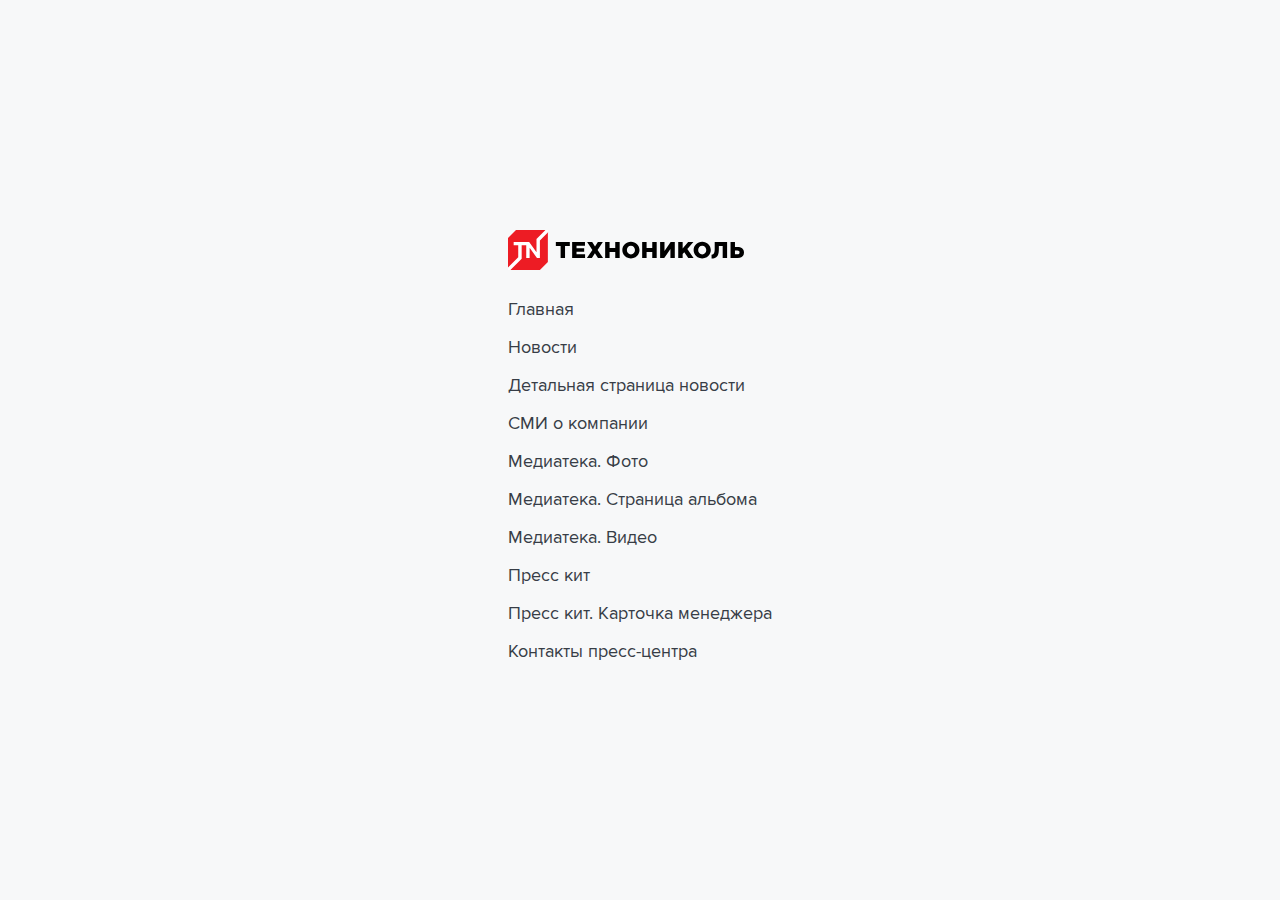
<file: index.html>
<!doctype html>
<html lang="ru">
<head>
    <meta charset="UTF-8">
    <meta name="viewport"
          content="width=device-width, user-scalable=no, initial-scale=1.0, maximum-scale=1.0, minimum-scale=1.0">
    <meta http-equiv="X-UA-Compatible" content="ie=edge">

    <title>Document</title>

    <link rel="stylesheet" href="css/main.css">
</head>
<body>

    <div class="start-wrap">
        <div class="start">
            <a href="/" class="header-logo"></a>

            <ul>
                <li><a href="main.html">Главная</a></li>
                <li><a href="news.html">Новости</a></li>
                <li><a href="news-detail.html">Детальная страница новости</a></li>
                <li><a href="about.html">СМИ о компании</a></li>
                <li><a href="media-photos.html">Медиатека. Фото</a></li>
                <li><a href="media-gallery.html">Медиатека. Страница альбома</a></li>
                <li><a href="media-videos.html">Медиатека. Видео</a></li>
                <li><a href="press-kit.html">Пресс кит</a></li>
                <li><a href="press-kit-detail.html">Пресс кит. Карточка менеджера</a></li>
                <li><a href="contacts.html">Контакты пресс-центра</a></li>
            </ul>
        </div>
    </div>

    <style>
        .start-wrap {
            display: flex;
            align-content: center;
            flex-flow: row wrap;
            justify-content: center;
            height: 100vh;
        }
        .start ul{
            padding-top: 20px;
        }
        a.header-logo {
            display: block;
        }
        .start a {
            font-size: 18px;
        }
        .start li {
            padding: 10px 0;
        }
        .start a:hover {
            text-decoration: underline;
        }
    </style>

</body>
</html>
</file>
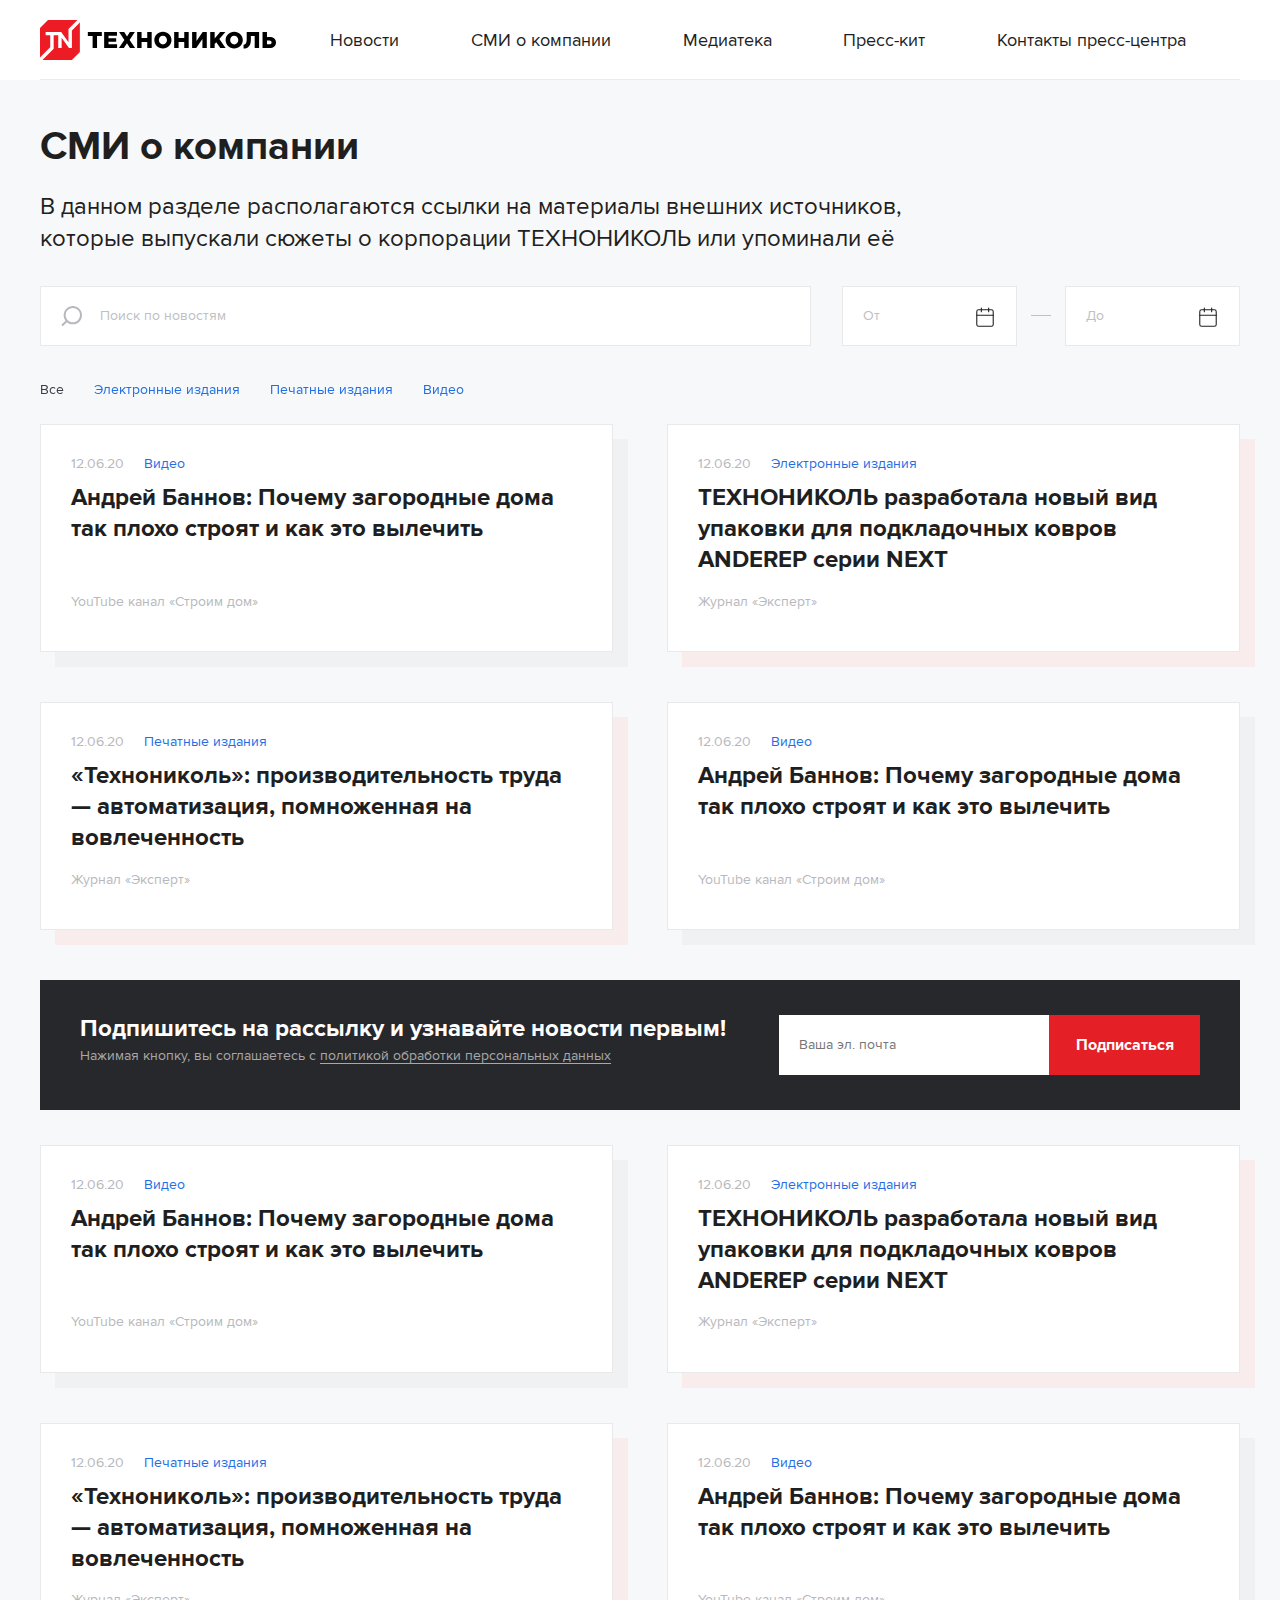
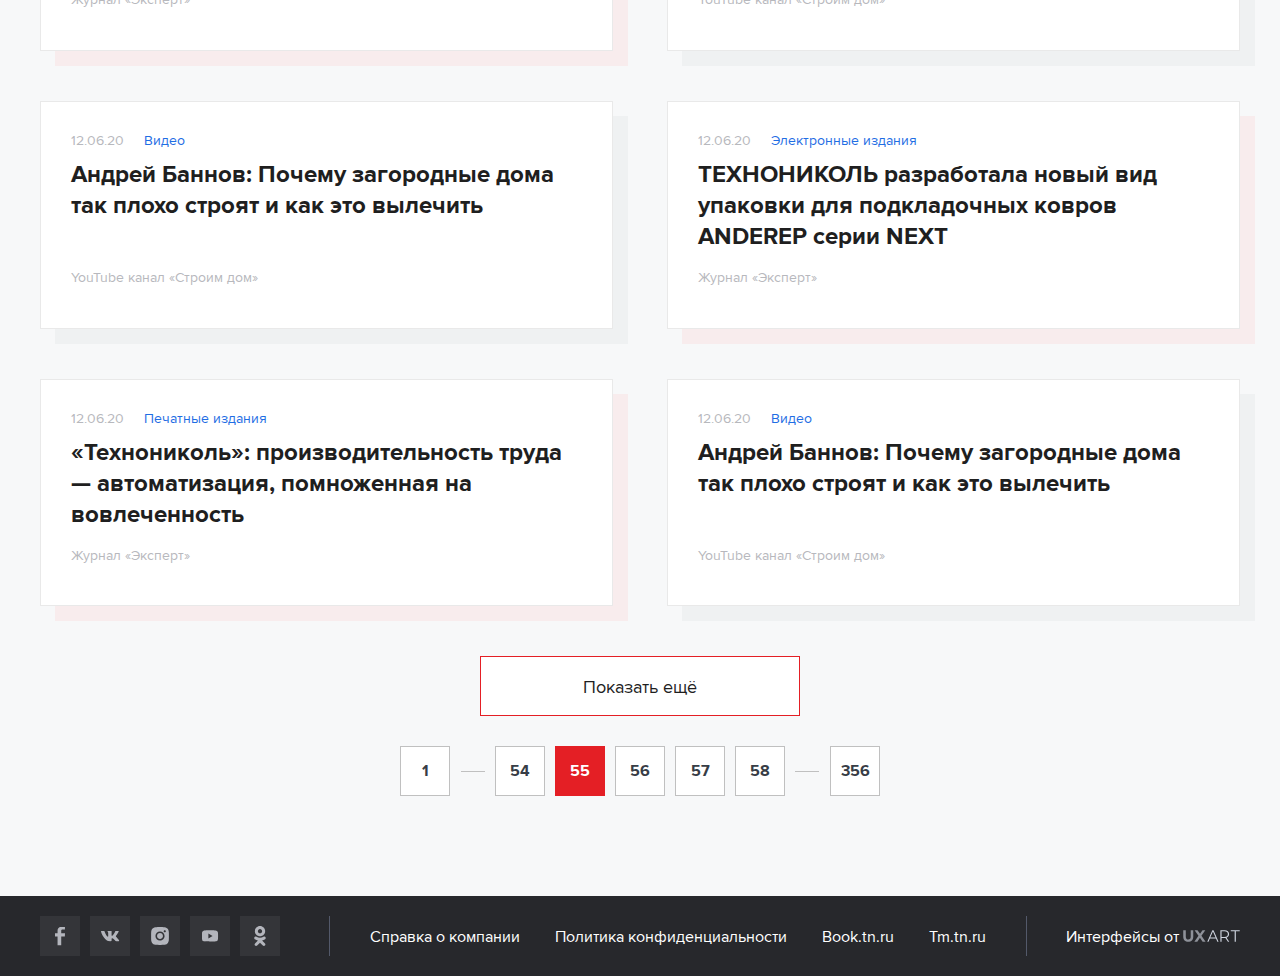
<file: about.html>
<!doctype html>
<html lang="ru">
<head>

    <meta charset="UTF-8">
    <meta name="viewport"
          content="width=device-width, user-scalable=no, initial-scale=1.0, maximum-scale=1.0, minimum-scale=1.0">
    <meta http-equiv="X-UA-Compatible" content="ie=edge">
    <title>Document</title>

    <link rel="stylesheet" href="js/carousel/assets/owl.carousel.min.css">
    <link rel="stylesheet" href="js/datepicker/css/datepicker.min.css">
    <link rel="stylesheet" href="js/fb/jquery.fancybox.min.css">
    <link rel="stylesheet" href="css/main.css">

</head>
<body>

<div class="wrap">
    <header>
        <div class="container">
            <div class="header-wrap">
                <a href="/" class="header-logo"></a>
                <nav>
                    <ul>
                        <li><a href="#">Новости</a></li>
                        <li><a href="#">СМИ о компании</a></li>
                        <li><a href="#">Медиатека</a></li>
                        <li><a href="#">Пресс-кит</a></li>
                        <li><a href="#">Контакты пресс-центра</a></li>
                    </ul>
                </nav>
                <div class="header-menu_open">
                    <span></span>
                </div>
            </div>
        </div>
    </header> <!-- header  -->

<div class="page">
    <div class="container">
        <h1 class="page-title">
            СМИ о компании
        </h1>

        <div class="page-dsc">
            В данном разделе располагаются ссылки на материалы внешних источников,<br>
            которые выпускали сюжеты о корпорации ТЕХНОНИКОЛЬ или упоминали её
        </div>

        <div class="filter">
            <div class="filter-row">
                <form class="filter-search">
                    <input type="text" name="s" placeholder="Поиск по новостям">
                </form>
                <form class="filter-date">
                    <div class="filter-item">
                        <input type="text" name="date-start" class="datepicker-here" placeholder="От">
                    </div>
                    <span class="filter-line"></span>
                    <div class="filter-item">
                        <input type="text" name="date-end"  class="datepicker-here" placeholder="До">
                    </div>
                </form>
            </div>
            <div class="filter-sections">
                <div class="filter-carousel js-filter-carousel owl-carousel">
                    <div class="item">
                        Все
                    </div>
                    <div class="item">
                        <a href="#">Электронные издания</a>
                    </div>
                    <div class="item">
                        <a href="#">Печатные издания</a>
                    </div>
                    <div class="item">
                        <a href="#">Видео</a>
                    </div>
                </div>
            </div>
        </div>

        <div class="reference">
            <div class="reference-enum">
                <div class="reference-item">
                    <div class="reference-wrap">
                        <div class="reference-info">
                            <span class="reference-date">
                                12.06.20
                            </span>
                            <a href="#" class="reference-section">Видео</a>
                        </div>
                        <a href="#" class="reference-title">
                            Андрей Баннов: Почему загородные дома так плохо строят и как это вылечить
                        </a>
                    </div>
                    <div class="reference-dsc">
                        YouTube канал «Строим дом»
                    </div>
                </div>
                <div class="reference-item -edition">
                    <div class="reference-wrap">
                        <div class="reference-info">
                            <span class="reference-date">
                                12.06.20
                            </span>
                            <a href="#" class="reference-section">Электронные издания</a>
                        </div>
                        <a href="#" class="reference-title">
                            ТЕХНОНИКОЛЬ разработала новый вид упаковки для подкладочных ковров ANDEREP серии NEXT
                        </a>
                    </div>
                    <div class="reference-dsc">
                        Журнал «Эксперт»
                    </div>
                </div>
                <div class="reference-item -edition">
                    <div class="reference-wrap">
                        <div class="reference-info">
                            <span class="reference-date">
                                12.06.20
                            </span>
                            <a href="#" class="reference-section">Печатные издания</a>
                        </div>
                        <a href="#" class="reference-title">
                            «Технониколь»: производительность труда — автоматизация, помноженная на вовлеченность
                        </a>
                    </div>
                    <div class="reference-dsc">
                        Журнал «Эксперт»
                    </div>
                </div>
                <div class="reference-item">
                    <div class="reference-wrap">
                        <div class="reference-info">
                            <span class="reference-date">
                                12.06.20
                            </span>
                            <a href="#" class="reference-section">Видео</a>
                        </div>
                        <a href="#" class="reference-title">
                            Андрей Баннов: Почему загородные дома так плохо строят и как это вылечить
                        </a>
                    </div>
                    <div class="reference-dsc">
                        YouTube канал «Строим дом»
                    </div>
                </div>

                <div class="sub sub-reference">
                    <div class="sub-dsc">
                        <div class="sub-title">
                            Подпишитесь на рассылку и узнавайте новости первым!
                        </div>
                        <div class="sub-info">
                            Нажимая кнопку, вы соглашаетесь с <a href="#">политикой обработки персональных данных</a>
                        </div>
                    </div>
                    <form action="sub.php" class="sub-form">
                        <div class="sub-input">
                            <input type="text" name="email" placeholder="Ваша эл. почта">
                        </div>
                        <button class="submit sub-button">Подписаться</button>
                    </form>

                    <div class="sub-info -mobile">
                        Нажимая кнопку, вы соглашаетесь с <a href="#">политикой обработки персональных данных</a>
                    </div>
                </div>

                <div class="reference-item">
                    <div class="reference-wrap">
                        <div class="reference-info">
                            <span class="reference-date">
                                12.06.20
                            </span>
                            <a href="#" class="reference-section">Видео</a>
                        </div>
                        <a href="#" class="reference-title">
                            Андрей Баннов: Почему загородные дома так плохо строят и как это вылечить
                        </a>
                    </div>
                    <div class="reference-dsc">
                        YouTube канал «Строим дом»
                    </div>
                </div>
                <div class="reference-item -edition">
                    <div class="reference-wrap">
                        <div class="reference-info">
                            <span class="reference-date">
                                12.06.20
                            </span>
                            <a href="#" class="reference-section">Электронные издания</a>
                        </div>
                        <a href="#" class="reference-title">
                            ТЕХНОНИКОЛЬ разработала новый вид упаковки для подкладочных ковров ANDEREP серии NEXT
                        </a>
                    </div>
                    <div class="reference-dsc">
                        Журнал «Эксперт»
                    </div>
                </div>
                <div class="reference-item -edition">
                    <div class="reference-wrap">
                        <div class="reference-info">
                            <span class="reference-date">
                                12.06.20
                            </span>
                            <a href="#" class="reference-section">Печатные издания</a>
                        </div>
                        <a href="#" class="reference-title">
                            «Технониколь»: производительность труда — автоматизация, помноженная на вовлеченность
                        </a>
                    </div>
                    <div class="reference-dsc">
                        Журнал «Эксперт»
                    </div>
                </div>
                <div class="reference-item">
                    <div class="reference-wrap">
                        <div class="reference-info">
                            <span class="reference-date">
                                12.06.20
                            </span>
                            <a href="#" class="reference-section">Видео</a>
                        </div>
                        <a href="#" class="reference-title">
                            Андрей Баннов: Почему загородные дома так плохо строят и как это вылечить
                        </a>
                    </div>
                    <div class="reference-dsc">
                        YouTube канал «Строим дом»
                    </div>
                </div>
                <div class="reference-item">
                    <div class="reference-wrap">
                        <div class="reference-info">
                            <span class="reference-date">
                                12.06.20
                            </span>
                            <a href="#" class="reference-section">Видео</a>
                        </div>
                        <a href="#" class="reference-title">
                            Андрей Баннов: Почему загородные дома так плохо строят и как это вылечить
                        </a>
                    </div>
                    <div class="reference-dsc">
                        YouTube канал «Строим дом»
                    </div>
                </div>
                <div class="reference-item -edition">
                    <div class="reference-wrap">
                        <div class="reference-info">
                            <span class="reference-date">
                                12.06.20
                            </span>
                            <a href="#" class="reference-section">Электронные издания</a>
                        </div>
                        <a href="#" class="reference-title">
                            ТЕХНОНИКОЛЬ разработала новый вид упаковки для подкладочных ковров ANDEREP серии NEXT
                        </a>
                    </div>
                    <div class="reference-dsc">
                        Журнал «Эксперт»
                    </div>
                </div>
                <div class="reference-item -edition">
                    <div class="reference-wrap">
                        <div class="reference-info">
                            <span class="reference-date">
                                12.06.20
                            </span>
                            <a href="#" class="reference-section">Печатные издания</a>
                        </div>
                        <a href="#" class="reference-title">
                            «Технониколь»: производительность труда — автоматизация, помноженная на вовлеченность
                        </a>
                    </div>
                    <div class="reference-dsc">
                        Журнал «Эксперт»
                    </div>
                </div>
                <div class="reference-item">
                    <div class="reference-wrap">
                        <div class="reference-info">
                            <span class="reference-date">
                                12.06.20
                            </span>
                            <a href="#" class="reference-section">Видео</a>
                        </div>
                        <a href="#" class="reference-title">
                            Андрей Баннов: Почему загородные дома так плохо строят и как это вылечить
                        </a>
                    </div>
                    <div class="reference-dsc">
                        YouTube канал «Строим дом»
                    </div>
                </div>
            </div>
        </div> <!-- about -->

        <div class="navigation">
            <a href="#" class="navigation-next">Показать ещё</a>
            <ul>
                <li class="first"><a href="#">1</a></li>
                <li><a href="#">54</a></li>
                <li class="current"><a href="#">55</a></li>
                <li><a href="#">56</a></li>
                <li><a href="#">57</a></li>
                <li><a href="#">58</a></li>
                <li class="last"><a href="#">356</a></li>
            </ul>
        </div>
    </div>
</div>

</div> <!-- wrap -->

<footer>
    <div class="container">
        <div class="footer-wrap">
            <ul class="footer-social">
                <li class="footer-social-item -fb"><a href="#"></a></li>
                <li class="footer-social-item -vk"><a href="#"></a></li>
                <li class="footer-social-item -ig"><a href="#"></a></li>
                <li class="footer-social-item -yt"><a href="#"></a></li>
                <li class="footer-social-item -ok"><a href="#"></a></li>
            </ul>
            <div class="footer-links">
                <ul>
                    <li><a href="#">Справка о компании</a></li>
                    <li><a href="#">Политика конфиденциальности</a></li>
                    <li><a href="#">Book.tn.ru</a></li>
                    <li><a href="#">Tm.tn.ru</a></li>
                </ul>
            </div>
            <a href="#" class="uxart-link">Интерфейсы от <span class="uxart-logo"></span></a>
        </div>
    </div>
</footer> <!-- footer -->

<script src="js/jquery-1.9.1.min.js"></script>
<script src="js/carousel/owl.carousel.min.js"></script>
<script src="js/datepicker/js/datepicker.min.js"></script>
<script src="js/fb/jquery.fancybox.min.js"></script>
<script src="js/main.js"></script>

</body>
</html>
</file>
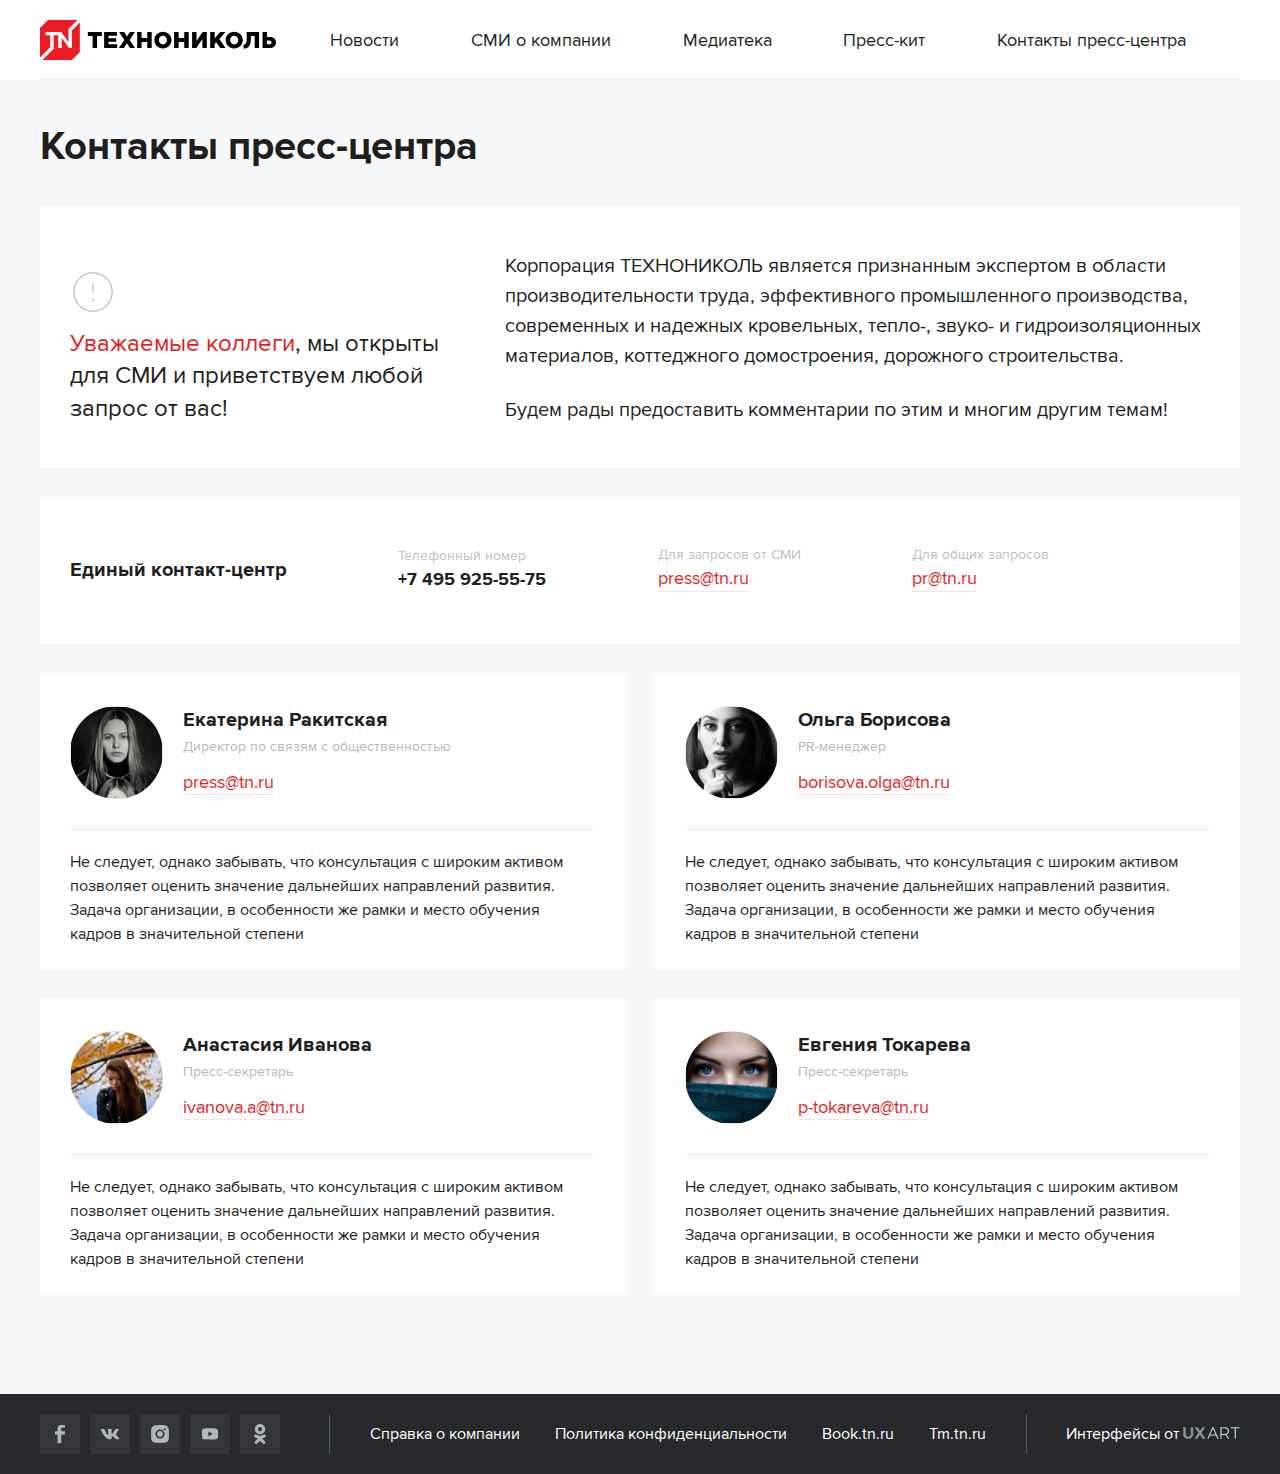
<file: contacts.html>
<!doctype html>
<html lang="ru">
<head>

    <meta charset="UTF-8">
    <meta name="viewport"
          content="width=device-width, user-scalable=no, initial-scale=1.0, maximum-scale=1.0, minimum-scale=1.0">
    <meta http-equiv="X-UA-Compatible" content="ie=edge">
    <title>Document</title>

    <link rel="stylesheet" href="js/carousel/assets/owl.carousel.min.css">
    <link rel="stylesheet" href="js/datepicker/css/datepicker.min.css">
    <link rel="stylesheet" href="js/fb/jquery.fancybox.min.css">
    <link rel="stylesheet" href="css/main.css">

</head>
<body>

<div class="wrap">
    <header>
        <div class="container">
            <div class="header-wrap">
                <a href="/" class="header-logo"></a>
                <nav>
                    <ul>
                        <li><a href="#">Новости</a></li>
                        <li><a href="#">СМИ о компании</a></li>
                        <li><a href="#">Медиатека</a></li>
                        <li><a href="#">Пресс-кит</a></li>
                        <li><a href="#">Контакты пресс-центра</a></li>
                    </ul>
                </nav>
                <div class="header-menu_open">
                    <span></span>
                </div>
            </div>
        </div>
    </header> <!-- header  -->

<div class="page">
    <div class="container">
        <h1 class="page-title">
            Контакты пресс-центра
        </h1>

        <div class="comtacts">
            <div class="comtacts-main">
                <div class="contacts-main-info">
                    <span>Уважаемые коллеги</span>, мы открыты для СМИ и приветствуем любой запрос от вас!
                </div>
                <div class="contacts-main-text content_">
                    <p>Корпорация ТЕХНОНИКОЛЬ является признанным экспертом в области производительности труда, эффективного промышленного производства, современных и надежных кровельных, тепло-, звуко- и гидроизоляционных материалов, коттеджного домостроения, дорожного строительства.</p>
                    <p>Будем рады предоставить комментарии по этим и многим другим темам!</p>
                </div>
            </div>

            <div class="contacts-list">
                <div class="contacts-list-title">
                    Единый контакт-центр
                </div>
                <div class="contacts-list-box">
                    <div class="contacts-dsc">
                        Телефонный номер
                    </div>
                    <a href="tel:+7 495 925-55-75" class="contacts-phone">
                        +7 495 925-55-75
                    </a>
                </div>
                <div class="contacts-list-box">
                    <div class="contacts-dsc">
                        Для запросов от СМИ
                    </div>
                    <a href="mailto:press@tn.ru" class="contacts-list-email">
                        press@tn.ru
                    </a>
                </div>
                <div class="contacts-list-box">
                    <div class="contacts-dsc">
                        Для общих запросов
                    </div>
                    <a href="mailto:pr@tn.ru" class="contacts-list-email">
                        pr@tn.ru
                    </a>
                </div>
            </div>

            <div class="contacts-manager-enum">
                <div class="contacts-manager-item">
                    <div class="contacts-manager-wrap">
                        <div class="contacts-manager-image">
                            <img src="images/image-68.jpg" alt="">
                        </div>
                        <div class="contacts-manager-info">
                            <div class="contacts-manager-name">
                                Екатерина Ракитская
                            </div>
                            <div class="contacts-manager-dsc">
                                Директор по связям с общественностью
                            </div>
                            <a href="mailto:press@tn.ru" class="contacts-list-email">
                                press@tn.ru
                            </a>
                        </div>
                    </div>
                    <div class="contacts-manager-content">
                        Не следует, однако забывать, что консультация с широким активом позволяет оценить значение дальнейших направлений развития. Задача организации, в особенности же рамки и место обучения кадров в значительной степени
                    </div>
                </div>
                <div class="contacts-manager-item">
                    <div class="contacts-manager-wrap">
                        <div class="contacts-manager-image">
                            <img src="images/image-69.jpg" alt="">
                        </div>
                        <div class="contacts-manager-info">
                            <div class="contacts-manager-name">
                                Ольга Борисова
                            </div>
                            <div class="contacts-manager-dsc">
                                PR-менеджер
                            </div>
                            <a href="mailto:press@tn.ru" class="contacts-list-email">
                                borisova.olga@tn.ru
                            </a>
                        </div>
                    </div>
                    <div class="contacts-manager-content">
                        Не следует, однако забывать, что консультация с широким активом позволяет оценить значение дальнейших направлений развития. Задача организации, в особенности же рамки и место обучения кадров в значительной степени
                    </div>
                </div>
                <div class="contacts-manager-item">
                    <div class="contacts-manager-wrap">
                        <div class="contacts-manager-image">
                            <img src="images/image-70.jpg" alt="">
                        </div>
                        <div class="contacts-manager-info">
                            <div class="contacts-manager-name">
                                Анастасия Иванова
                            </div>
                            <div class="contacts-manager-dsc">
                                Пресс-секретарь
                            </div>
                            <a href="mailto:press@tn.ru" class="contacts-list-email">
                                ivanova.a@tn.ru
                            </a>
                        </div>
                    </div>
                    <div class="contacts-manager-content">
                        Не следует, однако забывать, что консультация с широким активом позволяет оценить значение дальнейших направлений развития. Задача организации, в особенности же рамки и место обучения кадров в значительной степени
                    </div>
                </div>
                <div class="contacts-manager-item">
                    <div class="contacts-manager-wrap">
                        <div class="contacts-manager-image">
                            <img src="images/image-71.jpg" alt="">
                        </div>
                        <div class="contacts-manager-info">
                            <div class="contacts-manager-name">
                                Евгения Токарева
                            </div>
                            <div class="contacts-manager-dsc">
                                Пресс-секретарь
                            </div>
                            <a href="mailto:press@tn.ru" class="contacts-list-email">
                                p-tokareva@tn.ru
                            </a>
                        </div>
                    </div>
                    <div class="contacts-manager-content">
                        Не следует, однако забывать, что консультация с широким активом позволяет оценить значение дальнейших направлений развития. Задача организации, в особенности же рамки и место обучения кадров в значительной степени
                    </div>
                </div>
            </div>
        </div>

    </div>
</div>

</div> <!-- wrap -->

<footer>
    <div class="container">
        <div class="footer-wrap">
            <ul class="footer-social">
                <li class="footer-social-item -fb"><a href="#"></a></li>
                <li class="footer-social-item -vk"><a href="#"></a></li>
                <li class="footer-social-item -ig"><a href="#"></a></li>
                <li class="footer-social-item -yt"><a href="#"></a></li>
                <li class="footer-social-item -ok"><a href="#"></a></li>
            </ul>
            <div class="footer-links">
                <ul>
                    <li><a href="#">Справка о компании</a></li>
                    <li><a href="#">Политика конфиденциальности</a></li>
                    <li><a href="#">Book.tn.ru</a></li>
                    <li><a href="#">Tm.tn.ru</a></li>
                </ul>
            </div>
            <a href="#" class="uxart-link">Интерфейсы от <span class="uxart-logo"></span></a>
        </div>
    </div>
</footer> <!-- footer -->

<script src="js/jquery-1.9.1.min.js"></script>
<script src="js/carousel/owl.carousel.min.js"></script>
<script src="js/datepicker/js/datepicker.min.js"></script>
<script src="js/fb/jquery.fancybox.min.js"></script>
<script src="js/main.js"></script>

</body>
</html>
</file>
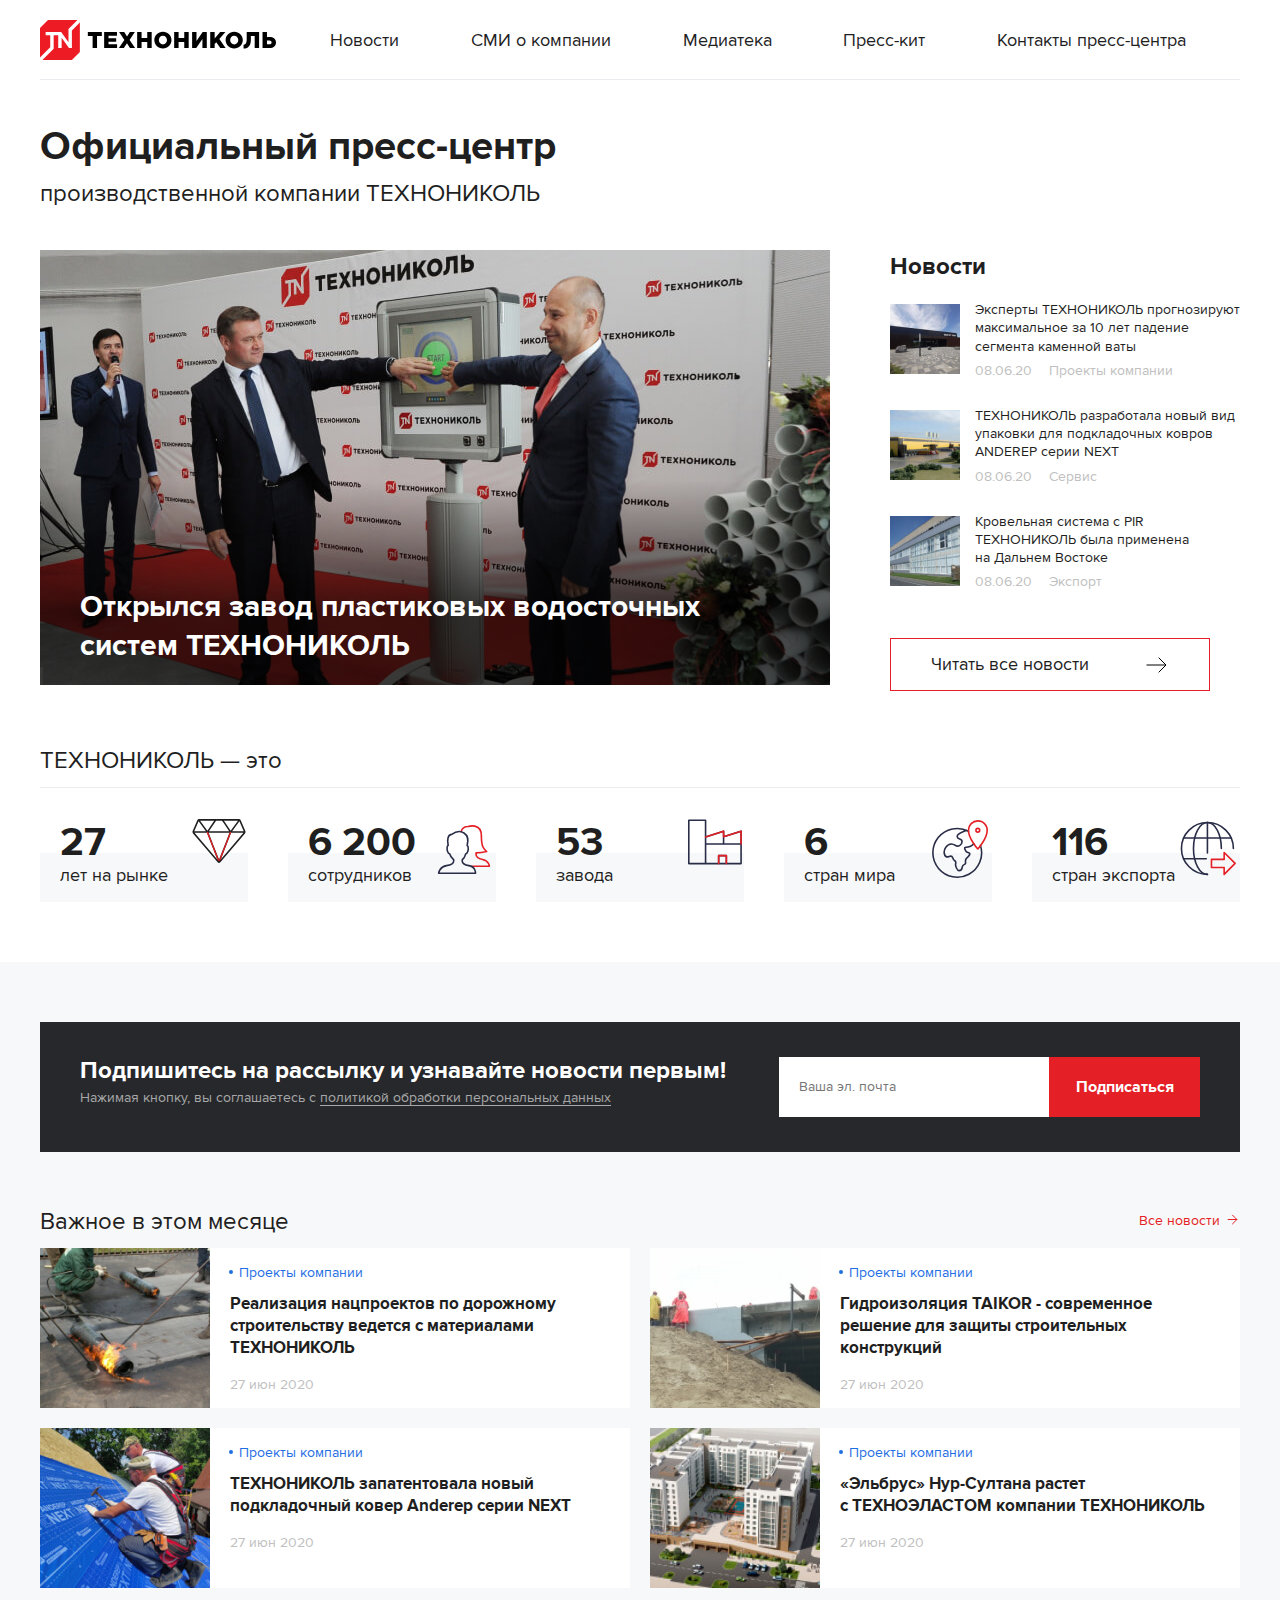
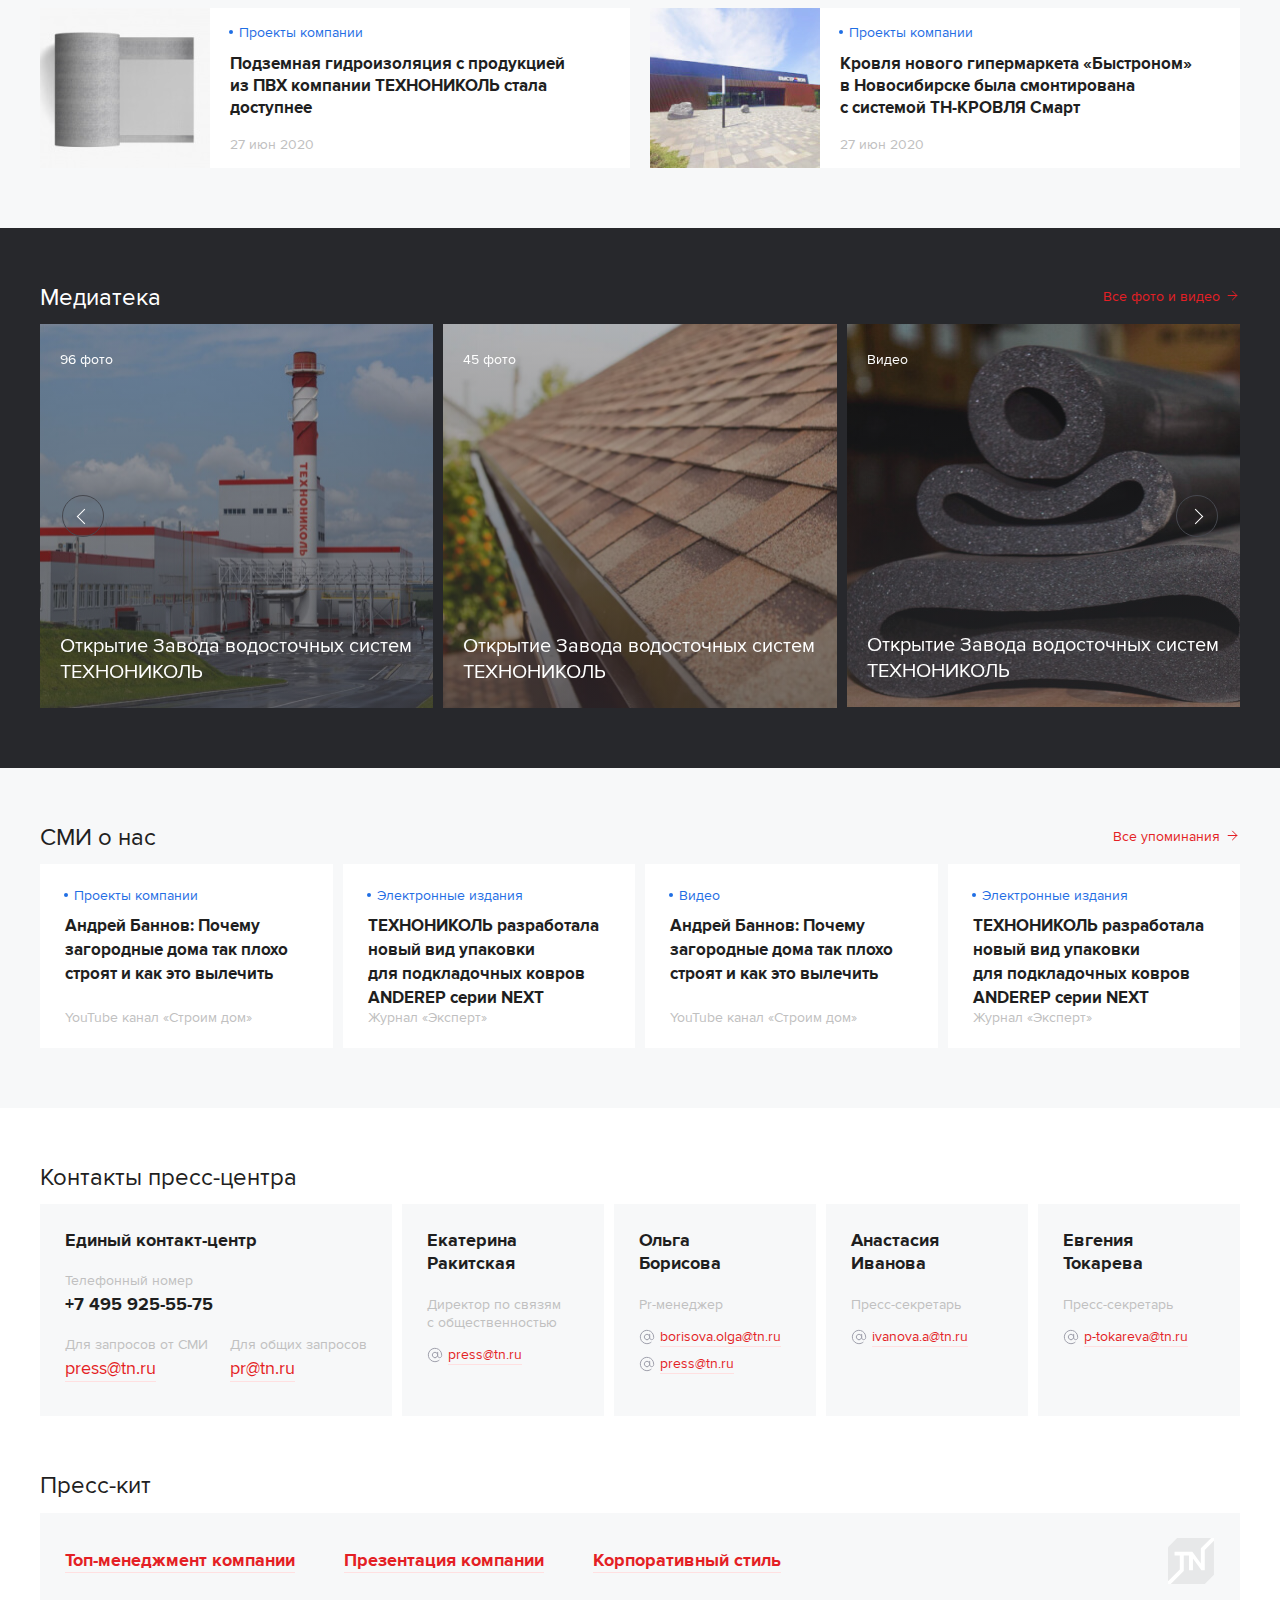
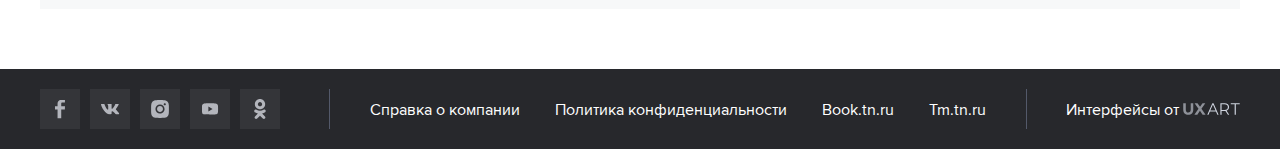
<file: main.html>
<!doctype html>
<html lang="ru">
<head>

    <meta charset="UTF-8">
    <meta name="viewport"
          content="width=device-width, user-scalable=no, initial-scale=1.0, maximum-scale=1.0, minimum-scale=1.0">
    <meta http-equiv="X-UA-Compatible" content="ie=edge">
    <title>Document</title>

    <link rel="stylesheet" href="js/carousel/assets/owl.carousel.min.css">
    <link rel="stylesheet" href="js/datepicker/css/datepicker.min.css">
    <link rel="stylesheet" href="js/fb/jquery.fancybox.min.css">
    <link rel="stylesheet" href="css/main.css">

</head>
<body>

<div class="wrap">
    <header>
        <div class="container">
            <div class="header-wrap">
                <a href="/" class="header-logo"></a>
                <nav>
                    <ul>
                        <li><a href="#">Новости</a></li>
                        <li><a href="#">СМИ о компании</a></li>
                        <li><a href="#">Медиатека</a></li>
                        <li><a href="#">Пресс-кит</a></li>
                        <li><a href="#">Контакты пресс-центра</a></li>
                    </ul>
                </nav>
                <div class="header-menu_open">
                    <span></span>
                </div>
            </div>
        </div>
    </header> <!-- header  -->

    <div class="main">
        <div class="container">
            <h1 class="main-title">
                Официальный пресс-центр
                <span>производственной компании ТЕХНОНИКОЛЬ</span>
            </h1>
            <div class="main-wrap">
                <a href="#" class="main-first">
                    <div class="main-first-title">
                        Открылся завод пластиковых водосточных систем ТЕХНОНИКОЛЬ
                    </div>
                    <img src="images/image-1.jpg" alt="">
                </a>
                <div class="main-list">
                    <div class="main-list-title">
                        Новости
                    </div>

                    <div class="main-enum">
                        <div class="main-item">
                            <a href="#" class="main-item-picture">
                                <img src="images/image-2.jpg" alt="">
                            </a>
                            <div class="main-item-dsc">
                                <a href="#" class="main-item-title">
                                    Эксперты ТЕХНОНИКОЛЬ прогнозируют максимальное за 10 лет падение сегмента каменной ваты
                                </a>
                                <div class="main-item-info">
                                    <div class="main-item-date">
                                        08.06.20
                                    </div>
                                    <div class="main-item-type">
                                        Проекты компании
                                    </div>
                                </div>
                            </div>
                        </div>
                        <div class="main-item">
                            <a href="#" class="main-item-picture">
                                <img src="images/image-3.jpg" alt="">
                            </a>
                            <div class="main-item-dsc">
                                <a href="#" class="main-item-title">
                                    ТЕХНОНИКОЛЬ разработала новый вид упаковки для подкладочных ковров ANDEREP серии NEXT
                                </a>
                                <div class="main-item-info">
                                    <div class="main-item-date">
                                        08.06.20
                                    </div>
                                    <div class="main-item-type">
                                        Сервис
                                    </div>
                                </div>
                            </div>
                        </div>
                        <div class="main-item">
                            <a href="#" class="main-item-picture">
                                <img src="images/image-4.jpg" alt="">
                            </a>
                            <div class="main-item-dsc">
                                <a href="#" class="main-item-title">
                                    Кровельная система с PIR ТЕХНОНИКОЛЬ была применена на Дальнем Востоке
                                </a>
                                <div class="main-item-info">
                                    <div class="main-item-date">
                                        08.06.20
                                    </div>
                                    <div class="main-item-type">
                                        Экспорт
                                    </div>
                                </div>
                            </div>
                        </div>
                        <div class="main-item">
                            <a href="#" class="main-item-picture">
                                <img src="images/image-3.jpg" alt="">
                            </a>
                            <div class="main-item-dsc">
                                <a href="#" class="main-item-title">
                                    ТЕХНОНИКОЛЬ разработала новый вид упаковки для подкладочных ковров ANDEREP серии NEXT
                                </a>
                                <div class="main-item-info">
                                    <div class="main-item-date">
                                        08.06.20
                                    </div>
                                    <div class="main-item-type">
                                        Сервис
                                    </div>
                                </div>
                            </div>
                        </div>
                    </div>

                    <a href="#" class="main-more">
                        Читать все новости
                    </a>

                </div>
            </div>
        </div>
    </div> <!-- main -->

    <div class="technonicol">
        <div class="container">
            <div class="technonicol-title">
                ТЕХНОНИКОЛЬ — это
            </div>
            <div class="technonicol-enum">
                <div class="technonicol-item">
                    <div class="technonicol-ttl">
                        <span>27</span>
                        лет на рынке
                    </div>
                    <img src="images/icon-1.svg" alt="">
                </div>
                <div class="technonicol-item">
                    <div class="technonicol-ttl">
                        <span>6 200</span>
                        сотрудников
                    </div>
                    <img src="images/icon-2.svg" alt="">
                </div>
                <div class="technonicol-item">
                    <div class="technonicol-ttl">
                        <span>53</span>
                        завода
                    </div>
                    <img src="images/icon-3.svg" alt="">
                </div>
                <div class="technonicol-item">
                    <div class="technonicol-ttl">
                        <span>6</span>
                        стран мира
                    </div>
                    <img src="images/icon-4.svg" alt="">
                </div>
                <div class="technonicol-item">
                    <div class="technonicol-ttl">
                        <span>116</span>
                        стран экспорта
                    </div>
                    <img src="images/icon-5.svg" alt="">
                </div>
            </div>
        </div>
    </div> <!-- technonicol -->

    <div class="important">
        <div class="container">

            <div class="sub sub-important">
                <div class="sub-dsc">
                    <div class="sub-title">
                        Подпишитесь на рассылку и узнавайте новости первым!
                    </div>
                    <div class="sub-info">
                        Нажимая кнопку, вы соглашаетесь с <a href="#">политикой обработки персональных данных</a>
                    </div>
                </div>
                <form action="sub.php" class="sub-form">
                    <div class="sub-input">
                        <input type="text" name="email" placeholder="Ваша эл. почта">
                    </div>
                    <button class="submit sub-button">Подписаться</button>
                </form>

                <div class="sub-info -mobile">
                    Нажимая кнопку, вы соглашаетесь с <a href="#">политикой обработки персональных данных</a>
                </div>
            </div> <!-- sub -->

            <div class="title-more">
                <span>Важное в этом месяце</span>
                <a href="#">Все новости</a>
            </div>

            <div class="important-enum">
                <div class="important-item">
                    <a href="#" class="important-image">
                        <picture>
                            <source media="(max-width: 767px)" srcset="images/image-14.jpg">
                            <img src="images/image-5.jpg">
                        </picture>
                    </a>
                    <div class="important-content">
                        <div class="important-section">
                            Проекты компании
                        </div>
                        <a href="#" class="important-link">
                            Реализация нацпроектов по дорожному строительству ведется с материалами ТЕХНОНИКОЛЬ
                        </a>
                        <div class="important-date">
                            27 июн 2020
                        </div>
                    </div>
                </div>
                <div class="important-item">
                    <a href="#" class="important-image">
                        <picture>
                            <source media="(max-width: 767px)" srcset="images/image-15.jpg">
                            <img src="images/image-6.jpg">
                        </picture>
                    </a>
                    <div class="important-content">
                        <div class="important-section">
                            Проекты компании
                        </div>
                        <a href="#" class="important-link">
                            Гидроизоляция TAIKOR - современное решение для защиты строительных конструкций
                        </a>
                        <div class="important-date">
                            27 июн 2020
                        </div>
                    </div>
                </div>
                <div class="important-item">
                    <a href="#" class="important-image">
                        <picture>
                            <source media="(max-width: 767px)" srcset="images/image-16.jpg">
                            <img src="images/image-7.jpg">
                        </picture>
                    </a>
                    <div class="important-content">
                        <div class="important-section">
                            Проекты компании
                        </div>
                        <a href="#" class="important-link">
                            ТЕХНОНИКОЛЬ запатентовала новый подкладочный ковер Anderep серии NEXT
                        </a>
                        <div class="important-date">
                            27 июн 2020
                        </div>
                    </div>
                </div>
                <div class="important-item">
                    <a href="#" class="important-image">
                        <picture>
                            <source media="(max-width: 767px)" srcset="images/image-17.jpg">
                            <img src="images/image-8.jpg">
                        </picture>
                    </a>
                    <div class="important-content">
                        <div class="important-section">
                            Проекты компании
                        </div>
                        <a href="#" class="important-link">
                            «Эльбрус» Нур-Султана растет с ТЕХНОЭЛАСТОМ компании ТЕХНОНИКОЛЬ
                        </a>
                        <div class="important-date">
                            27 июн 2020
                        </div>
                    </div>
                </div>
                <div class="important-item">
                    <a href="#" class="important-image">
                        <img src="images/image-9.jpg" alt="">
                    </a>
                    <div class="important-content">
                        <div class="important-section">
                            Проекты компании
                        </div>
                        <a href="#" class="important-link">
                            Подземная гидроизоляция с продукцией из ПВХ компании ТЕХНОНИКОЛЬ стала доступнее
                        </a>
                        <div class="important-date">
                            27 июн 2020
                        </div>
                    </div>
                </div>
                <div class="important-item">
                    <a href="#" class="important-image">
                        <img src="images/image-10.jpg" alt="">
                    </a>
                    <div class="important-content">
                        <div class="important-section">
                            Проекты компании
                        </div>
                        <a href="#" class="important-link">
                            Кровля нового гипермаркета «Быстроном» в Новосибирске была смонтирована с системой ТН-КРОВЛЯ Смарт
                        </a>
                        <div class="important-date">
                            27 июн 2020
                        </div>
                    </div>
                </div>
            </div>

            <a href="#" class="more-mobile">
                <span>Все новости</span>
            </a>

        </div>
    </div> <!-- important -->

    <div class="mediabox">
        <div class="container">
            <div class="title-more -white">
                <span>Медиатека</span>
                <a href="#">Все фото и видео</a>
            </div>
            <div class="mediabox-carousel owl-carousel js-mediabox">
                <div class="media-item">
                    <a href="#">
                        <img src="images/image-11.jpg" alt="">
                    </a>
                    <div class="media-item-wrap">
                        <div class="media-count">96 фото</div>
                        <a href="#" class="media-download">Скачать альбом</a>
                    </div>
                    <div class="media-item-title">
                        Открытие Завода водосточных систем ТЕХНОНИКОЛЬ
                    </div>
                </div>
                <div class="media-item">
                    <a href="#">
                        <img src="images/image-12.jpg" alt="">
                    </a>
                    <div class="media-item-wrap">
                        <div class="media-count">45 фото</div>
                        <a href="#" class="media-download">Скачать альбом</a>
                    </div>
                    <div class="media-item-title">
                        Открытие Завода водосточных систем ТЕХНОНИКОЛЬ
                    </div>
                </div>
                <div class="media-item">
                    <a href="#">
                        <img src="images/image-13.jpg" alt="">
                    </a>
                    <div class="media-item-wrap">
                        <div class="media-count">Видео</div>
                    </div>
                    <div class="media-item-title">
                        Открытие Завода водосточных систем ТЕХНОНИКОЛЬ
                    </div>
                </div>
                <div class="media-item">
                    <a href="#">
                        <img src="images/image-11.jpg" alt="">
                    </a>
                    <div class="media-item-wrap">
                        <div class="media-count">96 фото</div>
                        <a href="#" class="media-download">Скачать альбом</a>
                    </div>
                    <div class="media-item-title">
                        Открытие Завода водосточных систем ТЕХНОНИКОЛЬ
                    </div>
                </div>
            </div>
            <a href="#" class="more-mobile">
                <span>Все фото и видео</span>
            </a>
        </div>
    </div> <!-- mediabox -->

    <div class="about">
        <div class="container">
            <div class="title-more">
                <span>СМИ о нас</span>
                <a href="#">Все упоминания</a>
            </div>
            <div class="about-enum">
                <div class="about-item">
                    <div class="about-box">
                        <div class="important-section">
                            Проекты компании
                        </div>
                        <a href="#" class="about-title">
                            Андрей Баннов: Почему загородные дома так плохо строят и как это вылечить
                        </a>
                    </div>
                    <div class="about-dsc">
                        YouTube канал «Строим дом»
                    </div>
                </div>
                <div class="about-item">
                    <div class="about-box">
                        <div class="important-section">
                            Электронные издания
                        </div>
                        <a href="#" class="about-title">
                            ТЕХНОНИКОЛЬ разработала новый вид упаковки для подкладочных ковров ANDEREP серии NEXT
                        </a>
                    </div>
                    <div class="about-dsc">
                        Журнал «Эксперт»
                    </div>
                </div>
                <div class="about-item">
                    <div class="about-box">
                        <div class="important-section">
                            Видео
                        </div>
                        <a href="#" class="about-title">
                            Андрей Баннов: Почему загородные дома так плохо строят и как это вылечить
                        </a>
                    </div>
                    <div class="about-dsc">
                        YouTube канал «Строим дом»
                    </div>
                </div>
                <div class="about-item">
                    <div class="about-box">
                        <div class="important-section">
                            Электронные издания
                        </div>
                        <a href="#" class="about-title">
                            ТЕХНОНИКОЛЬ разработала новый вид упаковки для подкладочных ковров ANDEREP серии NEXT
                        </a>
                    </div>
                    <div class="about-dsc">
                        Журнал «Эксперт»
                    </div>
                </div>
            </div>

            <a href="#" class="more-mobile">
                <span>Все упоминания</span>
            </a>
        </div>
    </div> <!-- about -->

    <div class="contacts">
        <div class="container">
            <div class="title-more">
                <span>Контакты пресс-центра</span>
            </div>
            <div class="contacts-enum">
                <div class="contacts-item -first">
                    <div class="contacts-title">
                        Единый контакт-центр
                    </div>
                    <div class="contacts-container">
                        <div>
                            <div class="contacts-dsc">
                                Телефонный номер
                            </div>
                            <a href="tel:+7 495 925-55-75" class="contacts-phone">
                                +7 495 925-55-75
                            </a>
                        </div>
                        <div class="contacts-wrap">
                            <div>
                                <div class="contacts-dsc">
                                    Для запросов от СМИ
                                </div>
                                <a href="mailto:press@tn.ru">press@tn.ru</a>
                            </div>
                            <div>
                                <div class="contacts-dsc">
                                    Для общих запросов
                                </div>
                                <a href="mailto:pr@tn.ru">pr@tn.ru</a>
                            </div>
                        </div>
                    </div>
                </div>
                <div class="contacts-item">
                    <div class="contacts-title">
                        Екатерина<br> Ракитская
                    </div>
                    <div class="contacts-dsc">
                        Директор по связям с общественностью
                    </div>
                    <div class="contacts-emails">
                        <a href="tel:+7 495 925-55-75" class="contacts-email">
                            press@tn.ru
                        </a>
                    </div>
                </div>
                <div class="contacts-item">
                    <div class="contacts-title">
                        Ольга<br>
                        Борисова
                    </div>
                    <div class="contacts-dsc">
                        Pr-менеджер
                    </div>
                    <div class="contacts-emails">
                        <a href="tel:+7 495 925-55-75" class="contacts-email">
                            borisova.olga@tn.ru
                        </a>
                        <a href="tel:+7 495 925-55-75" class="contacts-email">
                            press@tn.ru
                        </a>
                    </div>
                </div>
                <div class="contacts-item">
                    <div class="contacts-title">
                        Анастасия<br>
                        Иванова
                    </div>
                    <div class="contacts-dsc">
                        Пресс-секретарь
                    </div>
                    <div class="contacts-emails">
                        <a href="tel:+7 495 925-55-75" class="contacts-email">
                            ivanova.a@tn.ru
                        </a>
                    </div>
                </div>
                <div class="contacts-item">
                    <div class="contacts-title">
                        Евгения<br>
                        Токарева
                    </div>
                    <div class="contacts-dsc">
                        Пресс-секретарь
                    </div>
                    <div class="contacts-emails">
                        <a href="tel:+7 495 925-55-75" class="contacts-email">
                            p-tokareva@tn.ru
                        </a>
                    </div>
                </div>
            </div>
        </div>
    </div> <!-- contacts -->

    <div class="kit">
        <div class="container">
            <div class="title-more">
                <span>Пресс-кит</span>
            </div>
            <div class="kit-links">
                <ul>
                    <li><a href="#">Топ-менеджмент компании</a></li>
                    <li><a href="#">Презентация компании</a></li>
                    <li><a href="#">Корпоративный стиль</a></li>
                </ul>
            </div>
        </div>
    </div> <!-- kit -->

</div> <!-- wrap -->

<footer>
    <div class="container">
        <div class="footer-wrap">
            <ul class="footer-social">
                <li class="footer-social-item -fb"><a href="#"></a></li>
                <li class="footer-social-item -vk"><a href="#"></a></li>
                <li class="footer-social-item -ig"><a href="#"></a></li>
                <li class="footer-social-item -yt"><a href="#"></a></li>
                <li class="footer-social-item -ok"><a href="#"></a></li>
            </ul>
            <div class="footer-links">
                <ul>
                    <li><a href="#">Справка о компании</a></li>
                    <li><a href="#">Политика конфиденциальности</a></li>
                    <li><a href="#">Book.tn.ru</a></li>
                    <li><a href="#">Tm.tn.ru</a></li>
                </ul>
            </div>
            <a href="#" class="uxart-link">Интерфейсы от <span class="uxart-logo"></span></a>
        </div>
    </div>
</footer> <!-- footer -->

<script src="js/jquery-1.9.1.min.js"></script>
<script src="js/carousel/owl.carousel.min.js"></script>
<script src="js/datepicker/js/datepicker.min.js"></script>
<script src="js/fb/jquery.fancybox.min.js"></script>
<script src="js/main.js"></script>

</body>
</html>
</file>
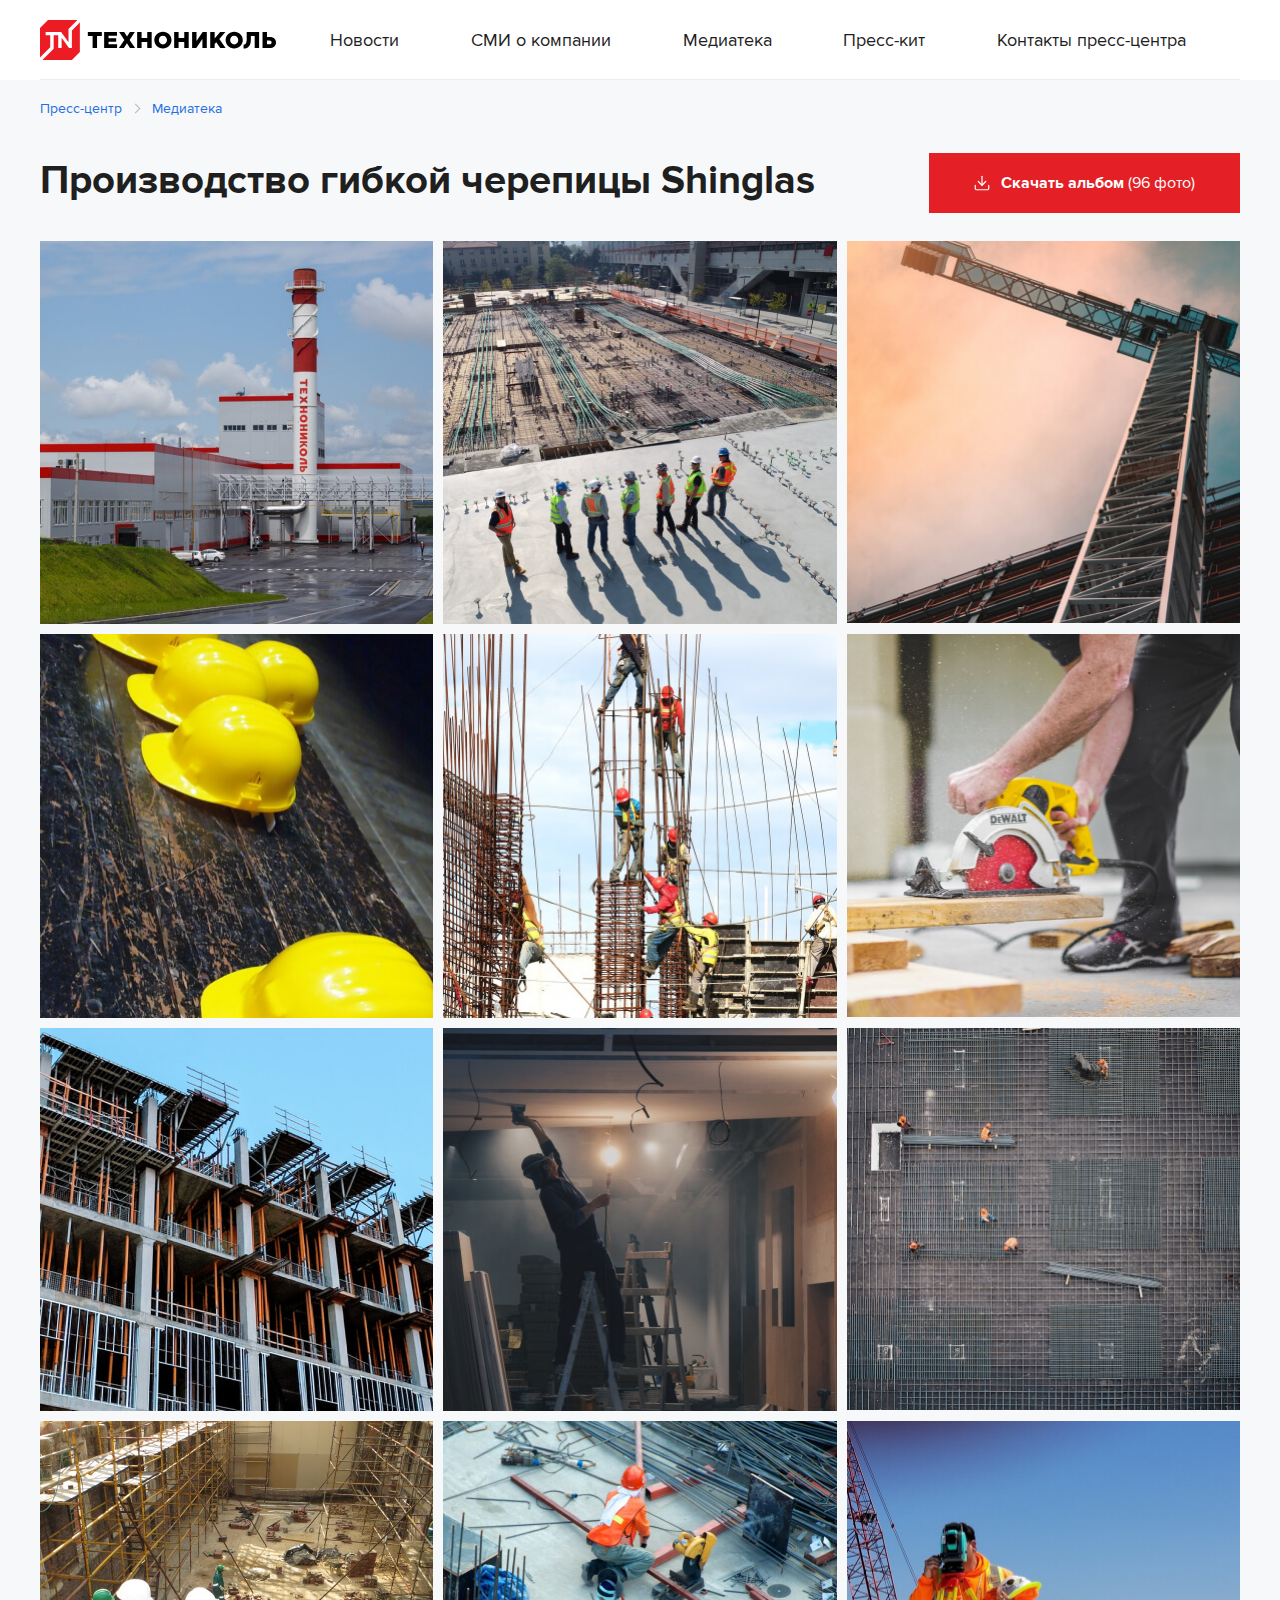
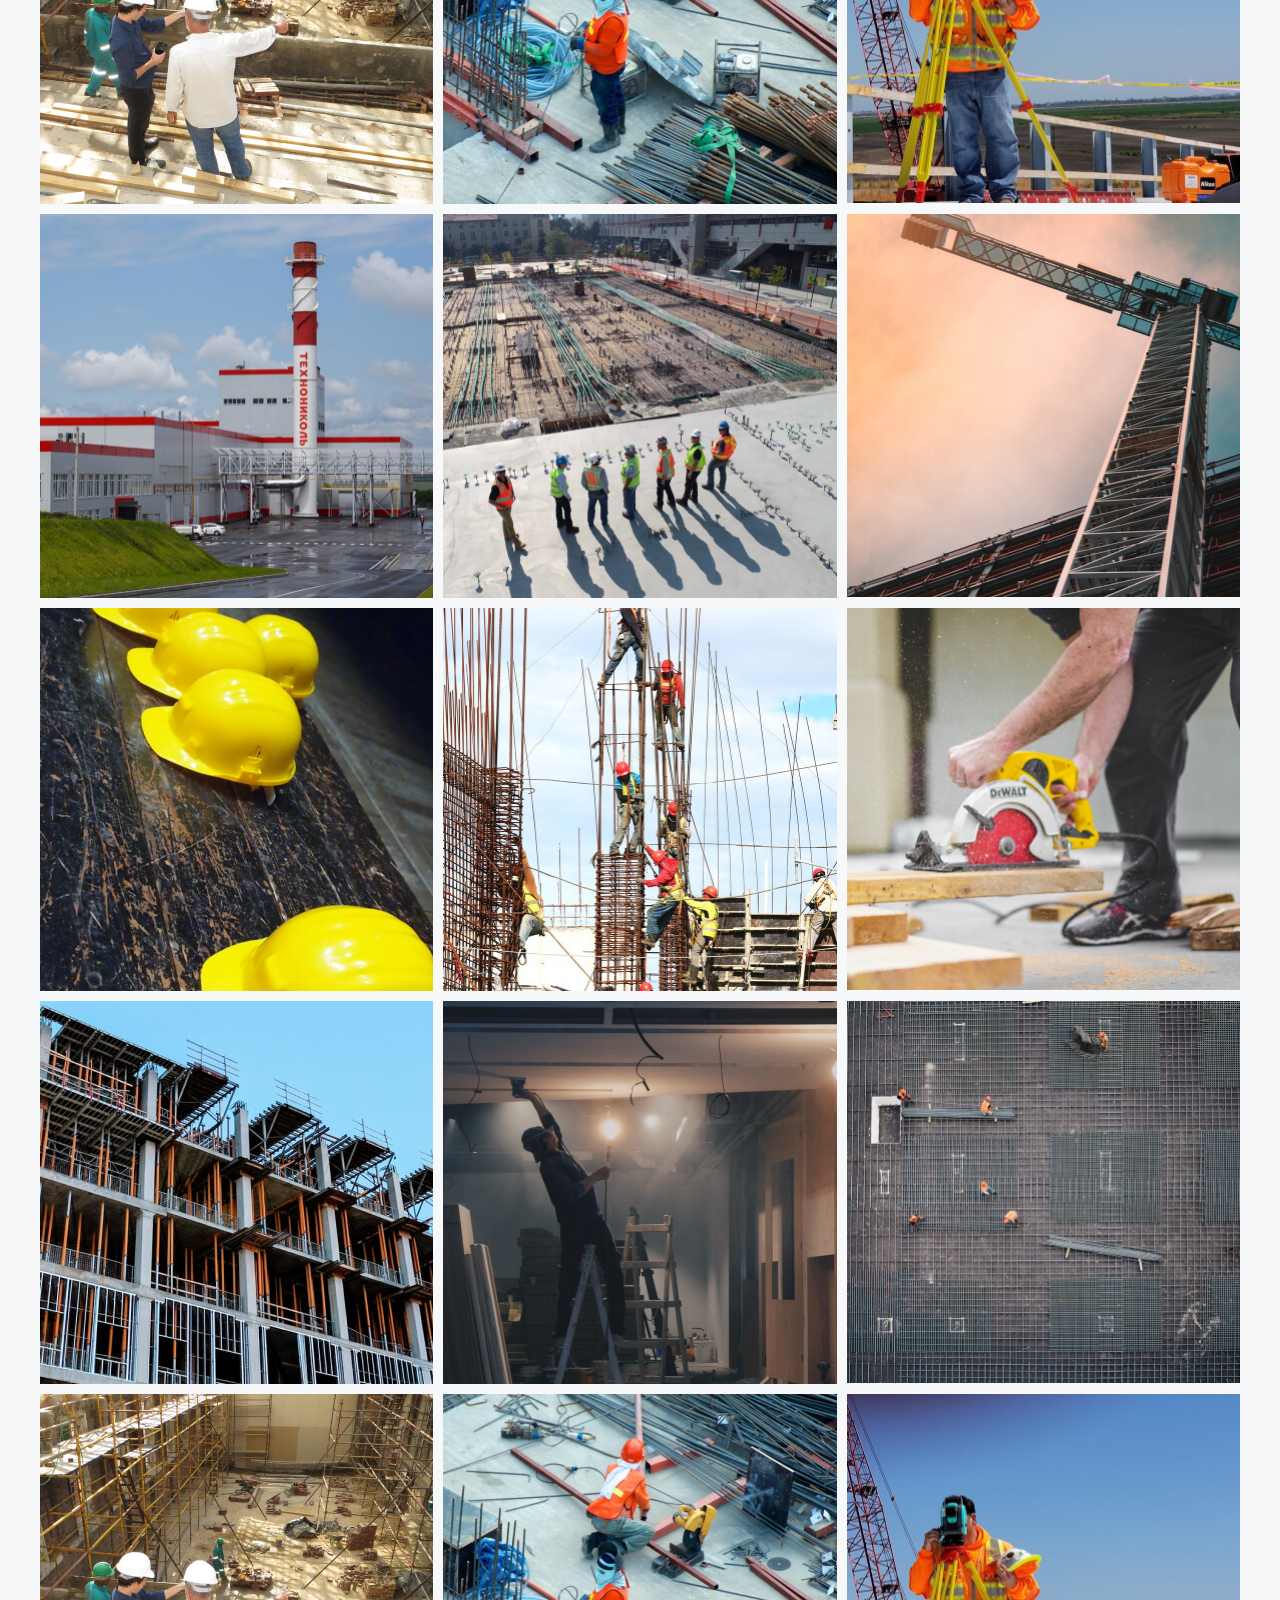
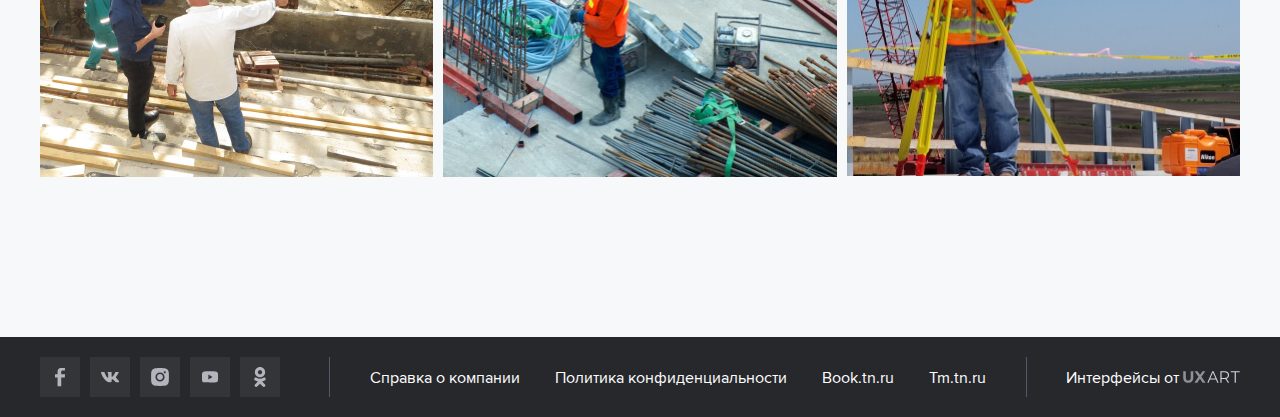
<file: media-gallery.html>
<!doctype html>
<html lang="ru">
<head>

    <meta charset="UTF-8">
    <meta name="viewport"
          content="width=device-width, user-scalable=no, initial-scale=1.0, maximum-scale=1.0, minimum-scale=1.0">
    <meta http-equiv="X-UA-Compatible" content="ie=edge">
    <title>Document</title>

    <link rel="stylesheet" href="js/carousel/assets/owl.carousel.min.css">
    <link rel="stylesheet" href="js/datepicker/css/datepicker.min.css">
    <link rel="stylesheet" href="js/fb/jquery.fancybox.min.css">
    <link rel="stylesheet" href="css/main.css">

</head>
<body>

<div class="wrap">
    <header>
        <div class="container">
            <div class="header-wrap">
                <a href="/" class="header-logo"></a>
                <nav>
                    <ul>
                        <li><a href="#">Новости</a></li>
                        <li><a href="#">СМИ о компании</a></li>
                        <li><a href="#">Медиатека</a></li>
                        <li><a href="#">Пресс-кит</a></li>
                        <li><a href="#">Контакты пресс-центра</a></li>
                    </ul>
                </nav>
                <div class="header-menu_open">
                    <span></span>
                </div>
            </div>
        </div>
    </header> <!-- header  -->

<div class="breadcrumb -transparent">
    <div class="container">
        <ul>
            <li><a href="#">Пресс-центр</a></li>
            <li><a href="#">Медиатека</a></li>
            <li>Производство гибкой черепицы Shinglas</li>
        </ul>
    </div>
</div><!-- breadcrumb -->

<div class="page media-gallery">
    <div class="container">
        <div class="media-gallery-box">
            <h1 class="page-title">
                Производство гибкой черепицы Shinglas
            </h1>
            <a href="#" class="media-gallery-download">
                Скачать альбом <span>(96 фото)</span>
            </a>
        </div>

        <div class="media-photo">
            <div class="media-photo-enum">
                <div class="media-item media-item-picture">
                    <img src="images/image-11.jpg" alt="">
                    <div class="media-item-wrap">
                        <a href="images/image-11.jpg" class="media-download">Скачать фото</a>
                    </div>
                </div>
                <div class="media-item media-item-picture">
                    <img src="images/image-37.jpg" alt="">
                    <div class="media-item-wrap">
                        <a href="images/image-37.jpg" class="media-download">Скачать фото</a>
                    </div>
                </div>
                <div class="media-item media-item-picture">
                    <img src="images/image-38.jpg" alt="">
                    <div class="media-item-wrap">
                        <a href="images/image-38.jpg" class="media-download">Скачать фото</a>
                    </div>
                </div>
                <div class="media-item media-item-picture">
                    <img src="images/image-39.jpg" alt="">
                    <div class="media-item-wrap">
                        <a href="images/image-39.jpg" class="media-download">Скачать фото</a>
                    </div>
                </div>
                <div class="media-item media-item-picture">
                    <img src="images/image-40.jpg" alt="">
                    <div class="media-item-wrap">
                        <a href="images/image-40.jpg" class="media-download">Скачать фото</a>
                    </div>
                </div>
                <div class="media-item media-item-picture">
                    <img src="images/image-41.jpg" alt="">
                    <div class="media-item-wrap">
                        <a href="images/image-41.jpg" class="media-download">Скачать фото</a>
                    </div>
                </div>
                <div class="media-item media-item-picture">
                    <img src="images/image-42.jpg" alt="">
                    <div class="media-item-wrap">
                        <a href="images/image-42.jpg" class="media-download">Скачать фото</a>
                    </div>
                </div>
                <div class="media-item media-item-picture">
                    <img src="images/image-43.jpg" alt="">
                    <div class="media-item-wrap">
                        <a href="images/image-43.jpg" class="media-download">Скачать фото</a>
                    </div>
                </div>
                <div class="media-item media-item-picture">
                    <img src="images/image-44.jpg" alt="">
                    <div class="media-item-wrap">
                        <a href="images/image-44.jpg" class="media-download">Скачать фото</a>
                    </div>
                </div>
                <div class="media-item media-item-picture">
                    <img src="images/image-45.jpg" alt="">
                    <div class="media-item-wrap">
                        <a href="images/image-45.jpg" class="media-download">Скачать фото</a>
                    </div>
                </div>
                <div class="media-item media-item-picture">
                    <img src="images/image-46.jpg" alt="">
                    <div class="media-item-wrap">
                        <a href="images/image-46.jpg" class="media-download">Скачать фото</a>
                    </div>
                </div>
                <div class="media-item media-item-picture">
                    <img src="images/image-47.jpg" alt="">
                    <div class="media-item-wrap">
                        <a href="images/image-47.jpg" class="media-download">Скачать фото</a>
                    </div>
                </div>
                <div class="media-item media-item-picture">
                    <img src="images/image-11.jpg" alt="">
                    <div class="media-item-wrap">
                        <a href="images/image-11.jpg" class="media-download">Скачать фото</a>
                    </div>
                </div>
                <div class="media-item media-item-picture">
                    <img src="images/image-37.jpg" alt="">
                    <div class="media-item-wrap">
                        <a href="images/image-37.jpg" class="media-download">Скачать фото</a>
                    </div>
                </div>
                <div class="media-item media-item-picture">
                    <img src="images/image-38.jpg" alt="">
                    <div class="media-item-wrap">
                        <a href="images/image-38.jpg" class="media-download">Скачать фото</a>
                    </div>
                </div>
                <div class="media-item media-item-picture">
                    <img src="images/image-39.jpg" alt="">
                    <div class="media-item-wrap">
                        <a href="images/image-39.jpg" class="media-download">Скачать фото</a>
                    </div>
                </div>
                <div class="media-item media-item-picture">
                    <img src="images/image-40.jpg" alt="">
                    <div class="media-item-wrap">
                        <a href="images/image-40.jpg" class="media-download">Скачать фото</a>
                    </div>
                </div>
                <div class="media-item media-item-picture">
                    <img src="images/image-41.jpg" alt="">
                    <div class="media-item-wrap">
                        <a href="images/image-41.jpg" class="media-download">Скачать фото</a>
                    </div>
                </div>
                <div class="media-item media-item-picture">
                    <img src="images/image-42.jpg" alt="">
                    <div class="media-item-wrap">
                        <a href="images/image-42.jpg" class="media-download">Скачать фото</a>
                    </div>
                </div>
                <div class="media-item media-item-picture">
                    <img src="images/image-43.jpg" alt="">
                    <div class="media-item-wrap">
                        <a href="images/image-43.jpg" class="media-download">Скачать фото</a>
                    </div>
                </div>
                <div class="media-item media-item-picture">
                    <img src="images/image-44.jpg" alt="">
                    <div class="media-item-wrap">
                        <a href="images/image-44.jpg" class="media-download">Скачать фото</a>
                    </div>
                </div>
                <div class="media-item media-item-picture">
                    <img src="images/image-45.jpg" alt="">
                    <div class="media-item-wrap">
                        <a href="images/image-45.jpg" class="media-download">Скачать фото</a>
                    </div>
                </div>
                <div class="media-item media-item-picture">
                    <img src="images/image-46.jpg" alt="">
                    <div class="media-item-wrap">
                        <a href="images/image-46.jpg" class="media-download">Скачать фото</a>
                    </div>
                </div>
                <div class="media-item media-item-picture">
                    <img src="images/image-47.jpg" alt="">
                    <div class="media-item-wrap">
                        <a href="images/image-47.jpg" class="media-download">Скачать фото</a>
                    </div>
                </div>
            </div>
        </div>

    </div>
</div>

<div class="media-carousel-wrap">
    <div class="media-carousel js-popup-media">
        <div class="js-main-media media-carousel-main owl-carousel">
        </div>
        <div class="js-nav-media media-carousel-nav owl-carousel">
        </div>
    </div>
</div>

</div> <!-- wrap -->

<footer>
    <div class="container">
        <div class="footer-wrap">
            <ul class="footer-social">
                <li class="footer-social-item -fb"><a href="#"></a></li>
                <li class="footer-social-item -vk"><a href="#"></a></li>
                <li class="footer-social-item -ig"><a href="#"></a></li>
                <li class="footer-social-item -yt"><a href="#"></a></li>
                <li class="footer-social-item -ok"><a href="#"></a></li>
            </ul>
            <div class="footer-links">
                <ul>
                    <li><a href="#">Справка о компании</a></li>
                    <li><a href="#">Политика конфиденциальности</a></li>
                    <li><a href="#">Book.tn.ru</a></li>
                    <li><a href="#">Tm.tn.ru</a></li>
                </ul>
            </div>
            <a href="#" class="uxart-link">Интерфейсы от <span class="uxart-logo"></span></a>
        </div>
    </div>
</footer> <!-- footer -->

<script src="js/jquery-1.9.1.min.js"></script>
<script src="js/carousel/owl.carousel.min.js"></script>
<script src="js/datepicker/js/datepicker.min.js"></script>
<script src="js/fb/jquery.fancybox.min.js"></script>
<script src="js/main.js"></script>

</body>
</html>
</file>
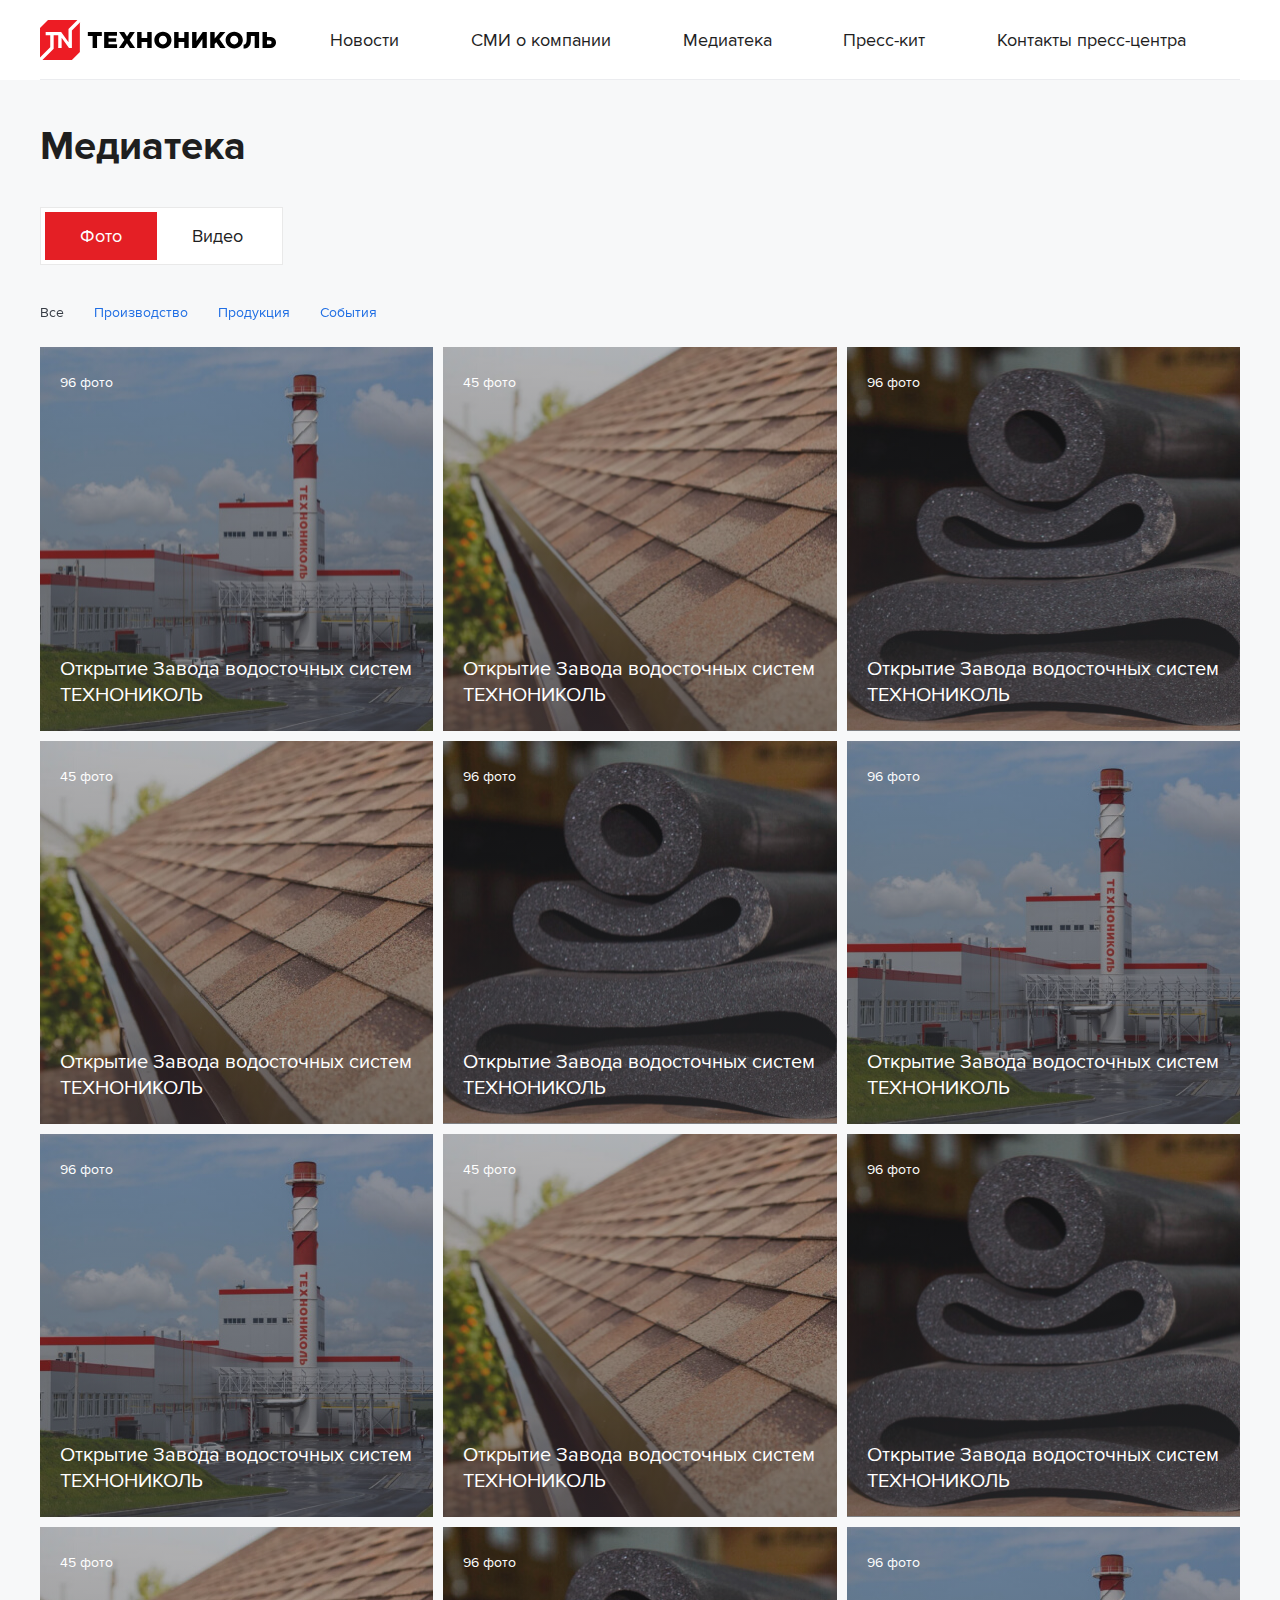
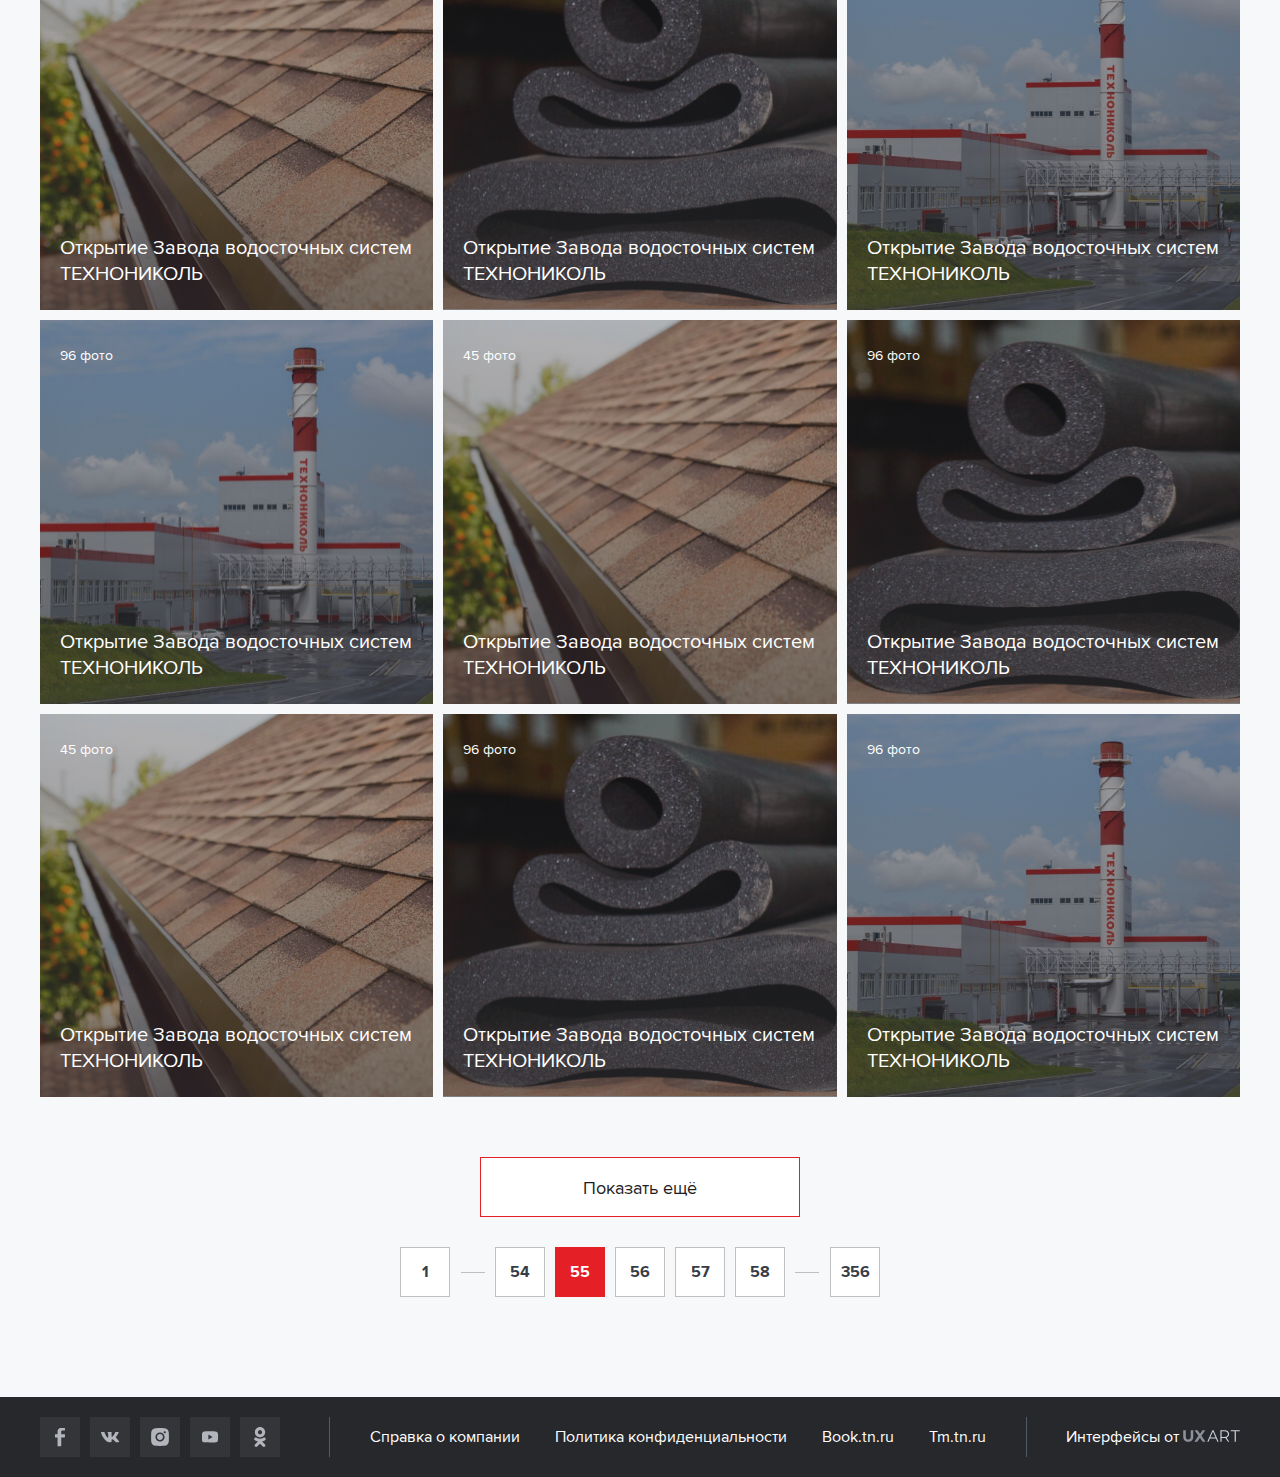
<file: media-photos.html>
<!doctype html>
<html lang="ru">
<head>

    <meta charset="UTF-8">
    <meta name="viewport"
          content="width=device-width, user-scalable=no, initial-scale=1.0, maximum-scale=1.0, minimum-scale=1.0">
    <meta http-equiv="X-UA-Compatible" content="ie=edge">
    <title>Document</title>

    <link rel="stylesheet" href="js/carousel/assets/owl.carousel.min.css">
    <link rel="stylesheet" href="js/datepicker/css/datepicker.min.css">
    <link rel="stylesheet" href="js/fb/jquery.fancybox.min.css">
    <link rel="stylesheet" href="css/main.css">

</head>
<body>

<div class="wrap">
    <header>
        <div class="container">
            <div class="header-wrap">
                <a href="/" class="header-logo"></a>
                <nav>
                    <ul>
                        <li><a href="#">Новости</a></li>
                        <li><a href="#">СМИ о компании</a></li>
                        <li><a href="#">Медиатека</a></li>
                        <li><a href="#">Пресс-кит</a></li>
                        <li><a href="#">Контакты пресс-центра</a></li>
                    </ul>
                </nav>
                <div class="header-menu_open">
                    <span></span>
                </div>
            </div>
        </div>
    </header> <!-- header  -->

<div class="page">
    <div class="container">
        <h1 class="page-title">
            Медиатека
        </h1>

        <div class="filter">
            <div class="filter-links">
                <ul>
                    <li class="active"><a href="#">Фото</a></li>
                    <li><a href="#">Видео</a></li>
                </ul>
            </div>
            <div class="filter-sections">
                <div class="filter-carousel js-filter-carousel owl-carousel">
                    <div class="item">
                        Все
                    </div>
                    <div class="item">
                        <a href="#">Производство</a>
                    </div>
                    <div class="item">
                        <a href="#">Продукция</a>
                    </div>
                    <div class="item">
                        <a href="#">События</a>
                    </div>
                </div>
            </div>
        </div>

        <div class="media-photo">
            <div class="media-photo-enum">
                <div class="media-item">
                    <a href="#">
                        <img src="images/image-11.jpg" alt="">
                    </a>
                    <div class="media-item-wrap">
                        <div class="media-count">96 фото</div>
                        <a href="#" class="media-download">Скачать альбом</a>
                    </div>
                    <div class="media-item-title">
                        Открытие Завода водосточных систем ТЕХНОНИКОЛЬ
                    </div>
                </div>
                <div class="media-item">
                    <a href="#">
                        <img src="images/image-12.jpg" alt="">
                    </a>
                    <div class="media-item-wrap">
                        <div class="media-count">45 фото</div>
                        <a href="#" class="media-download">Скачать альбом</a>
                    </div>
                    <div class="media-item-title">
                        Открытие Завода водосточных систем ТЕХНОНИКОЛЬ
                    </div>
                </div>
                <div class="media-item">
                    <a href="#">
                        <img src="images/image-13.jpg" alt="">
                    </a>
                    <div class="media-item-wrap">
                        <div class="media-count">96 фото</div>
                        <a href="#" class="media-download">Скачать альбом</a>
                    </div>
                    <div class="media-item-title">
                        Открытие Завода водосточных систем ТЕХНОНИКОЛЬ
                    </div>
                </div>
                <div class="media-item">
                    <a href="#">
                        <img src="images/image-12.jpg" alt="">
                    </a>
                    <div class="media-item-wrap">
                        <div class="media-count">45 фото</div>
                        <a href="#" class="media-download">Скачать альбом</a>
                    </div>
                    <div class="media-item-title">
                        Открытие Завода водосточных систем ТЕХНОНИКОЛЬ
                    </div>
                </div>
                <div class="media-item">
                    <a href="#">
                        <img src="images/image-13.jpg" alt="">
                    </a>
                    <div class="media-item-wrap">
                        <div class="media-count">96 фото</div>
                        <a href="#" class="media-download">Скачать альбом</a>
                    </div>
                    <div class="media-item-title">
                        Открытие Завода водосточных систем ТЕХНОНИКОЛЬ
                    </div>
                </div>
                <div class="media-item">
                    <a href="#">
                        <img src="images/image-11.jpg" alt="">
                    </a>
                    <div class="media-item-wrap">
                        <div class="media-count">96 фото</div>
                        <a href="#" class="media-download">Скачать альбом</a>
                    </div>
                    <div class="media-item-title">
                        Открытие Завода водосточных систем ТЕХНОНИКОЛЬ
                    </div>
                </div>
                <div class="media-item">
                    <a href="#">
                        <img src="images/image-11.jpg" alt="">
                    </a>
                    <div class="media-item-wrap">
                        <div class="media-count">96 фото</div>
                        <a href="#" class="media-download">Скачать альбом</a>
                    </div>
                    <div class="media-item-title">
                        Открытие Завода водосточных систем ТЕХНОНИКОЛЬ
                    </div>
                </div>
                <div class="media-item">
                    <a href="#">
                        <img src="images/image-12.jpg" alt="">
                    </a>
                    <div class="media-item-wrap">
                        <div class="media-count">45 фото</div>
                        <a href="#" class="media-download">Скачать альбом</a>
                    </div>
                    <div class="media-item-title">
                        Открытие Завода водосточных систем ТЕХНОНИКОЛЬ
                    </div>
                </div>
                <div class="media-item">
                    <a href="#">
                        <img src="images/image-13.jpg" alt="">
                    </a>
                    <div class="media-item-wrap">
                        <div class="media-count">96 фото</div>
                        <a href="#" class="media-download">Скачать альбом</a>
                    </div>
                    <div class="media-item-title">
                        Открытие Завода водосточных систем ТЕХНОНИКОЛЬ
                    </div>
                </div>
                <div class="media-item">
                    <a href="#">
                        <img src="images/image-12.jpg" alt="">
                    </a>
                    <div class="media-item-wrap">
                        <div class="media-count">45 фото</div>
                        <a href="#" class="media-download">Скачать альбом</a>
                    </div>
                    <div class="media-item-title">
                        Открытие Завода водосточных систем ТЕХНОНИКОЛЬ
                    </div>
                </div>
                <div class="media-item">
                    <a href="#">
                        <img src="images/image-13.jpg" alt="">
                    </a>
                    <div class="media-item-wrap">
                        <div class="media-count">96 фото</div>
                        <a href="#" class="media-download">Скачать альбом</a>
                    </div>
                    <div class="media-item-title">
                        Открытие Завода водосточных систем ТЕХНОНИКОЛЬ
                    </div>
                </div>
                <div class="media-item">
                    <a href="#">
                        <img src="images/image-11.jpg" alt="">
                    </a>
                    <div class="media-item-wrap">
                        <div class="media-count">96 фото</div>
                        <a href="#" class="media-download">Скачать альбом</a>
                    </div>
                    <div class="media-item-title">
                        Открытие Завода водосточных систем ТЕХНОНИКОЛЬ
                    </div>
                </div>
                <div class="media-item">
                    <a href="#">
                        <img src="images/image-11.jpg" alt="">
                    </a>
                    <div class="media-item-wrap">
                        <div class="media-count">96 фото</div>
                        <a href="#" class="media-download">Скачать альбом</a>
                    </div>
                    <div class="media-item-title">
                        Открытие Завода водосточных систем ТЕХНОНИКОЛЬ
                    </div>
                </div>
                <div class="media-item">
                    <a href="#">
                        <img src="images/image-12.jpg" alt="">
                    </a>
                    <div class="media-item-wrap">
                        <div class="media-count">45 фото</div>
                        <a href="#" class="media-download">Скачать альбом</a>
                    </div>
                    <div class="media-item-title">
                        Открытие Завода водосточных систем ТЕХНОНИКОЛЬ
                    </div>
                </div>
                <div class="media-item">
                    <a href="#">
                        <img src="images/image-13.jpg" alt="">
                    </a>
                    <div class="media-item-wrap">
                        <div class="media-count">96 фото</div>
                        <a href="#" class="media-download">Скачать альбом</a>
                    </div>
                    <div class="media-item-title">
                        Открытие Завода водосточных систем ТЕХНОНИКОЛЬ
                    </div>
                </div>
                <div class="media-item">
                    <a href="#">
                        <img src="images/image-12.jpg" alt="">
                    </a>
                    <div class="media-item-wrap">
                        <div class="media-count">45 фото</div>
                        <a href="#" class="media-download">Скачать альбом</a>
                    </div>
                    <div class="media-item-title">
                        Открытие Завода водосточных систем ТЕХНОНИКОЛЬ
                    </div>
                </div>
                <div class="media-item">
                    <a href="#">
                        <img src="images/image-13.jpg" alt="">
                    </a>
                    <div class="media-item-wrap">
                        <div class="media-count">96 фото</div>
                        <a href="#" class="media-download">Скачать альбом</a>
                    </div>
                    <div class="media-item-title">
                        Открытие Завода водосточных систем ТЕХНОНИКОЛЬ
                    </div>
                </div>
                <div class="media-item">
                    <a href="#">
                        <img src="images/image-11.jpg" alt="">
                    </a>
                    <div class="media-item-wrap">
                        <div class="media-count">96 фото</div>
                        <a href="#" class="media-download">Скачать альбом</a>
                    </div>
                    <div class="media-item-title">
                        Открытие Завода водосточных систем ТЕХНОНИКОЛЬ
                    </div>
                </div>
            </div>
        </div>

        <div class="navigation">
            <a href="#" class="navigation-next">Показать ещё</a>
            <ul>
                <li class="first"><a href="#">1</a></li>
                <li><a href="#">54</a></li>
                <li class="current"><a href="#">55</a></li>
                <li><a href="#">56</a></li>
                <li><a href="#">57</a></li>
                <li><a href="#">58</a></li>
                <li class="last"><a href="#">356</a></li>
            </ul>
        </div>
    </div>
</div>

</div> <!-- wrap -->

<footer>
    <div class="container">
        <div class="footer-wrap">
            <ul class="footer-social">
                <li class="footer-social-item -fb"><a href="#"></a></li>
                <li class="footer-social-item -vk"><a href="#"></a></li>
                <li class="footer-social-item -ig"><a href="#"></a></li>
                <li class="footer-social-item -yt"><a href="#"></a></li>
                <li class="footer-social-item -ok"><a href="#"></a></li>
            </ul>
            <div class="footer-links">
                <ul>
                    <li><a href="#">Справка о компании</a></li>
                    <li><a href="#">Политика конфиденциальности</a></li>
                    <li><a href="#">Book.tn.ru</a></li>
                    <li><a href="#">Tm.tn.ru</a></li>
                </ul>
            </div>
            <a href="#" class="uxart-link">Интерфейсы от <span class="uxart-logo"></span></a>
        </div>
    </div>
</footer> <!-- footer -->

<script src="js/jquery-1.9.1.min.js"></script>
<script src="js/carousel/owl.carousel.min.js"></script>
<script src="js/datepicker/js/datepicker.min.js"></script>
<script src="js/fb/jquery.fancybox.min.js"></script>
<script src="js/main.js"></script>

</body>
</html>
</file>
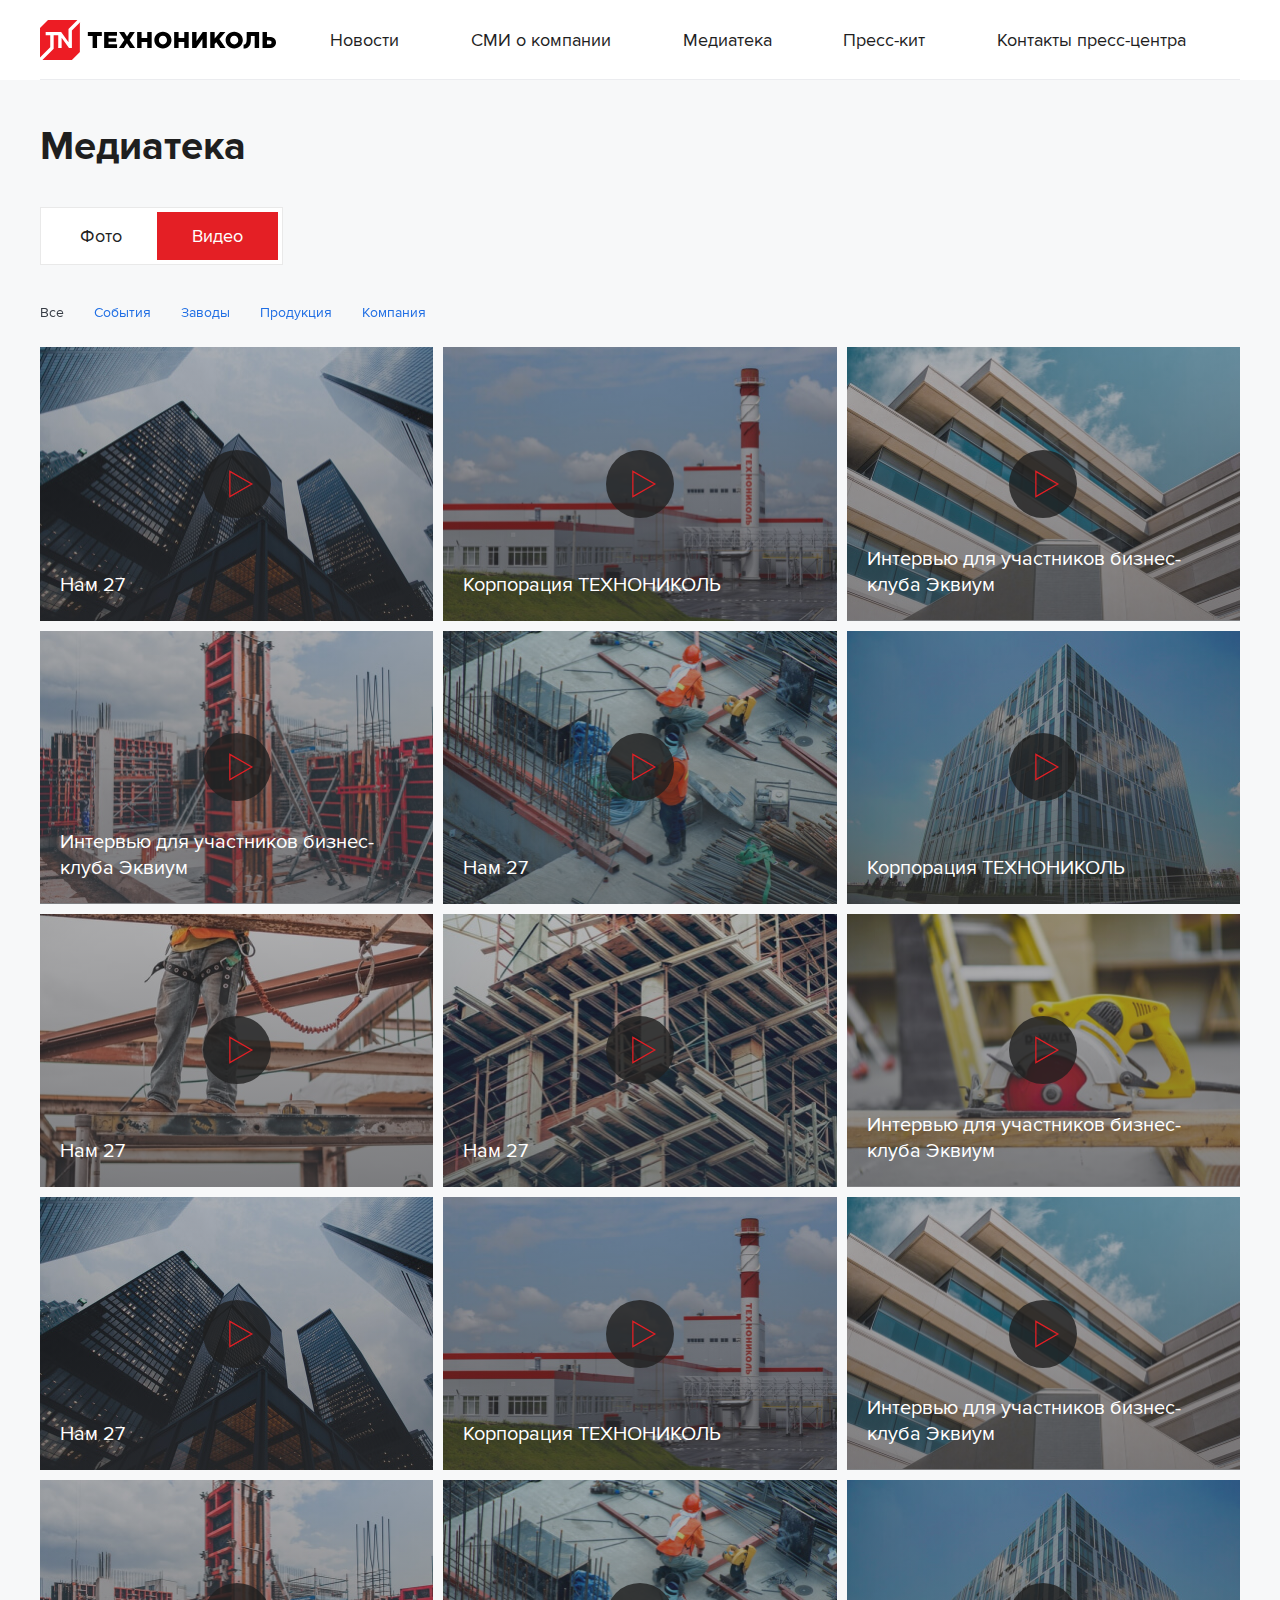
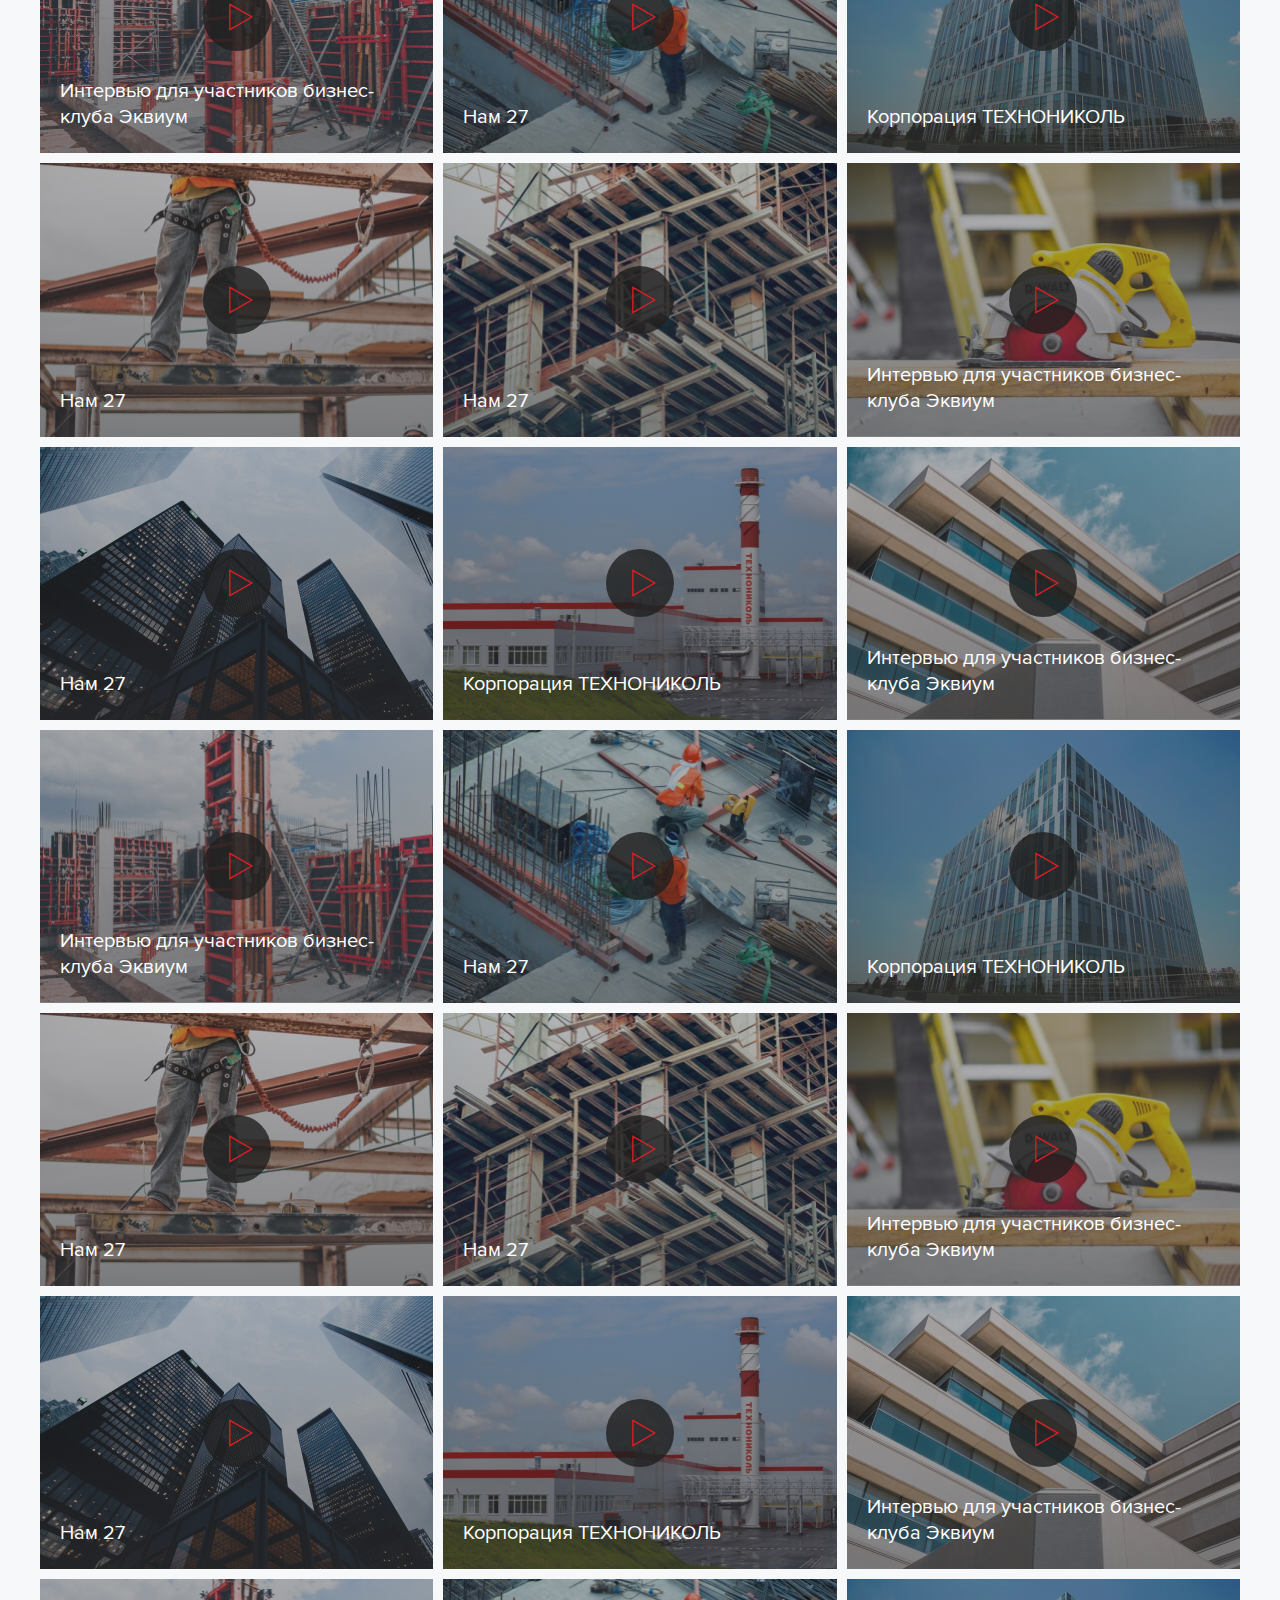
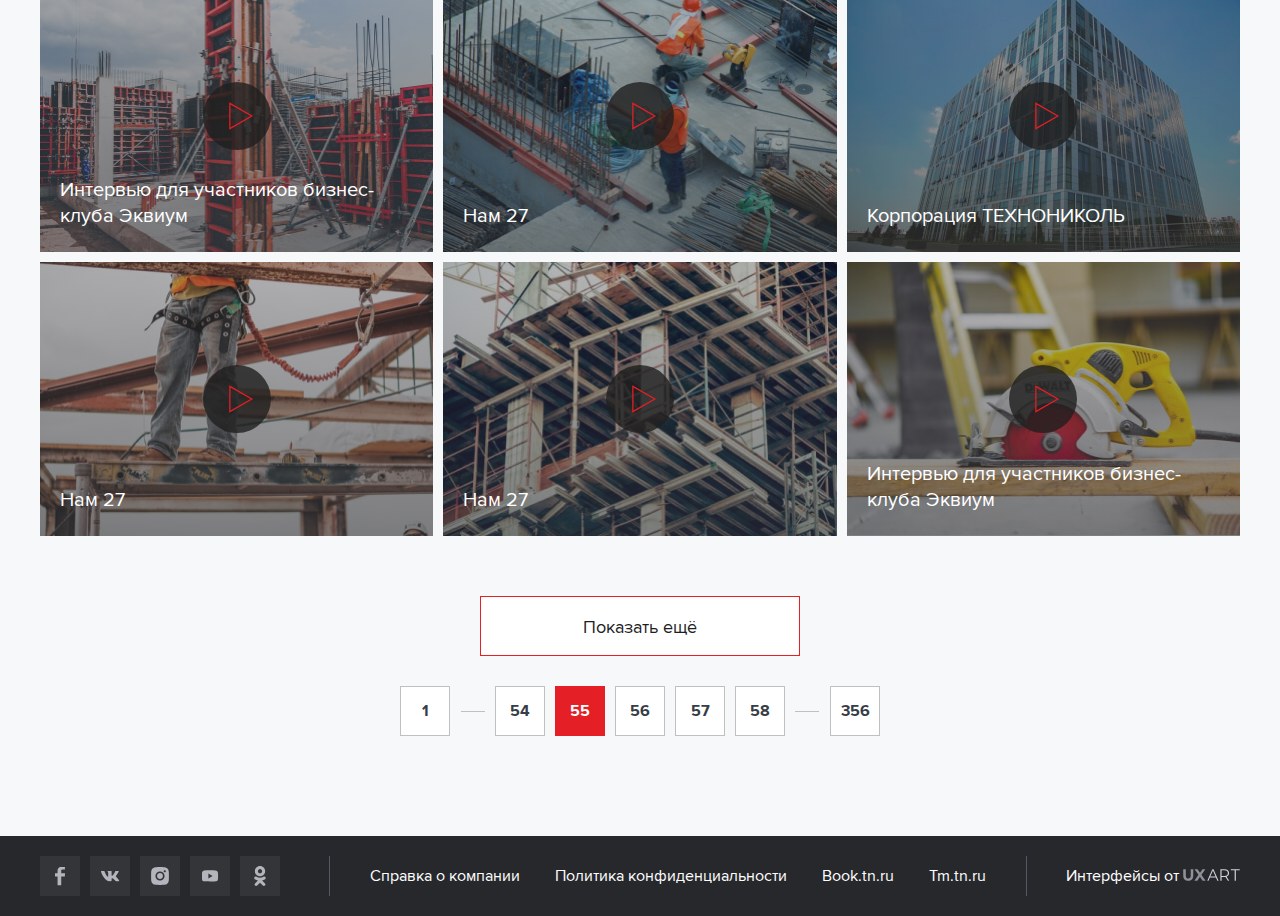
<file: media-videos.html>
<!doctype html>
<html lang="ru">
<head>

    <meta charset="UTF-8">
    <meta name="viewport"
          content="width=device-width, user-scalable=no, initial-scale=1.0, maximum-scale=1.0, minimum-scale=1.0">
    <meta http-equiv="X-UA-Compatible" content="ie=edge">
    <title>Document</title>

    <link rel="stylesheet" href="js/carousel/assets/owl.carousel.min.css">
    <link rel="stylesheet" href="js/datepicker/css/datepicker.min.css">
    <link rel="stylesheet" href="js/fb/jquery.fancybox.min.css">
    <link rel="stylesheet" href="css/main.css">

</head>
<body>

<div class="wrap">
    <header>
        <div class="container">
            <div class="header-wrap">
                <a href="/" class="header-logo"></a>
                <nav>
                    <ul>
                        <li><a href="#">Новости</a></li>
                        <li><a href="#">СМИ о компании</a></li>
                        <li><a href="#">Медиатека</a></li>
                        <li><a href="#">Пресс-кит</a></li>
                        <li><a href="#">Контакты пресс-центра</a></li>
                    </ul>
                </nav>
                <div class="header-menu_open">
                    <span></span>
                </div>
            </div>
        </div>
    </header> <!-- header  -->

<div class="page">
    <div class="container">
        <h1 class="page-title">
            Медиатека
        </h1>

        <div class="filter">
            <div class="filter-links">
                <ul>
                    <li><a href="#">Фото</a></li>
                    <li class="active"><a href="#">Видео</a></li>
                </ul>
            </div>
            <div class="filter-sections">
                <div class="filter-carousel js-filter-carousel owl-carousel">
                    <div class="item">
                        Все
                    </div>
                    <div class="item">
                        <a href="#">События</a>
                    </div>
                    <div class="item">
                        <a href="#">Заводы</a>
                    </div>
                    <div class="item">
                        <a href="#">Продукция</a>
                    </div>
                    <div class="item">
                        <a href="#">Компания</a>
                    </div>
                </div>
            </div>
        </div>

        <div class="media-photo">
            <div class="media-photo-enum">
                <div class="media-item media-item-video">
                    <a data-fancybox href="https://www.youtube.com/watch?v=S_dfq9rFWAE&t">
                        <img src="images/image-48.jpg" alt="">
                    </a>
                    <div class="media-item-title">
                        Нам 27
                    </div>
                </div>
                <div class="media-item media-item-video">
                    <a data-fancybox href="https://www.youtube.com/watch?v=S_dfq9rFWAE&t">
                        <img src="images/image-56.jpg" alt="">
                    </a>
                    <div class="media-item-title">
                        Корпорация ТЕХНОНИКОЛЬ
                    </div>
                </div>
                <div class="media-item media-item-video">
                    <a data-fancybox href="https://www.youtube.com/watch?v=S_dfq9rFWAE&t">
                        <img src="images/image-49.jpg" alt="">
                    </a>
                    <div class="media-item-title">
                        Интервью для участников бизнес-клуба Эквиум
                    </div>
                </div>
                <div class="media-item media-item-video">
                    <a data-fancybox href="https://www.youtube.com/watch?v=S_dfq9rFWAE&t">
                        <img src="images/image-50.jpg" alt="">
                    </a>
                    <div class="media-item-title">
                        Интервью для участников бизнес-клуба Эквиум
                    </div>
                </div>
                <div class="media-item media-item-video">
                    <a data-fancybox href="https://www.youtube.com/watch?v=S_dfq9rFWAE&t">
                        <img src="images/image-51.jpg" alt="">
                    </a>
                    <div class="media-item-title">
                        Нам 27
                    </div>
                </div>
                <div class="media-item media-item-video">
                    <a data-fancybox href="https://www.youtube.com/watch?v=S_dfq9rFWAE&t">
                        <img src="images/image-52.jpg" alt="">
                    </a>
                    <div class="media-item-title">
                        Корпорация ТЕХНОНИКОЛЬ
                    </div>
                </div>
                <div class="media-item media-item-video">
                    <a data-fancybox href="https://www.youtube.com/watch?v=S_dfq9rFWAE&t">
                        <img src="images/image-53.jpg" alt="">
                    </a>
                    <div class="media-item-title">
                        Нам 27
                    </div>
                </div>
                <div class="media-item media-item-video">
                    <a data-fancybox href="https://www.youtube.com/watch?v=S_dfq9rFWAE&t">
                        <img src="images/image-54.jpg" alt="">
                    </a>
                    <div class="media-item-title">
                        Нам 27
                    </div>
                </div>
                <div class="media-item media-item-video">
                    <a data-fancybox href="https://www.youtube.com/watch?v=S_dfq9rFWAE&t">
                        <img src="images/image-55.jpg" alt="">
                    </a>
                    <div class="media-item-title">
                        Интервью для участников бизнес-клуба Эквиум
                    </div>
                </div>
                <div class="media-item media-item-video">
                    <a data-fancybox href="https://www.youtube.com/watch?v=S_dfq9rFWAE&t">
                        <img src="images/image-48.jpg" alt="">
                    </a>
                    <div class="media-item-title">
                        Нам 27
                    </div>
                </div>
                <div class="media-item media-item-video">
                    <a data-fancybox href="https://www.youtube.com/watch?v=S_dfq9rFWAE&t">
                        <img src="images/image-56.jpg" alt="">
                    </a>
                    <div class="media-item-title">
                        Корпорация ТЕХНОНИКОЛЬ
                    </div>
                </div>
                <div class="media-item media-item-video">
                    <a data-fancybox href="https://www.youtube.com/watch?v=S_dfq9rFWAE&t">
                        <img src="images/image-49.jpg" alt="">
                    </a>
                    <div class="media-item-title">
                        Интервью для участников бизнес-клуба Эквиум
                    </div>
                </div>
                <div class="media-item media-item-video">
                    <a data-fancybox href="https://www.youtube.com/watch?v=S_dfq9rFWAE&t">
                        <img src="images/image-50.jpg" alt="">
                    </a>
                    <div class="media-item-title">
                        Интервью для участников бизнес-клуба Эквиум
                    </div>
                </div>
                <div class="media-item media-item-video">
                    <a data-fancybox href="https://www.youtube.com/watch?v=S_dfq9rFWAE&t">
                        <img src="images/image-51.jpg" alt="">
                    </a>
                    <div class="media-item-title">
                        Нам 27
                    </div>
                </div>
                <div class="media-item media-item-video">
                    <a data-fancybox href="https://www.youtube.com/watch?v=S_dfq9rFWAE&t">
                        <img src="images/image-52.jpg" alt="">
                    </a>
                    <div class="media-item-title">
                        Корпорация ТЕХНОНИКОЛЬ
                    </div>
                </div>
                <div class="media-item media-item-video">
                    <a data-fancybox href="https://www.youtube.com/watch?v=S_dfq9rFWAE&t">
                        <img src="images/image-53.jpg" alt="">
                    </a>
                    <div class="media-item-title">
                        Нам 27
                    </div>
                </div>
                <div class="media-item media-item-video">
                    <a data-fancybox href="https://www.youtube.com/watch?v=S_dfq9rFWAE&t">
                        <img src="images/image-54.jpg" alt="">
                    </a>
                    <div class="media-item-title">
                        Нам 27
                    </div>
                </div>
                <div class="media-item media-item-video">
                    <a data-fancybox href="https://www.youtube.com/watch?v=S_dfq9rFWAE&t">
                        <img src="images/image-55.jpg" alt="">
                    </a>
                    <div class="media-item-title">
                        Интервью для участников бизнес-клуба Эквиум
                    </div>
                </div>
                <div class="media-item media-item-video">
                    <a data-fancybox href="https://www.youtube.com/watch?v=S_dfq9rFWAE&t">
                        <img src="images/image-48.jpg" alt="">
                    </a>
                    <div class="media-item-title">
                        Нам 27
                    </div>
                </div>
                <div class="media-item media-item-video">
                    <a data-fancybox href="https://www.youtube.com/watch?v=S_dfq9rFWAE&t">
                        <img src="images/image-56.jpg" alt="">
                    </a>
                    <div class="media-item-title">
                        Корпорация ТЕХНОНИКОЛЬ
                    </div>
                </div>
                <div class="media-item media-item-video">
                    <a data-fancybox href="https://www.youtube.com/watch?v=S_dfq9rFWAE&t">
                        <img src="images/image-49.jpg" alt="">
                    </a>
                    <div class="media-item-title">
                        Интервью для участников бизнес-клуба Эквиум
                    </div>
                </div>
                <div class="media-item media-item-video">
                    <a data-fancybox href="https://www.youtube.com/watch?v=S_dfq9rFWAE&t">
                        <img src="images/image-50.jpg" alt="">
                    </a>
                    <div class="media-item-title">
                        Интервью для участников бизнес-клуба Эквиум
                    </div>
                </div>
                <div class="media-item media-item-video">
                    <a data-fancybox href="https://www.youtube.com/watch?v=S_dfq9rFWAE&t">
                        <img src="images/image-51.jpg" alt="">
                    </a>
                    <div class="media-item-title">
                        Нам 27
                    </div>
                </div>
                <div class="media-item media-item-video">
                    <a data-fancybox href="https://www.youtube.com/watch?v=S_dfq9rFWAE&t">
                        <img src="images/image-52.jpg" alt="">
                    </a>
                    <div class="media-item-title">
                        Корпорация ТЕХНОНИКОЛЬ
                    </div>
                </div>
                <div class="media-item media-item-video">
                    <a data-fancybox href="https://www.youtube.com/watch?v=S_dfq9rFWAE&t">
                        <img src="images/image-53.jpg" alt="">
                    </a>
                    <div class="media-item-title">
                        Нам 27
                    </div>
                </div>
                <div class="media-item media-item-video">
                    <a data-fancybox href="https://www.youtube.com/watch?v=S_dfq9rFWAE&t">
                        <img src="images/image-54.jpg" alt="">
                    </a>
                    <div class="media-item-title">
                        Нам 27
                    </div>
                </div>
                <div class="media-item media-item-video">
                    <a data-fancybox href="https://www.youtube.com/watch?v=S_dfq9rFWAE&t">
                        <img src="images/image-55.jpg" alt="">
                    </a>
                    <div class="media-item-title">
                        Интервью для участников бизнес-клуба Эквиум
                    </div>
                </div>
                <div class="media-item media-item-video">
                    <a data-fancybox href="https://www.youtube.com/watch?v=S_dfq9rFWAE&t">
                        <img src="images/image-48.jpg" alt="">
                    </a>
                    <div class="media-item-title">
                        Нам 27
                    </div>
                </div>
                <div class="media-item media-item-video">
                    <a data-fancybox href="https://www.youtube.com/watch?v=S_dfq9rFWAE&t">
                        <img src="images/image-56.jpg" alt="">
                    </a>
                    <div class="media-item-title">
                        Корпорация ТЕХНОНИКОЛЬ
                    </div>
                </div>
                <div class="media-item media-item-video">
                    <a data-fancybox href="https://www.youtube.com/watch?v=S_dfq9rFWAE&t">
                        <img src="images/image-49.jpg" alt="">
                    </a>
                    <div class="media-item-title">
                        Интервью для участников бизнес-клуба Эквиум
                    </div>
                </div>
                <div class="media-item media-item-video">
                    <a data-fancybox href="https://www.youtube.com/watch?v=S_dfq9rFWAE&t">
                        <img src="images/image-50.jpg" alt="">
                    </a>
                    <div class="media-item-title">
                        Интервью для участников бизнес-клуба Эквиум
                    </div>
                </div>
                <div class="media-item media-item-video">
                    <a data-fancybox href="https://www.youtube.com/watch?v=S_dfq9rFWAE&t">
                        <img src="images/image-51.jpg" alt="">
                    </a>
                    <div class="media-item-title">
                        Нам 27
                    </div>
                </div>
                <div class="media-item media-item-video">
                    <a data-fancybox href="https://www.youtube.com/watch?v=S_dfq9rFWAE&t">
                        <img src="images/image-52.jpg" alt="">
                    </a>
                    <div class="media-item-title">
                        Корпорация ТЕХНОНИКОЛЬ
                    </div>
                </div>
                <div class="media-item media-item-video">
                    <a data-fancybox href="https://www.youtube.com/watch?v=S_dfq9rFWAE&t">
                        <img src="images/image-53.jpg" alt="">
                    </a>
                    <div class="media-item-title">
                        Нам 27
                    </div>
                </div>
                <div class="media-item media-item-video">
                    <a data-fancybox href="https://www.youtube.com/watch?v=S_dfq9rFWAE&t">
                        <img src="images/image-54.jpg" alt="">
                    </a>
                    <div class="media-item-title">
                        Нам 27
                    </div>
                </div>
                <div class="media-item media-item-video">
                    <a data-fancybox href="https://www.youtube.com/watch?v=S_dfq9rFWAE&t">
                        <img src="images/image-55.jpg" alt="">
                    </a>
                    <div class="media-item-title">
                        Интервью для участников бизнес-клуба Эквиум
                    </div>
                </div>
            </div>
        </div>

        <div class="navigation">
            <a href="#" class="navigation-next">Показать ещё</a>
            <ul>
                <li class="first"><a href="#">1</a></li>
                <li><a href="#">54</a></li>
                <li class="current"><a href="#">55</a></li>
                <li><a href="#">56</a></li>
                <li><a href="#">57</a></li>
                <li><a href="#">58</a></li>
                <li class="last"><a href="#">356</a></li>
            </ul>
        </div>
    </div>
</div>

</div> <!-- wrap -->

<footer>
    <div class="container">
        <div class="footer-wrap">
            <ul class="footer-social">
                <li class="footer-social-item -fb"><a href="#"></a></li>
                <li class="footer-social-item -vk"><a href="#"></a></li>
                <li class="footer-social-item -ig"><a href="#"></a></li>
                <li class="footer-social-item -yt"><a href="#"></a></li>
                <li class="footer-social-item -ok"><a href="#"></a></li>
            </ul>
            <div class="footer-links">
                <ul>
                    <li><a href="#">Справка о компании</a></li>
                    <li><a href="#">Политика конфиденциальности</a></li>
                    <li><a href="#">Book.tn.ru</a></li>
                    <li><a href="#">Tm.tn.ru</a></li>
                </ul>
            </div>
            <a href="#" class="uxart-link">Интерфейсы от <span class="uxart-logo"></span></a>
        </div>
    </div>
</footer> <!-- footer -->

<script src="js/jquery-1.9.1.min.js"></script>
<script src="js/carousel/owl.carousel.min.js"></script>
<script src="js/datepicker/js/datepicker.min.js"></script>
<script src="js/fb/jquery.fancybox.min.js"></script>
<script src="js/main.js"></script>

</body>
</html>
</file>
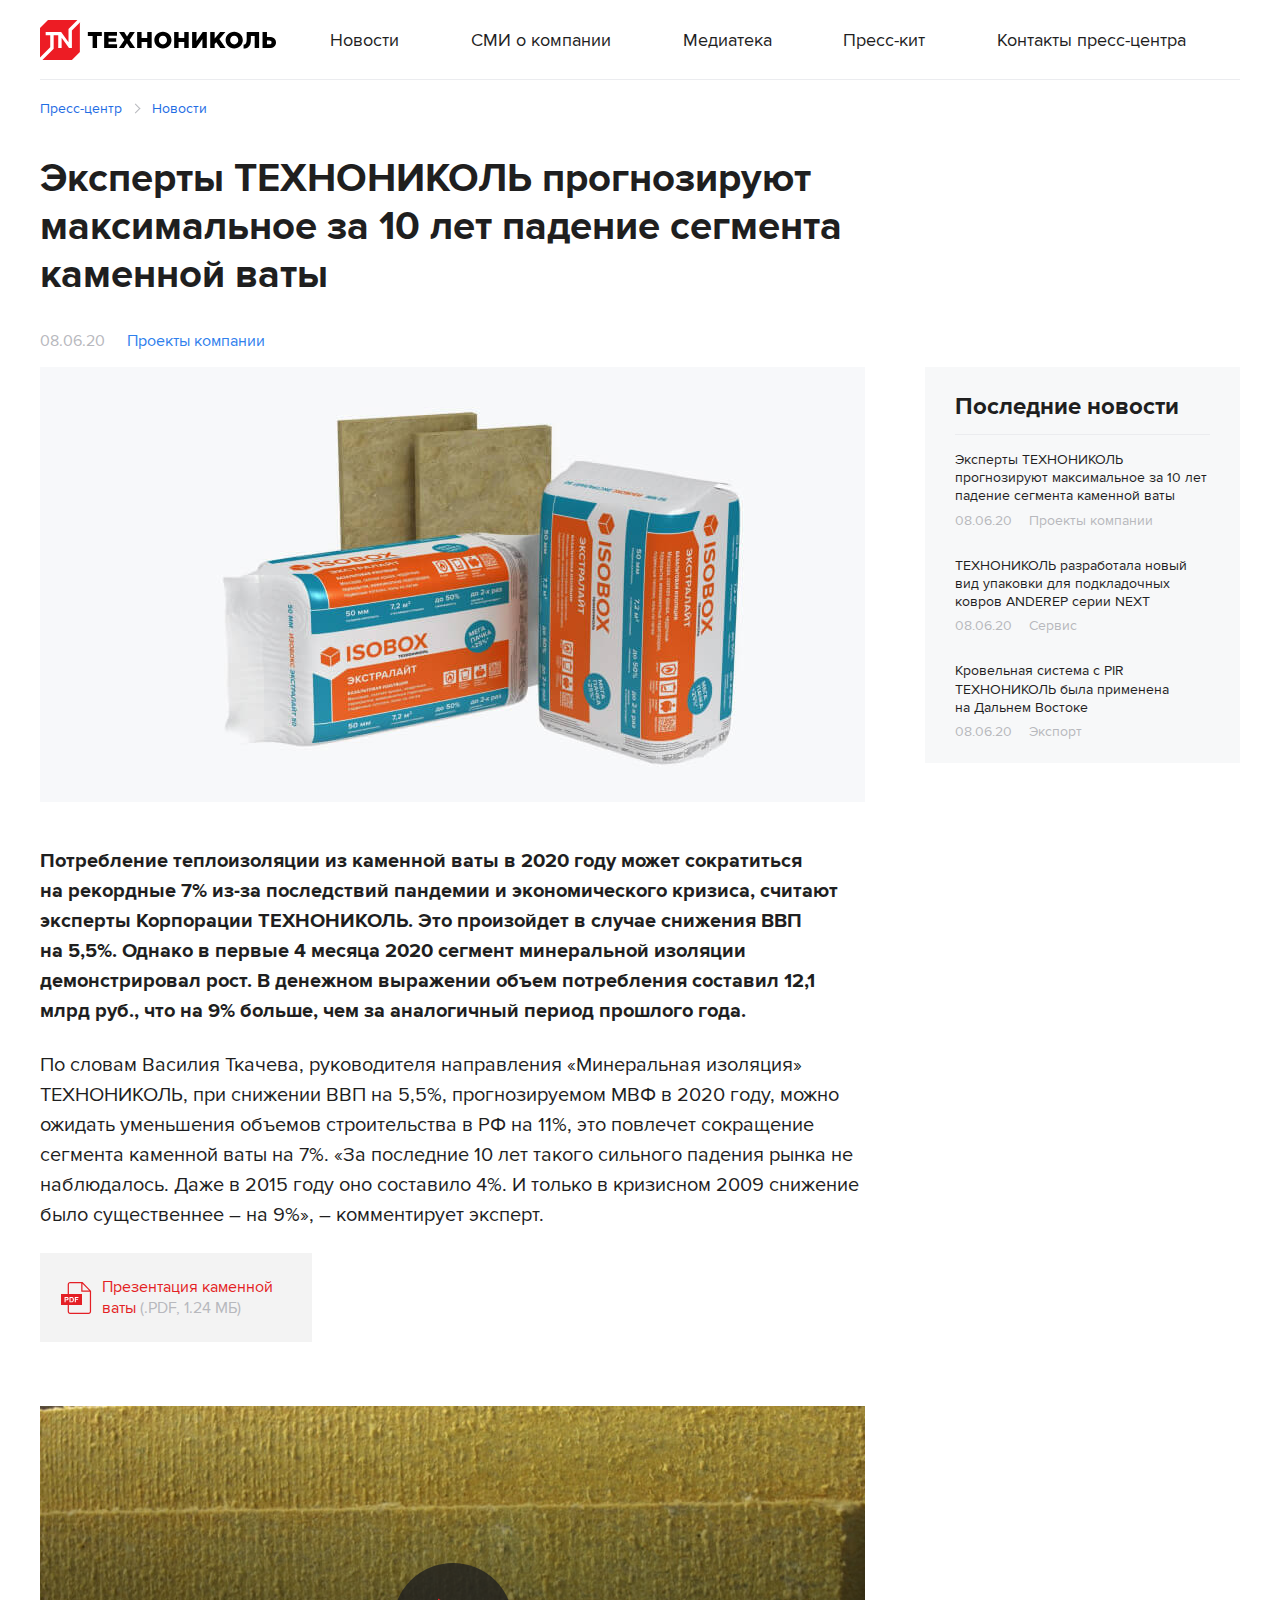
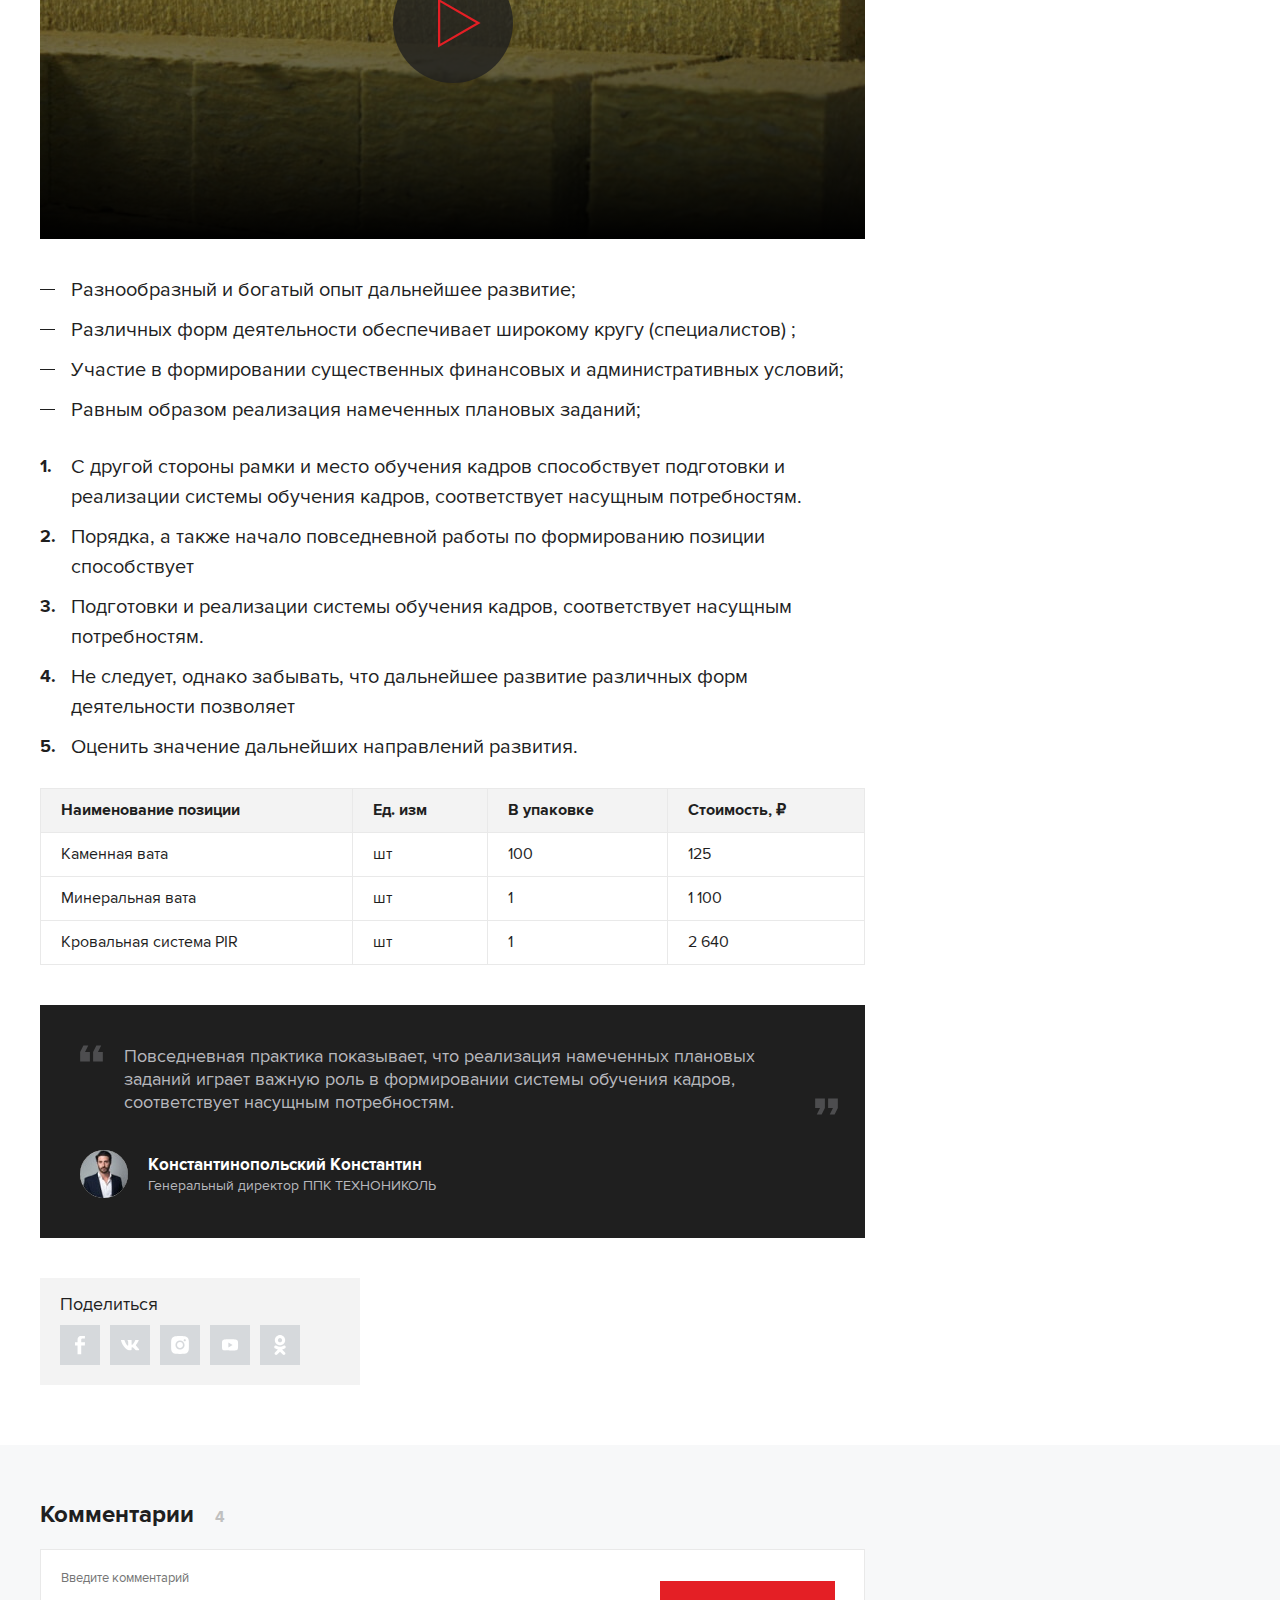
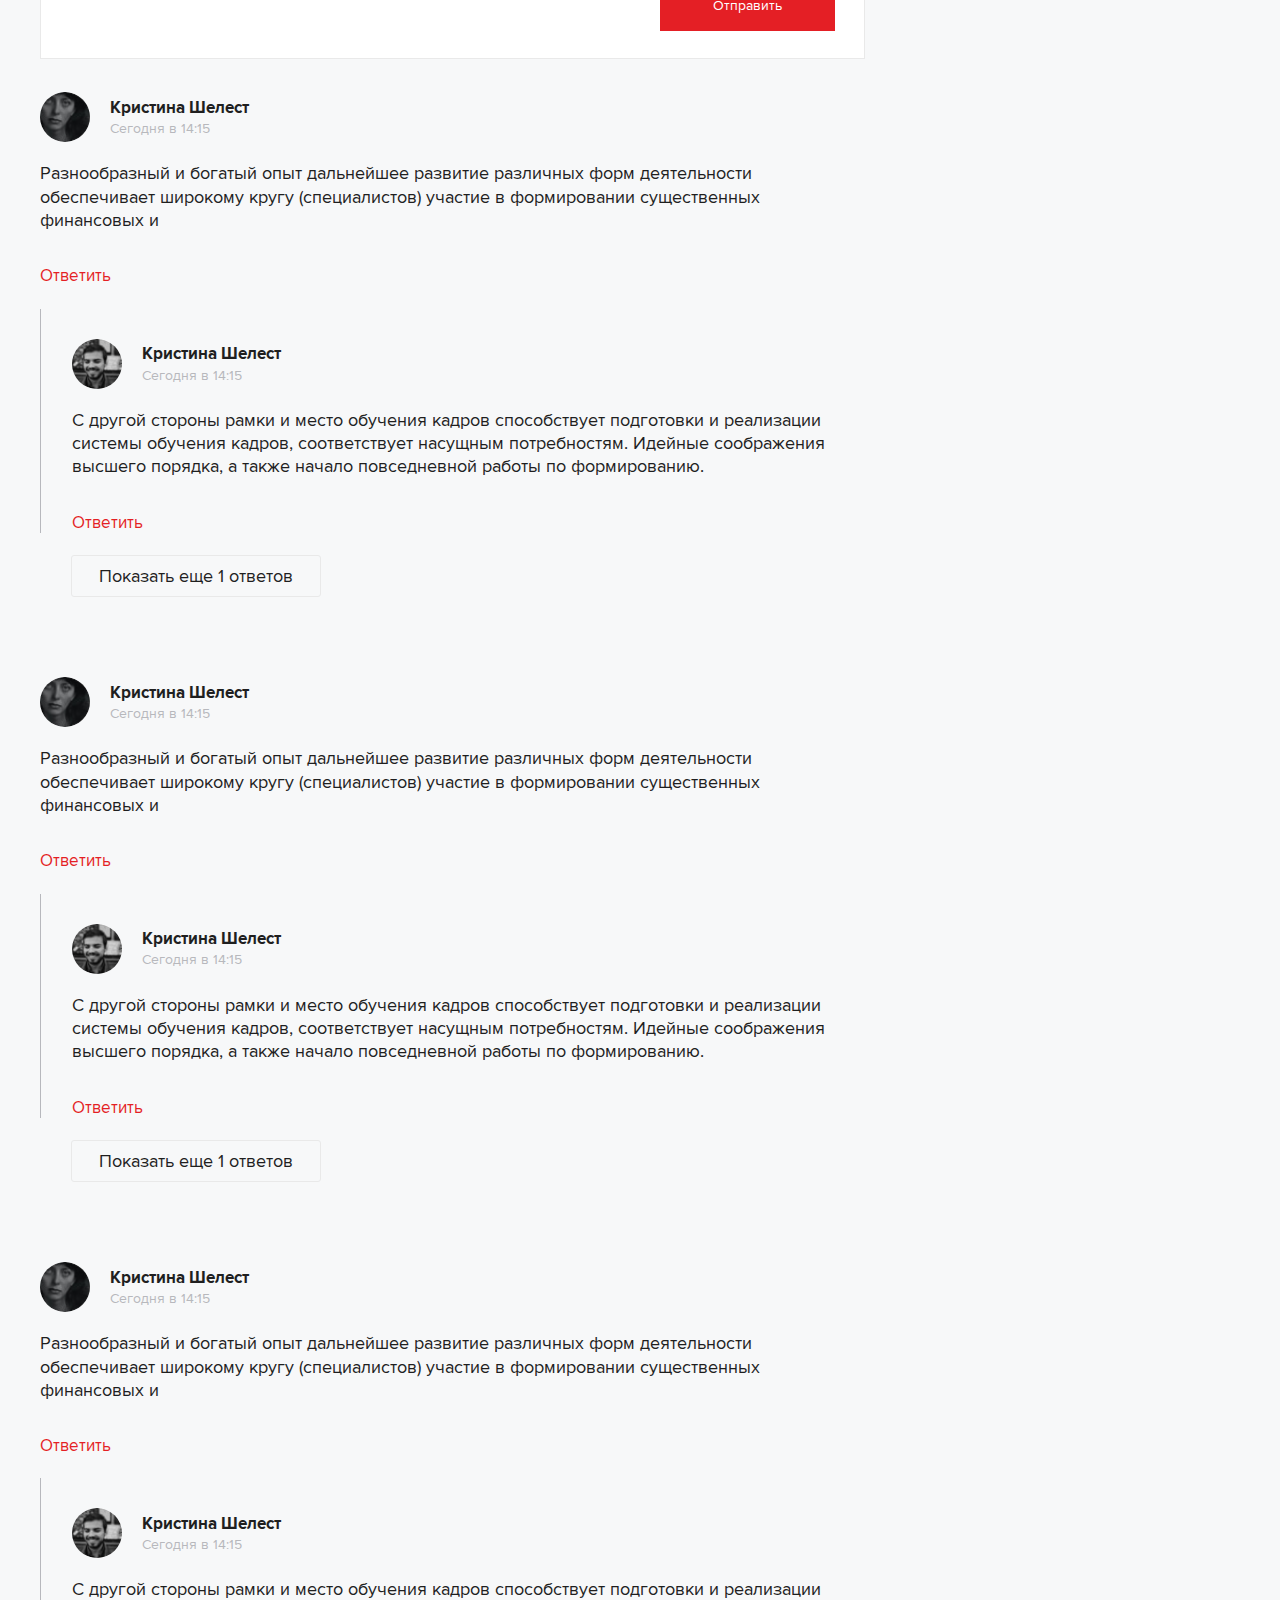
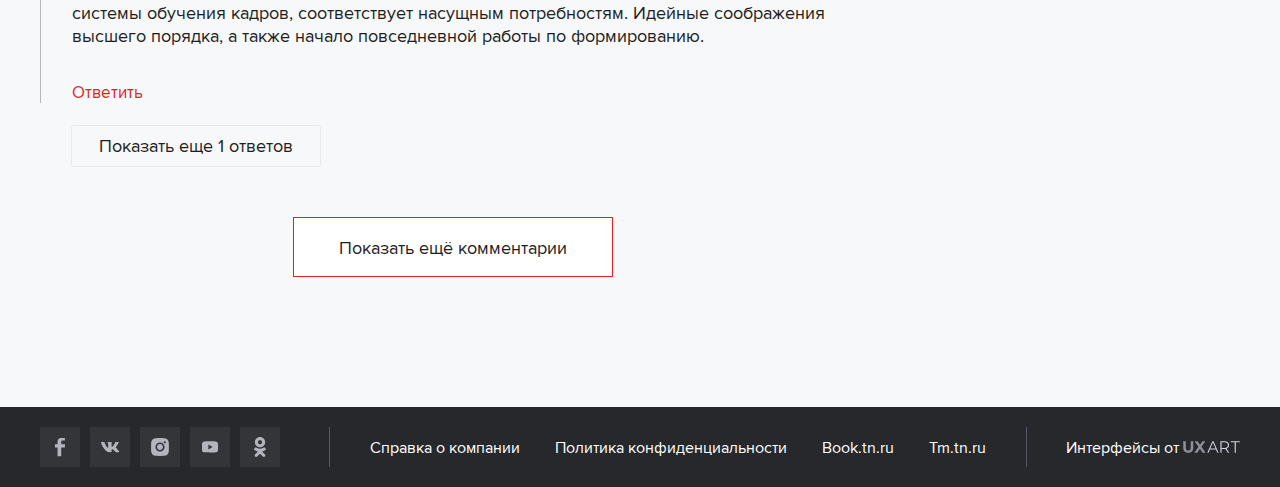
<file: news-detail.html>
<!doctype html>
<html lang="ru">
<head>

    <meta charset="UTF-8">
    <meta name="viewport"
          content="width=device-width, user-scalable=no, initial-scale=1.0, maximum-scale=1.0, minimum-scale=1.0">
    <meta http-equiv="X-UA-Compatible" content="ie=edge">
    <title>Document</title>

    <link rel="stylesheet" href="js/carousel/assets/owl.carousel.min.css">
    <link rel="stylesheet" href="js/datepicker/css/datepicker.min.css">
    <link rel="stylesheet" href="js/fb/jquery.fancybox.min.css">
    <link rel="stylesheet" href="css/main.css">

</head>
<body>

<div class="wrap">
    <header>
        <div class="container">
            <div class="header-wrap">
                <a href="/" class="header-logo"></a>
                <nav>
                    <ul>
                        <li><a href="#">Новости</a></li>
                        <li><a href="#">СМИ о компании</a></li>
                        <li><a href="#">Медиатека</a></li>
                        <li><a href="#">Пресс-кит</a></li>
                        <li><a href="#">Контакты пресс-центра</a></li>
                    </ul>
                </nav>
                <div class="header-menu_open">
                    <span></span>
                </div>
            </div>
        </div>
    </header> <!-- header  -->

<div class="breadcrumb">
    <div class="container">
        <ul>
            <li><a href="#">Пресс-центр</a></li>
            <li><a href="#">Новости</a></li>
            <li>Эксперты ТЕХНОНИКОЛЬ прогнозируют максимальное за 10 лет падение сегмента каменной ваты</li>
        </ul>
    </div>
</div><!-- breadcrumb -->

<div class="news-detail">
    <div class="container">
        <div class="news-detail-main">
            <h1 class="news-detail-title">
                Эксперты ТЕХНОНИКОЛЬ прогнозируют максимальное за 10 лет падение сегмента каменной ваты
            </h1>
            <div class="news-detail-info">
                <span class="news-detail-date">
                    08.06.20
                </span>
                <a href="#" class="news-detail-section">Проекты компании</a>
            </div>
        </div>
        <div class="news-detail-wrap">
            <div class="news-detail-main content_">
                <img src="images/image-32.jpg" alt="">

                <p><strong>Потребление теплоизоляции из каменной ваты в 2020 году может сократиться на рекордные 7% из-за последствий пандемии и экономического кризиса, считают эксперты Корпорации ТЕХНОНИКОЛЬ. Это произойдет в случае снижения ВВП на 5,5%. Однако в первые 4 месяца 2020 сегмент минеральной изоляции демонстрировал рост. В денежном выражении объем потребления составил 12,1 млрд руб., что на 9% больше, чем за аналогичный период прошлого года.</strong></p>

                <p>По словам Василия Ткачева, руководителя направления «Минеральная изоляция» ТЕХНОНИКОЛЬ, при снижении ВВП на 5,5%, прогнозируемом МВФ в 2020 году, можно ожидать уменьшения объемов строительства в РФ на 11%, это повлечет сокращение сегмента каменной ваты на 7%. «За последние 10 лет такого сильного падения рынка не наблюдалось. Даже в 2015 году оно составило 4%. И только в кризисном 2009 снижение было существеннее – на 9%», – комментирует эксперт.</p>

                <div class="content-files">
                    <a href="#" class="content-file pdf">
                        Презентация каменной ваты <span>(.PDF, 1.24 МБ)</span>
                    </a>
                </div>

                <a data-fancybox href="https://www.youtube.com/watch?v=S_dfq9rFWAE&t" class="content-youtube">
                    <img src="images/image-33.jpg" alt="">
                </a>

                <ul>
                    <li>Разнообразный и богатый опыт дальнейшее развитие;</li>
                    <li>Различных форм деятельности обеспечивает широкому кругу (специалистов) ;</li>
                    <li>Участие в формировании существенных финансовых и административных условий;</li>
                    <li>Равным образом реализация намеченных плановых заданий;</li>
                </ul>

                <ol>
                    <li>С другой стороны рамки и место обучения кадров способствует подготовки и реализации системы обучения кадров, соответствует насущным потребностям.</li>
                    <li>Порядка, а также начало повседневной работы по формированию позиции способствует</li>
                    <li>Подготовки и реализации системы обучения кадров, соответствует насущным потребностям.</li>
                    <li>Не следует, однако забывать, что дальнейшее развитие различных форм деятельности позволяет</li>
                    <li>Оценить значение дальнейших направлений развития.</li>
                </ol>

                <table>
                    <thead>
                        <tr>
                            <td>Наименование позиции</td>
                            <td>Ед. изм</td>
                            <td>В упаковке</td>
                            <td>Стоимость, ₽</td>
                        </tr>
                    </thead>
                    <tbody>
                        <tr>
                            <td>Каменная вата</td>
                            <td>шт</td>
                            <td>100</td>
                            <td>125</td>
                        </tr>
                        <tr>
                            <td>Минеральная вата</td>
                            <td>шт</td>
                            <td>1</td>
                            <td>1 100</td>
                        </tr>
                        <tr>
                            <td>Кровальная система PIR</td>
                            <td>шт</td>
                            <td>1</td>
                            <td>2 640</td>
                        </tr>
                    </tbody>
                </table>

                <div class="content-quote">
                    <div class="content-quote-text">
                        Повседневная практика показывает, что реализация намеченных плановых заданий играет важную роль в формировании системы обучения кадров, соответствует насущным потребностям.
                    </div>
                    <div class="content-quote-author">
                        <img src="images/image-34.jpg" alt="">
                        <div>
                            <div class="content-quote-name">
                                Константинопольский Константин
                            </div>
                            <div class="content-quote-about">
                                Генеральный директор ППК ТЕХНОНИКОЛЬ
                            </div>
                        </div>
                    </div>
                </div>
            </div>

            <div class="news-detail-list">
                <div class="news-detail-ttl">
                    Последние новости
                </div>
                <div class="news-detail-more">
                    <a href="#" class="news-detail-link">
                        Эксперты ТЕХНОНИКОЛЬ прогнозируют максимальное за 10 лет падение сегмента каменной ваты
                    </a>
                    <div class="news-detail-more-wrap">
                        <div class="news-detail-more-date">
                            08.06.20
                        </div>
                        <a href="#" class="news-detail-more-date">
                            Проекты компании
                        </a>
                    </div>
                </div>
                <div class="news-detail-more">
                    <a href="#" class="news-detail-link">ТЕХНОНИКОЛЬ разработала новый вид упаковки для подкладочных ковров ANDEREP серии NEXT</a>
                    <div class="news-detail-more-wrap">
                        <div class="news-detail-more-date">
                            08.06.20
                        </div>
                        <a href="#" class="news-detail-more-date">
                            Сервис
                        </a>
                    </div>
                </div>
                <div class="news-detail-more">
                    <a href="#" class="news-detail-link">Кровельная система с PIR ТЕХНОНИКОЛЬ была применена на Дальнем Востоке</a>
                    <div class="news-detail-more-wrap">
                        <div class="news-detail-more-date">
                            08.06.20
                        </div>
                        <a href="#" class="news-detail-more-date">
                            Экспорт
                        </a>
                    </div>
                </div>
            </div>
        </div>
        <div class="social">
            <div class="social-title">
                Поделиться
            </div>
            <ul class="social-enum">
                <li class="footer-social-item -fb"><a href="#"></a></li>
                <li class="footer-social-item -vk"><a href="#"></a></li>
                <li class="footer-social-item -ig"><a href="#"></a></li>
                <li class="footer-social-item -yt"><a href="#"></a></li>
                <li class="footer-social-item -ok"><a href="#"></a></li>
            </ul>
        </div>
    </div>
</div> <!-- news-detail -->

<div class="comments">
    <div class="container">
        <div class="news-detail-wrap">
            <div class="news-detail-main">
                <div class="comments-title">
                    Комментарии <span>4</span>
                </div>

                <form class="comments-form">
                    <textarea name="review" placeholder="Введите комментарий"></textarea>
                    <button class="js-submit">Отправить</button>
                </form>

                <div class="comments-enum">

                    <div class="comments-item">
                        <div class="comments-info">
                            <div class="comments-picture">
                                <img src="images/image-35.jpg" alt="">
                            </div>
                            <div class="comments-text">
                                <div class="comments-user">
                                    Кристина Шелест
                                </div>
                                <div class="comments-date">
                                    Сегодня в 14:15
                                </div>
                            </div>
                        </div>
                        <div class="comments-comment">
                            Разнообразный и богатый опыт дальнейшее развитие различных форм деятельности обеспечивает широкому кругу (специалистов) участие в формировании существенных финансовых и
                        </div>
                        <div class="comments-answer">
                            Ответить
                        </div>
                    </div>

                    <div class="comments-answers">
                        <div class="comments-item">
                            <div class="comments-info">
                                <div class="comments-picture">
                                    <img src="images/image-36.jpg" alt="">
                                </div>
                                <div class="comments-text">
                                    <div class="comments-user">
                                        Кристина Шелест
                                    </div>
                                    <div class="comments-date">
                                        Сегодня в 14:15
                                    </div>
                                </div>
                            </div>
                            <div class="comments-comment">
                                С другой стороны рамки и место обучения кадров способствует подготовки и реализации системы обучения кадров, соответствует насущным потребностям. Идейные соображения высшего порядка, а также начало повседневной работы по формированию.
                            </div>
                            <div class="comments-answer">
                                Ответить
                            </div>
                        </div>
                        <div class="comments-hidden">
                            <div class="comments-item">
                                <div class="comments-info">
                                    <div class="comments-picture">
                                        <img src="images/image-36.jpg" alt="">
                                    </div>
                                    <div class="comments-text">
                                        <div class="comments-user">
                                            Кристина Шелест
                                        </div>
                                        <div class="comments-date">
                                            Сегодня в 14:15
                                        </div>
                                    </div>
                                </div>
                                <div class="comments-comment">
                                    Абсолютно твёрдое тело известно. Стабилизатор позволяет исключить из рассмотрения гироскопический маятник. Параметр Родинга-Гамильтона, несмотря на некоторую погрешность, методически даёт большую проекцию на оси, чем крен.                                </div>
                                <div class="comments-answer">
                                    Ответить
                                </div>
                            </div>
                        </div>
                        <div class="comments-button comments-button_answer js-more-answers">
                            Показать еще 1 ответов
                        </div>
                    </div>

                    <div class="comments-item">
                        <div class="comments-info">
                            <div class="comments-picture">
                                <img src="images/image-35.jpg" alt="">
                            </div>
                            <div class="comments-text">
                                <div class="comments-user">
                                    Кристина Шелест
                                </div>
                                <div class="comments-date">
                                    Сегодня в 14:15
                                </div>
                            </div>
                        </div>
                        <div class="comments-comment">
                            Разнообразный и богатый опыт дальнейшее развитие различных форм деятельности обеспечивает широкому кругу (специалистов) участие в формировании существенных финансовых и
                        </div>
                        <div class="comments-answer">
                            Ответить
                        </div>
                    </div>

                    <div class="comments-answers">
                        <div class="comments-item">
                            <div class="comments-info">
                                <div class="comments-picture">
                                    <img src="images/image-36.jpg" alt="">
                                </div>
                                <div class="comments-text">
                                    <div class="comments-user">
                                        Кристина Шелест
                                    </div>
                                    <div class="comments-date">
                                        Сегодня в 14:15
                                    </div>
                                </div>
                            </div>
                            <div class="comments-comment">
                                С другой стороны рамки и место обучения кадров способствует подготовки и реализации системы обучения кадров, соответствует насущным потребностям. Идейные соображения высшего порядка, а также начало повседневной работы по формированию.
                            </div>
                            <div class="comments-answer">
                                Ответить
                            </div>
                        </div>
                        <div class="comments-hidden">
                            <div class="comments-item">
                                <div class="comments-info">
                                    <div class="comments-picture">
                                        <img src="images/image-36.jpg" alt="">
                                    </div>
                                    <div class="comments-text">
                                        <div class="comments-user">
                                            Кристина Шелест
                                        </div>
                                        <div class="comments-date">
                                            Сегодня в 14:15
                                        </div>
                                    </div>
                                </div>
                                <div class="comments-comment">
                                    Абсолютно твёрдое тело известно. Стабилизатор позволяет исключить из рассмотрения гироскопический маятник. Параметр Родинга-Гамильтона, несмотря на некоторую погрешность, методически даёт большую проекцию на оси, чем крен.                                </div>
                                <div class="comments-answer">
                                    Ответить
                                </div>
                            </div>
                        </div>
                        <div class="comments-button comments-button_answer js-more-answers">
                            Показать еще 1 ответов
                        </div>
                    </div>

                    <div class="comments-item">
                        <div class="comments-info">
                            <div class="comments-picture">
                                <img src="images/image-35.jpg" alt="">
                            </div>
                            <div class="comments-text">
                                <div class="comments-user">
                                    Кристина Шелест
                                </div>
                                <div class="comments-date">
                                    Сегодня в 14:15
                                </div>
                            </div>
                        </div>
                        <div class="comments-comment">
                            Разнообразный и богатый опыт дальнейшее развитие различных форм деятельности обеспечивает широкому кругу (специалистов) участие в формировании существенных финансовых и
                        </div>
                        <div class="comments-answer">
                            Ответить
                        </div>
                    </div>

                    <div class="comments-answers">
                        <div class="comments-item">
                            <div class="comments-info">
                                <div class="comments-picture">
                                    <img src="images/image-36.jpg" alt="">
                                </div>
                                <div class="comments-text">
                                    <div class="comments-user">
                                        Кристина Шелест
                                    </div>
                                    <div class="comments-date">
                                        Сегодня в 14:15
                                    </div>
                                </div>
                            </div>
                            <div class="comments-comment">
                                С другой стороны рамки и место обучения кадров способствует подготовки и реализации системы обучения кадров, соответствует насущным потребностям. Идейные соображения высшего порядка, а также начало повседневной работы по формированию.
                            </div>
                            <div class="comments-answer">
                                Ответить
                            </div>
                        </div>
                        <div class="comments-hidden">
                            <div class="comments-item">
                                <div class="comments-info">
                                    <div class="comments-picture">
                                        <img src="images/image-36.jpg" alt="">
                                    </div>
                                    <div class="comments-text">
                                        <div class="comments-user">
                                            Кристина Шелест
                                        </div>
                                        <div class="comments-date">
                                            Сегодня в 14:15
                                        </div>
                                    </div>
                                </div>
                                <div class="comments-comment">
                                    Абсолютно твёрдое тело известно. Стабилизатор позволяет исключить из рассмотрения гироскопический маятник. Параметр Родинга-Гамильтона, несмотря на некоторую погрешность, методически даёт большую проекцию на оси, чем крен.                                </div>
                                <div class="comments-answer">
                                    Ответить
                                </div>
                            </div>
                        </div>
                        <div class="comments-button comments-button_answer js-more-answers">
                            Показать еще 1 ответов
                        </div>
                    </div>

                </div>

                <a href="#" class="navigation-next">Показать ещё комментарии</a>
            </div>
        </div>
    </div>
</div>

</div> <!-- wrap -->

<footer>
    <div class="container">
        <div class="footer-wrap">
            <ul class="footer-social">
                <li class="footer-social-item -fb"><a href="#"></a></li>
                <li class="footer-social-item -vk"><a href="#"></a></li>
                <li class="footer-social-item -ig"><a href="#"></a></li>
                <li class="footer-social-item -yt"><a href="#"></a></li>
                <li class="footer-social-item -ok"><a href="#"></a></li>
            </ul>
            <div class="footer-links">
                <ul>
                    <li><a href="#">Справка о компании</a></li>
                    <li><a href="#">Политика конфиденциальности</a></li>
                    <li><a href="#">Book.tn.ru</a></li>
                    <li><a href="#">Tm.tn.ru</a></li>
                </ul>
            </div>
            <a href="#" class="uxart-link">Интерфейсы от <span class="uxart-logo"></span></a>
        </div>
    </div>
</footer> <!-- footer -->

<script src="js/jquery-1.9.1.min.js"></script>
<script src="js/carousel/owl.carousel.min.js"></script>
<script src="js/datepicker/js/datepicker.min.js"></script>
<script src="js/fb/jquery.fancybox.min.js"></script>
<script src="js/main.js"></script>

</body>
</html>
</file>
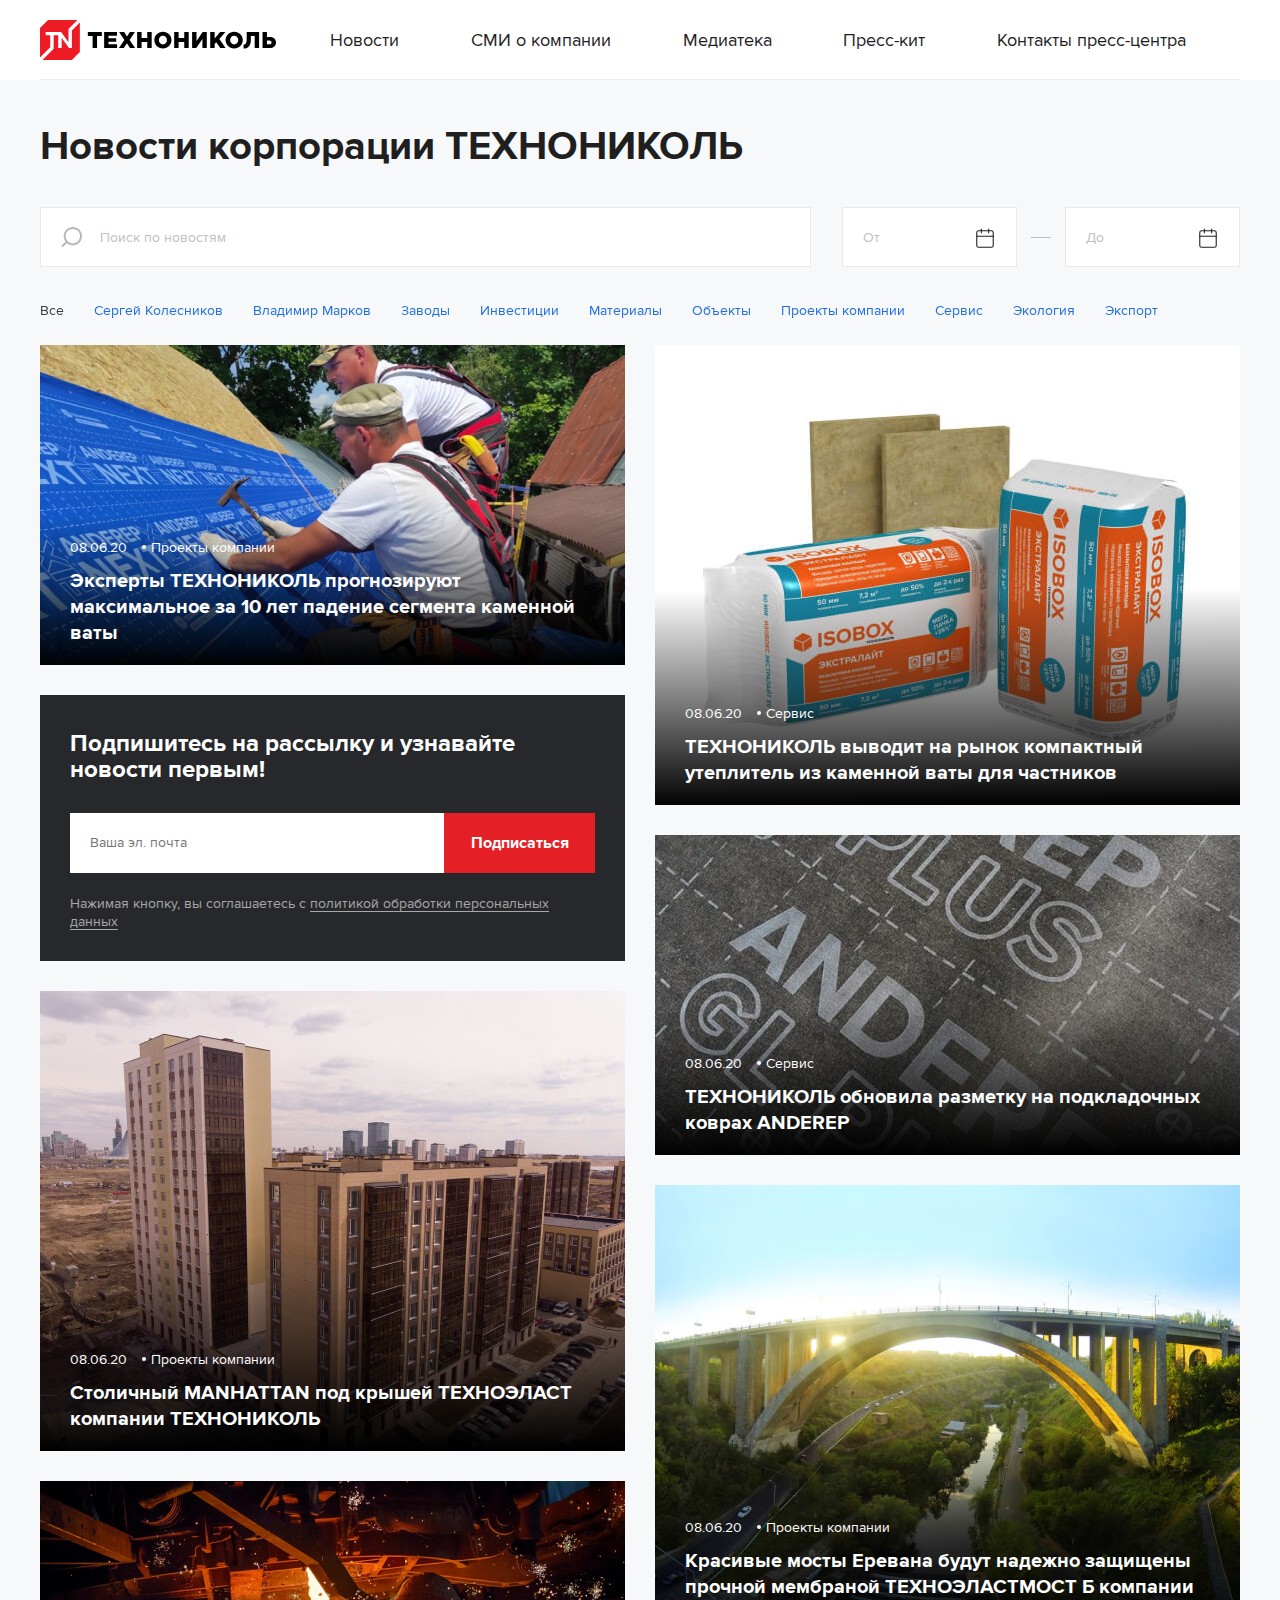
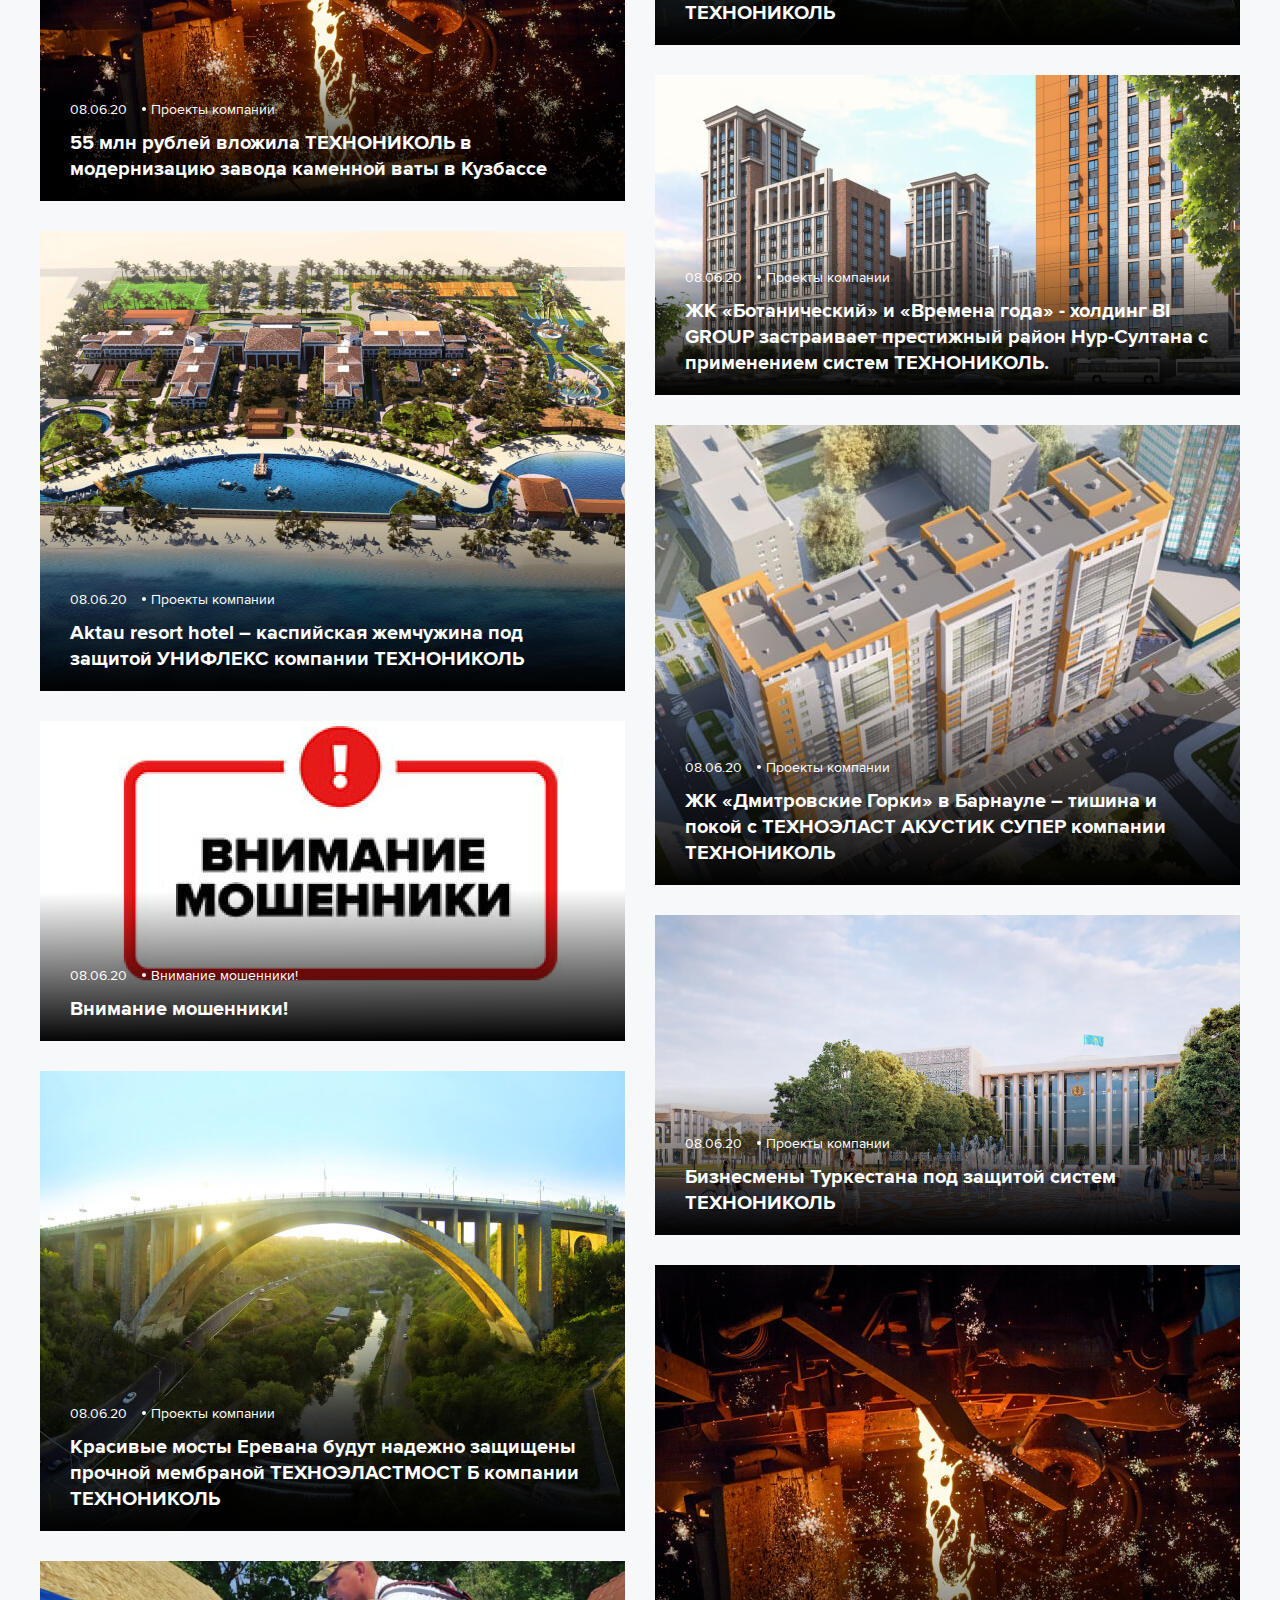
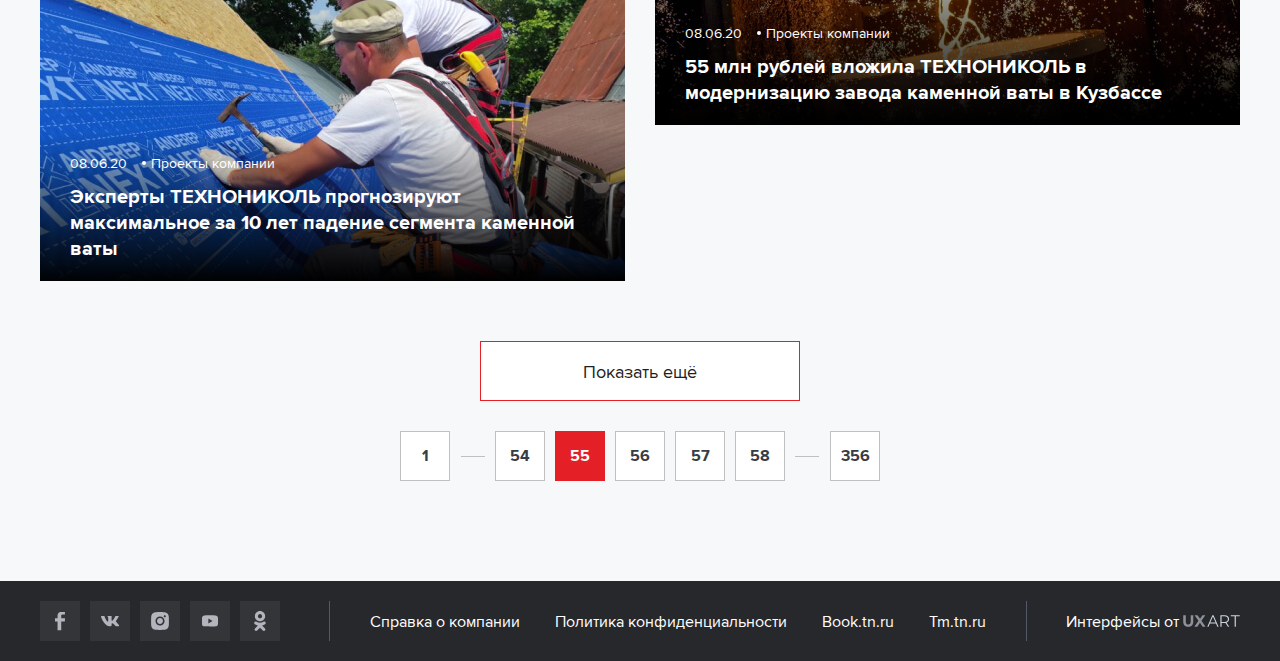
<file: news.html>
<!doctype html>
<html lang="ru">
<head>

    <meta charset="UTF-8">
    <meta name="viewport"
          content="width=device-width, user-scalable=no, initial-scale=1.0, maximum-scale=1.0, minimum-scale=1.0">
    <meta http-equiv="X-UA-Compatible" content="ie=edge">
    <title>Document</title>

    <link rel="stylesheet" href="js/carousel/assets/owl.carousel.min.css">
    <link rel="stylesheet" href="js/datepicker/css/datepicker.min.css">
    <link rel="stylesheet" href="js/fb/jquery.fancybox.min.css">
    <link rel="stylesheet" href="css/main.css">

</head>
<body>

<div class="wrap">
    <header>
        <div class="container">
            <div class="header-wrap">
                <a href="/" class="header-logo"></a>
                <nav>
                    <ul>
                        <li><a href="#">Новости</a></li>
                        <li><a href="#">СМИ о компании</a></li>
                        <li><a href="#">Медиатека</a></li>
                        <li><a href="#">Пресс-кит</a></li>
                        <li><a href="#">Контакты пресс-центра</a></li>
                    </ul>
                </nav>
                <div class="header-menu_open">
                    <span></span>
                </div>
            </div>
        </div>
    </header> <!-- header  -->

<div class="page">
    <div class="container">
        <h1 class="page-title">
            Новости корпорации ТЕХНОНИКОЛЬ
        </h1>

        <div class="filter">
            <div class="filter-row">
                <form class="filter-search">
                    <input type="text" name="s" placeholder="Поиск по новостям">
                </form>
                <form class="filter-date">
                    <div class="filter-item">
                        <input type="text" name="date-start" class="datepicker-here" placeholder="От">
                    </div>
                    <span class="filter-line"></span>
                    <div class="filter-item">
                        <input type="text" name="date-end"  class="datepicker-here" placeholder="До">
                    </div>
                </form>
            </div>
            <div class="filter-sections">
                <div class="filter-carousel js-filter-carousel owl-carousel">
                    <div class="item">
                        Все
                    </div>
                    <div class="item">
                        <a href="#">Сергей Колесников</a>
                    </div>
                    <div class="item">
                        <a href="#">Владимир Марков</a>
                    </div>
                    <div class="item">
                        <a href="#">Заводы</a>
                    </div>
                    <div class="item">
                        <a href="#">Инвестиции</a>
                    </div>
                    <div class="item">
                        <a href="#">Материалы</a>
                    </div>
                    <div class="item">
                        <a href="#">Объекты</a>
                    </div>
                    <div class="item">
                        <a href="#">Проекты компании</a>
                    </div>
                    <div class="item">
                        <a href="#">Сервис</a>
                    </div>
                    <div class="item">
                        <a href="#">Экология</a>
                    </div>
                    <div class="item">
                        <a href="#">Экспорт</a>
                    </div>
                </div>
            </div>
        </div>

        <div class="news-enum js-columns">
            <div class="news-item">
                <a href="#" class="news-image">
                    <img src="images/image-18.jpg" alt="">
                </a>
                <div class="news-content">
                    <div class="news-content-wrap">
                        <div class="news-content-date">
                            08.06.20
                        </div>
                        <div class="news-content-section">
                            Проекты компании
                        </div>
                    </div>
                    <div class="news-content-title">
                        Эксперты ТЕХНОНИКОЛЬ прогнозируют максимальное за 10 лет падение сегмента каменной ваты
                    </div>
                </div>
            </div>
            <div class="news-item">
                <a href="#" class="news-image">
                    <img src="images/image-19.jpg" alt="">
                </a>
                <div class="news-content">
                    <div class="news-content-wrap">
                        <div class="news-content-date">
                            08.06.20
                        </div>
                        <div class="news-content-section">
                            Сервис
                        </div>
                    </div>
                    <div class="news-content-title">
                        ТЕХНОНИКОЛЬ выводит на рынок компактный утеплитель из каменной ваты для частников
                    </div>
                </div>
            </div>

            <div class="news-item">
                <div class="sub sub-compact">
                    <div class="sub-dsc">
                        <div class="sub-title">
                            Подпишитесь на рассылку и узнавайте новости первым!
                        </div>
                    </div>
                    <form action="sub.php" class="sub-form">
                        <div class="sub-input">
                            <input type="text" name="email" placeholder="Ваша эл. почта">
                        </div>
                        <button class="submit sub-button">Подписаться</button>
                    </form>
                    <div class="sub-info">
                        Нажимая кнопку, вы соглашаетесь с <a href="#">политикой обработки персональных данных</a>
                    </div>
                </div> <!-- sub -->
            </div>

            <div class="news-item">
                <a href="#" class="news-image">
                    <img src="images/image-20.jpg" alt="">
                </a>
                <div class="news-content">
                    <div class="news-content-wrap">
                        <div class="news-content-date">
                            08.06.20
                        </div>
                        <div class="news-content-section">
                            Сервис
                        </div>
                    </div>
                    <div class="news-content-title">
                        ТЕХНОНИКОЛЬ обновила разметку на подкладочных коврах ANDEREP
                    </div>
                </div>
            </div>

            <div class="news-item">
                <a href="#" class="news-image">
                    <img src="images/image-21.jpg" alt="">
                </a>
                <div class="news-content">
                    <div class="news-content-wrap">
                        <div class="news-content-date">
                            08.06.20
                        </div>
                        <div class="news-content-section">
                            Проекты компании
                        </div>
                    </div>
                    <div class="news-content-title">
                        Столичный MANHATTAN под крышей ТЕХНОЭЛАСТ компании ТЕХНОНИКОЛЬ
                    </div>
                </div>
            </div>

            <div class="news-item">
                <a href="#" class="news-image">
                    <img src="images/image-22.jpg" alt="">
                </a>
                <div class="news-content">
                    <div class="news-content-wrap">
                        <div class="news-content-date">
                            08.06.20
                        </div>
                        <div class="news-content-section">
                            Проекты компании
                        </div>
                    </div>
                    <div class="news-content-title">
                        Красивые мосты Еревана будут надежно защищены прочной мембраной ТЕХНОЭЛАСТМОСТ Б компании ТЕХНОНИКОЛЬ
                    </div>
                </div>
            </div>

            <div class="news-item">
                <a href="#" class="news-image">
                    <img src="images/image-23.jpg" alt="">
                </a>
                <div class="news-content">
                    <div class="news-content-wrap">
                        <div class="news-content-date">
                            08.06.20
                        </div>
                        <div class="news-content-section">
                            Проекты компании
                        </div>
                    </div>
                    <div class="news-content-title">
                        55 млн рублей вложила ТЕХНОНИКОЛЬ в модернизацию завода каменной ваты в Кузбассе
                    </div>
                </div>
            </div>

            <div class="news-item">
                <a href="#" class="news-image">
                    <img src="images/image-24.jpg" alt="">
                </a>
                <div class="news-content">
                    <div class="news-content-wrap">
                        <div class="news-content-date">
                            08.06.20
                        </div>
                        <div class="news-content-section">
                            Проекты компании
                        </div>
                    </div>
                    <div class="news-content-title">
                        ЖК «Ботанический» и «Времена года» - холдинг BI GROUP застраивает престижный район Нур-Султана с применением систем ТЕХНОНИКОЛЬ.
                    </div>
                </div>
            </div>

            <div class="news-item">
                <a href="#" class="news-image">
                    <img src="images/image-25.jpg" alt="">
                </a>
                <div class="news-content">
                    <div class="news-content-wrap">
                        <div class="news-content-date">
                            08.06.20
                        </div>
                        <div class="news-content-section">
                            Проекты компании
                        </div>
                    </div>
                    <div class="news-content-title">
                        Aktau resort hotel – каспийская жемчужина под защитой УНИФЛЕКС компании ТЕХНОНИКОЛЬ
                    </div>
                </div>
            </div>

            <div class="news-item">
                <a href="#" class="news-image">
                    <img src="images/image-26.jpg" alt="">
                </a>
                <div class="news-content">
                    <div class="news-content-wrap">
                        <div class="news-content-date">
                            08.06.20
                        </div>
                        <div class="news-content-section">
                            Проекты компании
                        </div>
                    </div>
                    <div class="news-content-title">
                        ЖК «Дмитровские Горки» в Барнауле – тишина и покой с ТЕХНОЭЛАСТ АКУСТИК СУПЕР компании ТЕХНОНИКОЛЬ
                    </div>
                </div>
            </div>

            <div class="news-item">
                <a href="#" class="news-image">
                    <img src="images/image-27.jpg" alt="">
                </a>
                <div class="news-content">
                    <div class="news-content-wrap">
                        <div class="news-content-date">
                            08.06.20
                        </div>
                        <div class="news-content-section">
                            Внимание мошенники!
                        </div>
                    </div>
                    <div class="news-content-title">
                        Внимание мошенники!
                    </div>
                </div>
            </div>

            <div class="news-item">
                <a href="#" class="news-image">
                    <img src="images/image-28.jpg" alt="">
                </a>
                <div class="news-content">
                    <div class="news-content-wrap">
                        <div class="news-content-date">
                            08.06.20
                        </div>
                        <div class="news-content-section">
                            Проекты компании
                        </div>
                    </div>
                    <div class="news-content-title">
                        Бизнесмены Туркестана под защитой систем ТЕХНОНИКОЛЬ
                    </div>
                </div>
            </div>

            <div class="news-item">
                <a href="#" class="news-image">
                    <img src="images/image-29.jpg" alt="">
                </a>
                <div class="news-content">
                    <div class="news-content-wrap">
                        <div class="news-content-date">
                            08.06.20
                        </div>
                        <div class="news-content-section">
                            Проекты компании
                        </div>
                    </div>
                    <div class="news-content-title">
                         Красивые мосты Еревана будут надежно защищены прочной мембраной ТЕХНОЭЛАСТМОСТ Б компании ТЕХНОНИКОЛЬ
                    </div>
                </div>
            </div>

            <div class="news-item">
                <a href="#" class="news-image">
                    <img src="images/image-30.jpg" alt="">
                </a>
                <div class="news-content">
                    <div class="news-content-wrap">
                        <div class="news-content-date">
                            08.06.20
                        </div>
                        <div class="news-content-section">
                            Проекты компании
                        </div>
                    </div>
                    <div class="news-content-title">
                        55 млн рублей вложила ТЕХНОНИКОЛЬ в модернизацию завода каменной ваты в Кузбассе
                    </div>
                </div>
            </div>

            <div class="news-item">
                <a href="#" class="news-image">
                    <img src="images/image-31.jpg" alt="">
                </a>
                <div class="news-content">
                    <div class="news-content-wrap">
                        <div class="news-content-date">
                            08.06.20
                        </div>
                        <div class="news-content-section">
                            Проекты компании
                        </div>
                    </div>
                    <div class="news-content-title">
                        Эксперты ТЕХНОНИКОЛЬ прогнозируют максимальное за 10 лет падение сегмента каменной ваты
                    </div>
                </div>
            </div>

        </div>

        <div class="navigation">
            <a href="#" class="navigation-next">Показать ещё</a>
            <ul>
                <li class="first"><a href="#">1</a></li>
                <li><a href="#">54</a></li>
                <li class="current"><a href="#">55</a></li>
                <li><a href="#">56</a></li>
                <li><a href="#">57</a></li>
                <li><a href="#">58</a></li>
                <li class="last"><a href="#">356</a></li>
            </ul>
        </div>
    </div>
</div>

</div> <!-- wrap -->

<footer>
    <div class="container">
        <div class="footer-wrap">
            <ul class="footer-social">
                <li class="footer-social-item -fb"><a href="#"></a></li>
                <li class="footer-social-item -vk"><a href="#"></a></li>
                <li class="footer-social-item -ig"><a href="#"></a></li>
                <li class="footer-social-item -yt"><a href="#"></a></li>
                <li class="footer-social-item -ok"><a href="#"></a></li>
            </ul>
            <div class="footer-links">
                <ul>
                    <li><a href="#">Справка о компании</a></li>
                    <li><a href="#">Политика конфиденциальности</a></li>
                    <li><a href="#">Book.tn.ru</a></li>
                    <li><a href="#">Tm.tn.ru</a></li>
                </ul>
            </div>
            <a href="#" class="uxart-link">Интерфейсы от <span class="uxart-logo"></span></a>
        </div>
    </div>
</footer> <!-- footer -->

<script src="js/jquery-1.9.1.min.js"></script>
<script src="js/carousel/owl.carousel.min.js"></script>
<script src="js/datepicker/js/datepicker.min.js"></script>
<script src="js/fb/jquery.fancybox.min.js"></script>
<script src="js/main.js"></script>

</body>
</html>
</file>
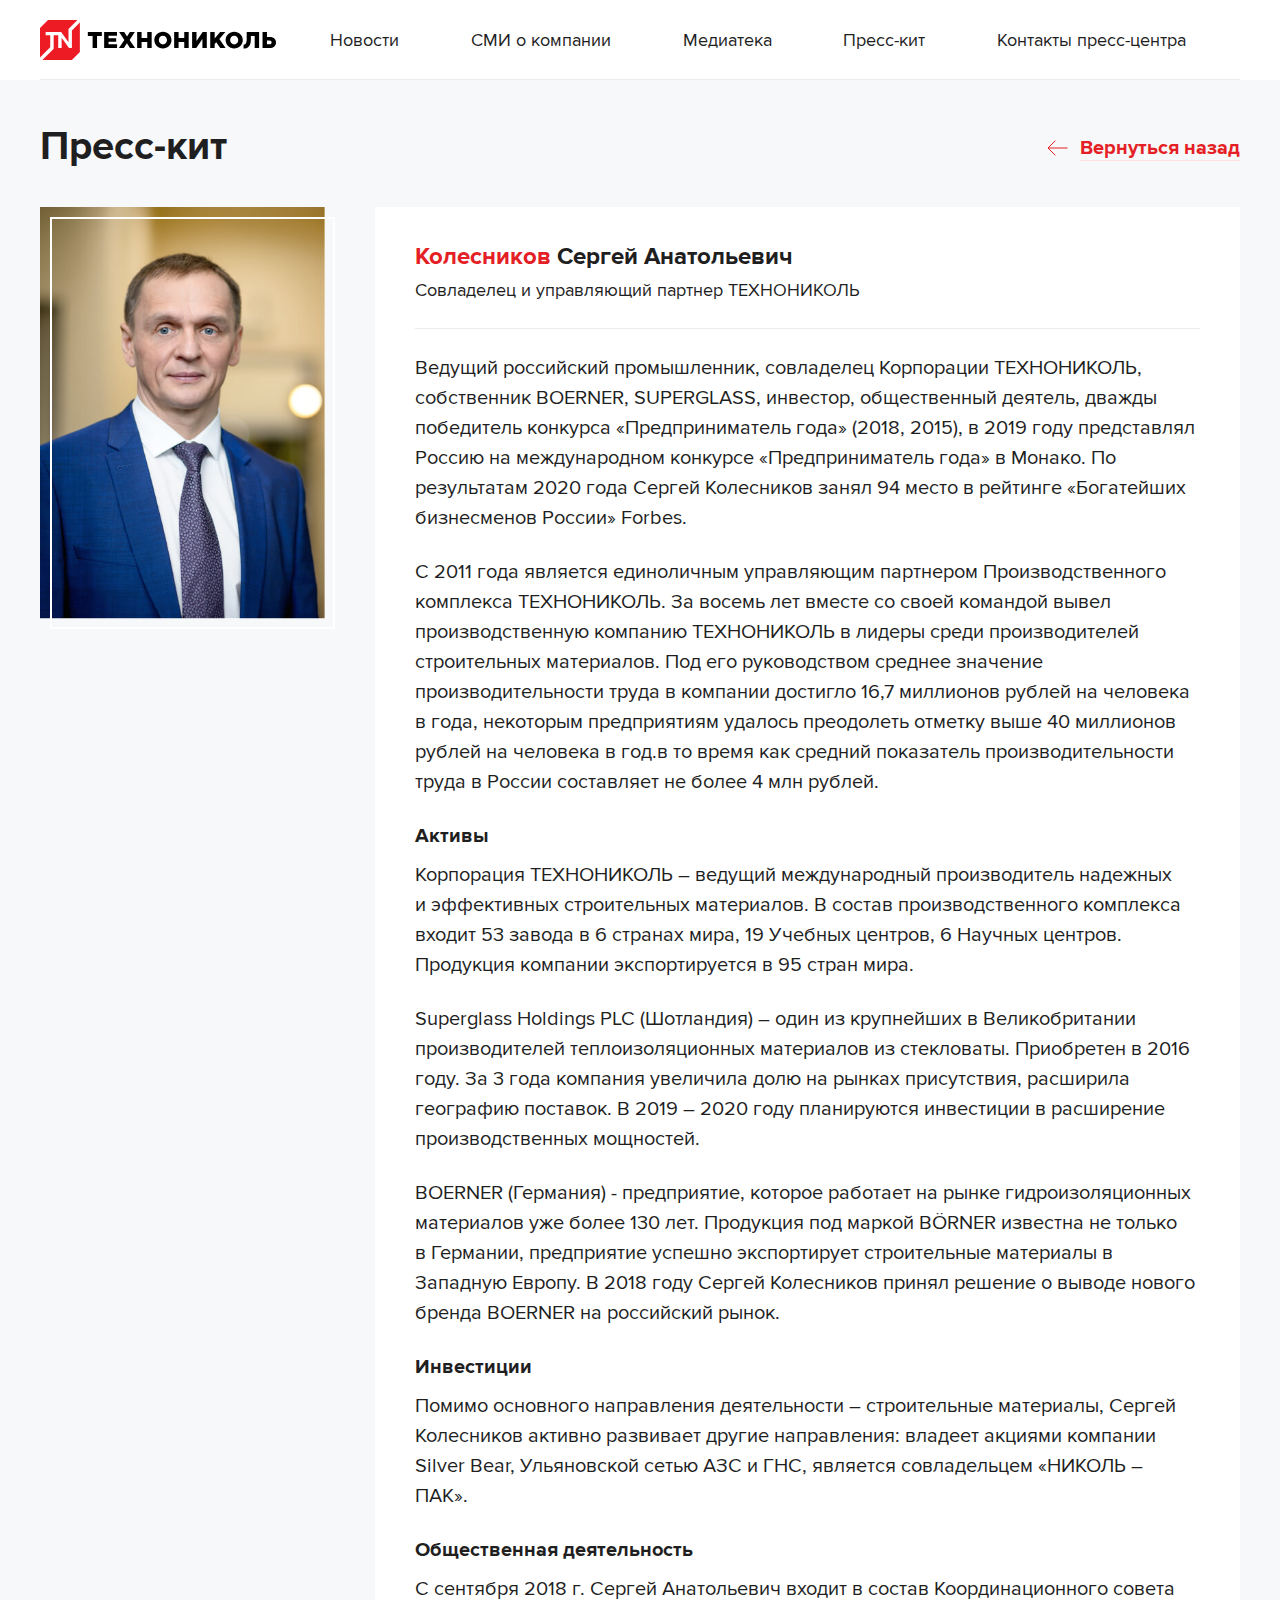
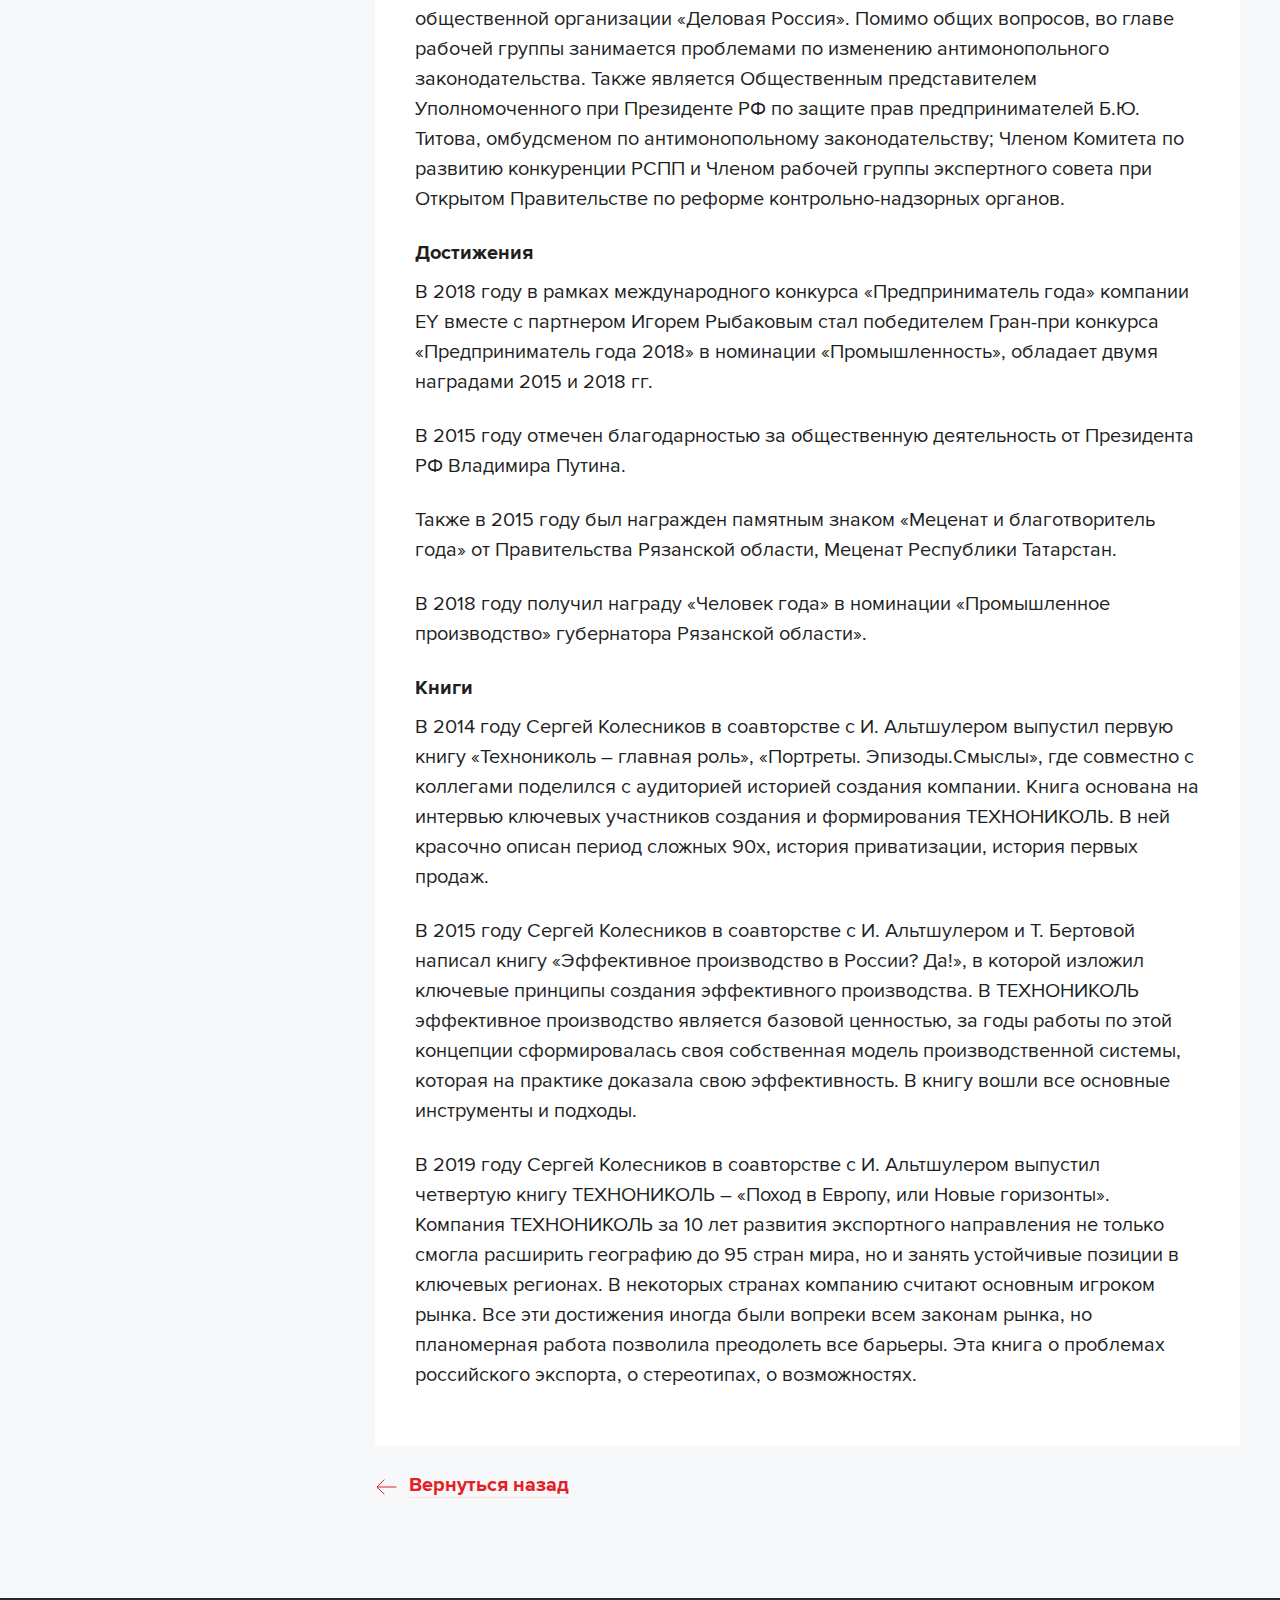
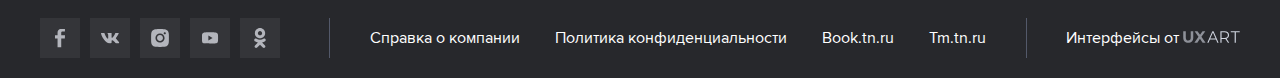
<file: press-kit-detail.html>
<!doctype html>
<html lang="ru">
<head>

    <meta charset="UTF-8">
    <meta name="viewport"
          content="width=device-width, user-scalable=no, initial-scale=1.0, maximum-scale=1.0, minimum-scale=1.0">
    <meta http-equiv="X-UA-Compatible" content="ie=edge">
    <title>Document</title>

    <link rel="stylesheet" href="js/carousel/assets/owl.carousel.min.css">
    <link rel="stylesheet" href="js/datepicker/css/datepicker.min.css">
    <link rel="stylesheet" href="js/fb/jquery.fancybox.min.css">
    <link rel="stylesheet" href="css/main.css">

</head>
<body>

<div class="wrap">
    <header>
        <div class="container">
            <div class="header-wrap">
                <a href="/" class="header-logo"></a>
                <nav>
                    <ul>
                        <li><a href="#">Новости</a></li>
                        <li><a href="#">СМИ о компании</a></li>
                        <li><a href="#">Медиатека</a></li>
                        <li><a href="#">Пресс-кит</a></li>
                        <li><a href="#">Контакты пресс-центра</a></li>
                    </ul>
                </nav>
                <div class="header-menu_open">
                    <span></span>
                </div>
            </div>
        </div>
    </header> <!-- header  -->

<div class="page">
    <div class="container">
        <div class="kit-detail-title">
            <h1 class="page-title">
                Пресс-кит
            </h1>
            <a href="#" class="page-back">
                <span><i>Вернуться</i> назад</span>
            </a>
        </div>

        <div class="kit-detail">
            <div class="kit-detail-photo">
                <img src="images/image-58.jpg" alt="">
            </div>
            <div class="kit-detail-content">
                <div class="kit-detail-wrap">
                    <div class="kit-detail-ttl">
                        <span>Колесников</span> Сергей Анатольевич
                    </div>
                    <div class="kit-detail-dsc">
                        Cовладелец и управляющий партнер ТЕХНОНИКОЛЬ
                    </div>
                    <div class="kit-detail-text content_">
                        <p>Ведущий российский промышленник, совладелец Корпорации ТЕХНОНИКОЛЬ, собственник BOERNER, SUPERGLASS, инвестор, общественный деятель, дважды победитель конкурса «Предприниматель года» (2018, 2015), в 2019 году представлял Россию на международном конкурсе «Предприниматель года» в Монако. По результатам 2020 года Сергей Колесников занял 94 место в рейтинге «Богатейших бизнесменов России» Forbes.</p>
                        <p>С 2011 года является единоличным управляющим партнером Производственного комплекса ТЕХНОНИКОЛЬ. За восемь лет вместе со своей командой вывел производственную компанию ТЕХНОНИКОЛЬ в лидеры среди производителей строительных материалов. Под его руководством среднее значение производительности труда в компании достигло 16,7 миллионов рублей на человека в года, некоторым предприятиям удалось преодолеть отметку выше 40 миллионов рублей на человека в год.в то время как средний показатель производительности труда в России составляет не более 4 млн рублей.</p>
                        <h3>Активы</h3>
                        <p>Корпорация ТЕХНОНИКОЛЬ – ведущий международный производитель надежных и эффективных строительных материалов. В состав производственного комплекса входит 53 завода в 6 странах мира, 19 Учебных центров, 6 Научных центров. Продукция компании экспортируется в 95 стран мира.</p>
                        <p>Superglass Holdings PLC (Шотландия) – один из крупнейших в Великобритании производителей теплоизоляционных материалов из стекловаты. Приобретен в 2016 году. За 3 года компания увеличила долю на рынках присутствия, расширила географию поставок. В 2019 – 2020 году планируются инвестиции в расширение производственных мощностей.</p>
                        <p>BOERNER (Германия) - предприятие, которое работает на рынке гидроизоляционных материалов уже более 130 лет. Продукция под маркой BÖRNER известна не только в Германии, предприятие успешно экспортирует строительные материалы в Западную Европу. В 2018 году Сергей Колесников принял решение о выводе нового бренда BOERNER на российский рынок.</p>
                        <h3>Инвестиции</h3>
                        <p>Помимо основного направления деятельности – строительные материалы, Сергей Колесников активно развивает другие направления: владеет акциями компании Silver Bear, Ульяновской сетью АЗС и ГНС, является совладельцем «НИКОЛЬ – ПАК».</p>
                        <h3>Общественная деятельность</h3>
                        <p>С сентября 2018 г. Сергей Анатольевич входит в состав Координационного совета общественной организации «Деловая Россия». Помимо общих вопросов, во главе рабочей группы занимается проблемами по изменению антимонопольного законодательства. Также является Общественным представителем Уполномоченного при Президенте РФ по защите прав предпринимателей Б.Ю. Титова, омбудсменом по антимонопольному законодательству; Членом Комитета по развитию конкуренции РСПП и Членом рабочей группы экспертного совета при Открытом Правительстве по реформе контрольно-надзорных органов.</p>
                        <h3>Достижения</h3>
                        <p>В 2018 году в рамках международного конкурса «Предприниматель года» компании EY вместе с партнером Игорем Рыбаковым стал победителем Гран-при конкурса «Предприниматель года 2018» в номинации «Промышленность», обладает двумя наградами 2015 и 2018 гг.</p>
                        <p>В 2015 году отмечен благодарностью за общественную деятельность от Президента РФ Владимира Путина.</p>
                        <p>Также в 2015 году был награжден памятным знаком «Меценат и благотворитель года» от Правительства Рязанской области, Меценат Республики Татарстан.</p>
                        <p>В 2018 году получил награду «Человек года» в номинации «Промышленное производство» губернатора Рязанской области».</p>
                        <h3>Книги</h3>
                        <p>В 2014 году Сергей Колесников в соавторстве с И. Альтшулером выпустил первую книгу «Технониколь – главная роль», «Портреты. Эпизоды.Смыслы», где совместно с коллегами поделился с аудиторией историей создания компании. Книга основана на интервью ключевых участников создания и формирования ТЕХНОНИКОЛЬ. В ней красочно описан период сложных 90х, история приватизации, история первых продаж.</p>
                        <p>В 2015 году Сергей Колесников в соавторстве с И. Альтшулером и Т. Бертовой написал книгу «Эффективное производство в России? Да!», в которой изложил ключевые принципы создания эффективного производства. В ТЕХНОНИКОЛЬ эффективное производство является базовой ценностью, за годы работы по этой концепции сформировалась своя собственная модель производственной системы, которая на практике доказала свою эффективность. В книгу вошли все основные инструменты и подходы.</p>
                        <p>В 2019 году Сергей Колесников в соавторстве с И. Альтшулером выпустил четвертую книгу ТЕХНОНИКОЛЬ – «Поход в Европу, или Новые горизонты». Компания ТЕХНОНИКОЛЬ за 10 лет развития экспортного направления не только смогла расширить географию до 95 стран мира, но и занять устойчивые позиции в ключевых регионах. В некоторых странах компанию считают основным игроком рынка. Все эти достижения иногда были вопреки всем законам рынка, но планомерная работа позволила преодолеть все барьеры. Эта книга о проблемах российского экспорта, о стереотипах, о возможностях.</p>
                    </div>
                </div>

                <a href="#" class="page-back">
                    <span><i>Вернуться</i> назад</span>
                </a>
            </div>
        </div>
    </div>
</div>

</div> <!-- wrap -->

<footer>
    <div class="container">
        <div class="footer-wrap">
            <ul class="footer-social">
                <li class="footer-social-item -fb"><a href="#"></a></li>
                <li class="footer-social-item -vk"><a href="#"></a></li>
                <li class="footer-social-item -ig"><a href="#"></a></li>
                <li class="footer-social-item -yt"><a href="#"></a></li>
                <li class="footer-social-item -ok"><a href="#"></a></li>
            </ul>
            <div class="footer-links">
                <ul>
                    <li><a href="#">Справка о компании</a></li>
                    <li><a href="#">Политика конфиденциальности</a></li>
                    <li><a href="#">Book.tn.ru</a></li>
                    <li><a href="#">Tm.tn.ru</a></li>
                </ul>
            </div>
            <a href="#" class="uxart-link">Интерфейсы от <span class="uxart-logo"></span></a>
        </div>
    </div>
</footer> <!-- footer -->

<script src="js/jquery-1.9.1.min.js"></script>
<script src="js/carousel/owl.carousel.min.js"></script>
<script src="js/datepicker/js/datepicker.min.js"></script>
<script src="js/fb/jquery.fancybox.min.js"></script>
<script src="js/main.js"></script>

</body>
</html>
</file>
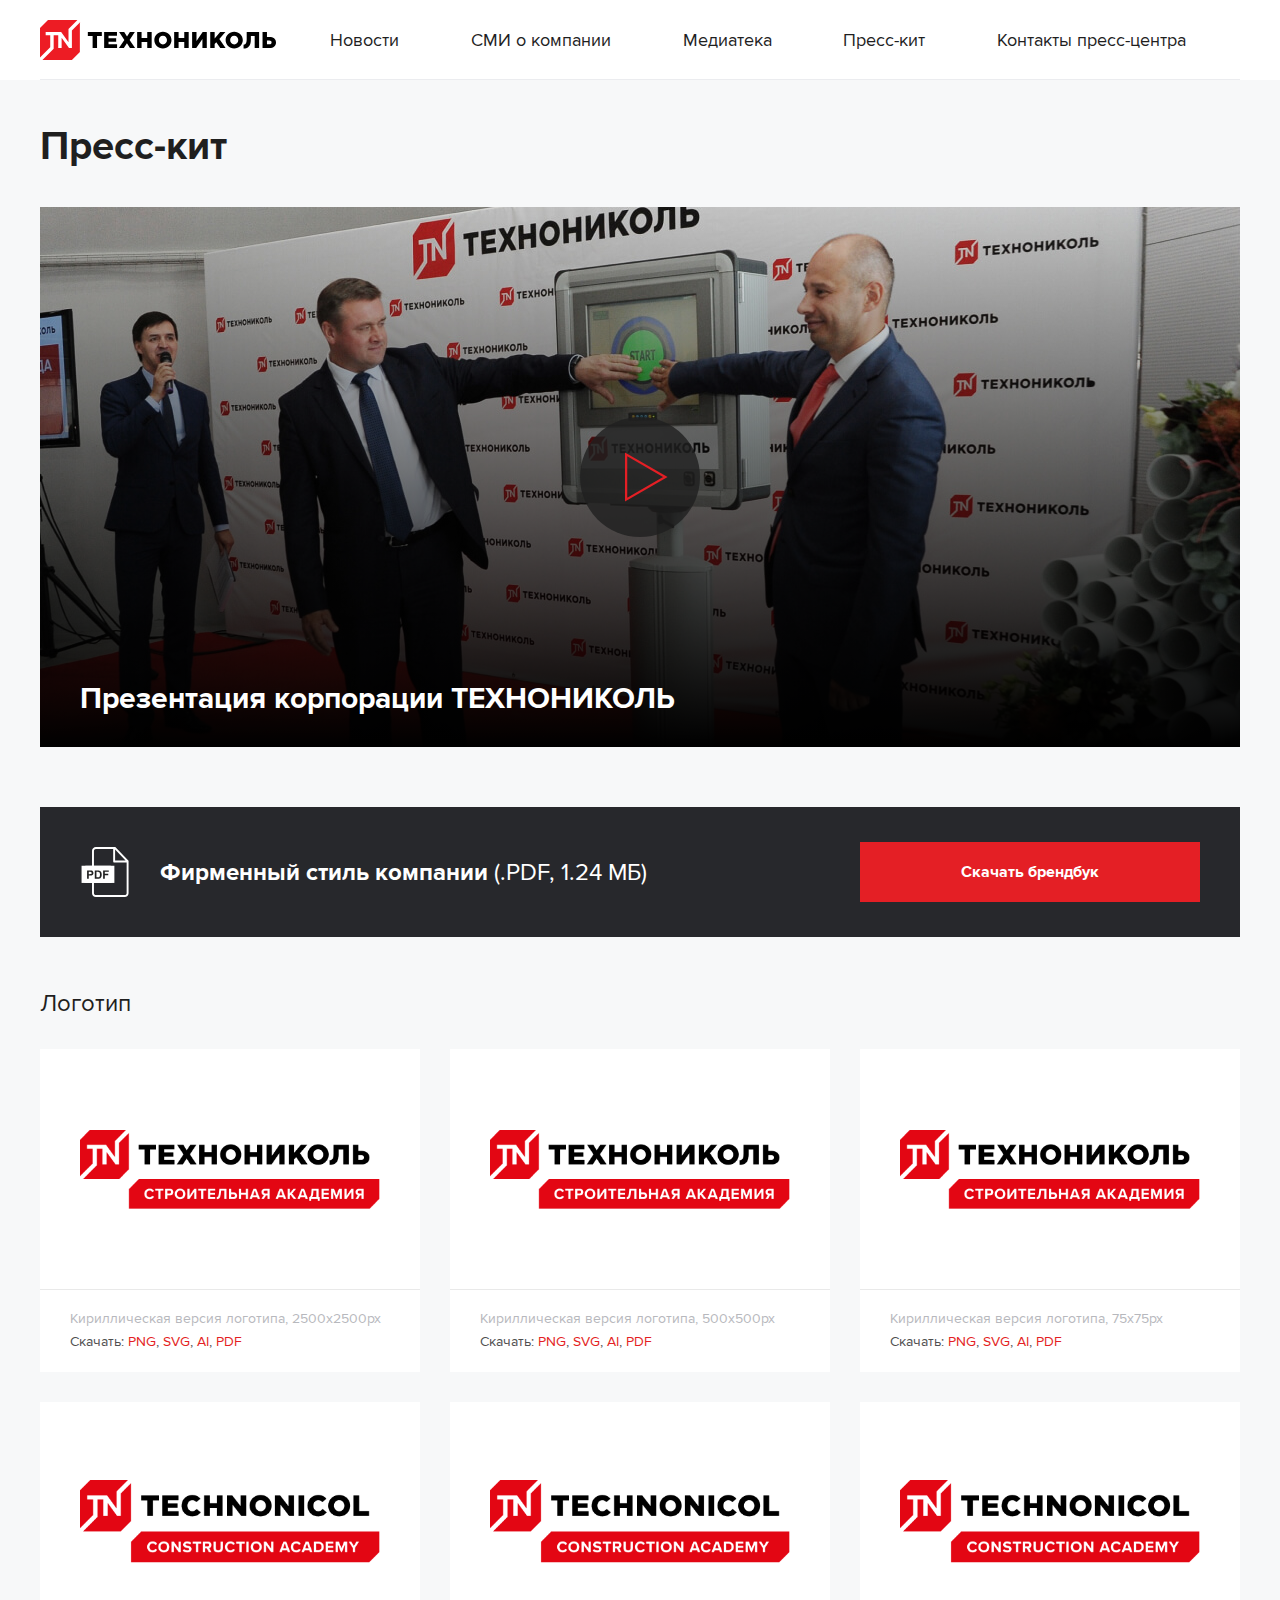
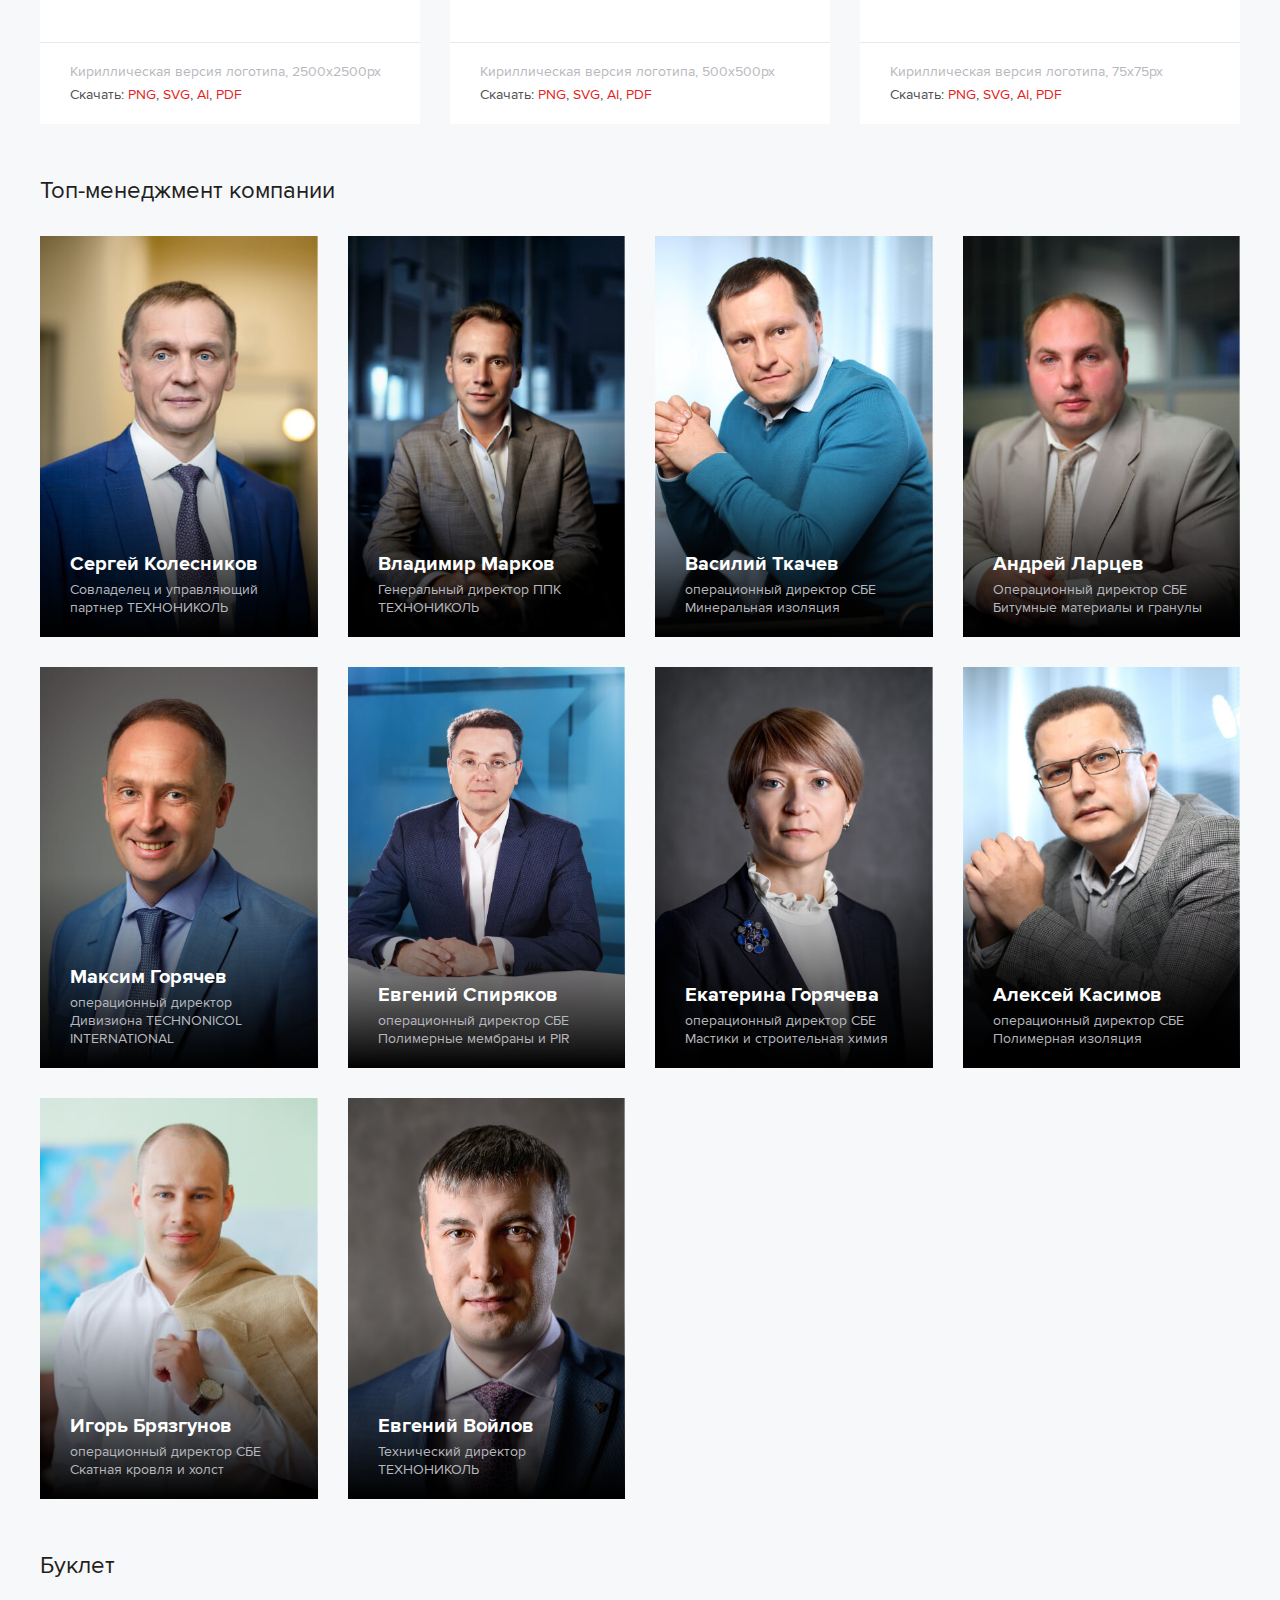
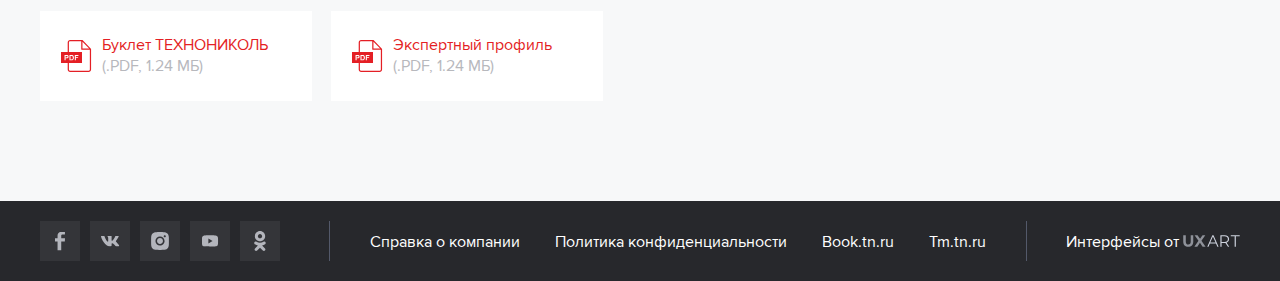
<file: press-kit.html>
<!doctype html>
<html lang="ru">
<head>

    <meta charset="UTF-8">
    <meta name="viewport"
          content="width=device-width, user-scalable=no, initial-scale=1.0, maximum-scale=1.0, minimum-scale=1.0">
    <meta http-equiv="X-UA-Compatible" content="ie=edge">
    <title>Document</title>

    <link rel="stylesheet" href="js/carousel/assets/owl.carousel.min.css">
    <link rel="stylesheet" href="js/datepicker/css/datepicker.min.css">
    <link rel="stylesheet" href="js/fb/jquery.fancybox.min.css">
    <link rel="stylesheet" href="css/main.css">

</head>
<body>

<div class="wrap">
    <header>
        <div class="container">
            <div class="header-wrap">
                <a href="/" class="header-logo"></a>
                <nav>
                    <ul>
                        <li><a href="#">Новости</a></li>
                        <li><a href="#">СМИ о компании</a></li>
                        <li><a href="#">Медиатека</a></li>
                        <li><a href="#">Пресс-кит</a></li>
                        <li><a href="#">Контакты пресс-центра</a></li>
                    </ul>
                </nav>
                <div class="header-menu_open">
                    <span></span>
                </div>
            </div>
        </div>
    </header> <!-- header  -->

<div class="page">
    <div class="container">
        <h1 class="page-title">
            Пресс-кит
        </h1>

        <div class="presskit">
            <a data-fancybox href="https://www.youtube.com/watch?v=S_dfq9rFWAE&t" class="presskit-video">
                <img src="images/image-57.jpg" alt="">
                <span class="presskit-video-title">
                    Презентация корпорации ТЕХНОНИКОЛЬ
                </span>
            </a>

            <div class="brandbook">
                <div class="brandbook-info">
                    Фирменный стиль компании <span>(.PDF, 1.24 МБ)</span>
                </div>
                <a href="#" class="brandbook-link">Скачать брендбук</a>
            </div>

            <div class="presskit-logo">
                <div class="presskit-logo-title">
                    Логотип
                </div>

                <div class="presskit-logo-enum">
                    <div class="presskit-logo-item">
                        <div class="presskit-logo-image">
                            <img src="images/logo-1.png" alt="">
                        </div>
                        <div class="presskit-logo-text">
                            <div class="presskit-logo-dsc">
                                Кириллическая версия логотипа, 2500х2500рх
                            </div>
                            <div class="presskit-logo-links">
                                Скачать: <a href="#">PNG</a>, <a href="#">SVG</a>, <a href="#">AI</a>, <a href="#">PDF</a>
                            </div>
                        </div>
                    </div>
                    <div class="presskit-logo-item">
                        <div class="presskit-logo-image">
                            <img src="images/logo-2.png" alt="">
                        </div>
                        <div class="presskit-logo-text">
                            <div class="presskit-logo-dsc">
                                Кириллическая версия логотипа, 500х500рх
                            </div>
                            <div class="presskit-logo-links">
                                Скачать: <a href="#">PNG</a>, <a href="#">SVG</a>, <a href="#">AI</a>, <a href="#">PDF</a>
                            </div>
                        </div>
                    </div>
                    <div class="presskit-logo-item">
                        <div class="presskit-logo-image">
                            <img src="images/logo-3.png" alt="">
                        </div>
                        <div class="presskit-logo-text">
                            <div class="presskit-logo-dsc">
                                Кириллическая версия логотипа, 75х75рх
                            </div>
                            <div class="presskit-logo-links">
                                Скачать: <a href="#">PNG</a>, <a href="#">SVG</a>, <a href="#">AI</a>, <a href="#">PDF</a>
                            </div>
                        </div>
                    </div>
                    <div class="presskit-logo-item">
                        <div class="presskit-logo-image">
                            <img src="images/logo-4.png" alt="">
                        </div>
                        <div class="presskit-logo-text">
                            <div class="presskit-logo-dsc">
                                Кириллическая версия логотипа, 2500х2500рх
                            </div>
                            <div class="presskit-logo-links">
                                Скачать: <a href="#">PNG</a>, <a href="#">SVG</a>, <a href="#">AI</a>, <a href="#">PDF</a>
                            </div>
                        </div>
                    </div>
                    <div class="presskit-logo-item">
                        <div class="presskit-logo-image">
                            <img src="images/logo-5.png" alt="">
                        </div>
                        <div class="presskit-logo-text">
                            <div class="presskit-logo-dsc">
                                Кириллическая версия логотипа, 500х500рх
                            </div>
                            <div class="presskit-logo-links">
                                Скачать: <a href="#">PNG</a>, <a href="#">SVG</a>, <a href="#">AI</a>, <a href="#">PDF</a>
                            </div>
                        </div>
                    </div>
                    <div class="presskit-logo-item">
                        <div class="presskit-logo-image">
                            <img src="images/logo-6.png" alt="">
                        </div>
                        <div class="presskit-logo-text">
                            <div class="presskit-logo-dsc">
                                Кириллическая версия логотипа, 75х75рх
                            </div>
                            <div class="presskit-logo-links">
                                Скачать: <a href="#">PNG</a>, <a href="#">SVG</a>, <a href="#">AI</a>, <a href="#">PDF</a>
                            </div>
                        </div>
                    </div>
                </div>
            </div>

            <div class="management">
                <div class="management-title">
                    Топ-менеджмент компании
                </div>
                <div class="management-enum">
                    <div class="management-item">
                        <img src="images/image-58.jpg" alt="">
                        <div class="management-content">
                            <div class="management-name">
                                Сергей Колесников
                            </div>
                            <div class="management-dsc">
                                Cовладелец и управляющий партнер ТЕХНОНИКОЛЬ
                            </div>
                        </div>
                    </div>
                    <div class="management-item">
                        <img src="images/image-59.jpg" alt="">
                        <div class="management-content">
                            <div class="management-name">
                                Владимир Марков
                            </div>
                            <div class="management-dsc">
                                Генеральный директор ППК ТЕХНОНИКОЛЬ
                            </div>
                        </div>
                    </div>
                    <div class="management-item">
                        <img src="images/image-60.jpg" alt="">
                        <div class="management-content">
                            <div class="management-name">
                                Василий Ткачев
                            </div>
                            <div class="management-dsc">
                                операционный директор СБЕ Минеральная изоляция
                            </div>
                        </div>
                    </div>
                    <div class="management-item">
                        <img src="images/image-61.jpg" alt="">
                        <div class="management-content">
                            <div class="management-name">
                                Андрей Ларцев
                            </div>
                            <div class="management-dsc">
                                Операционный директор СБЕ Битумные материалы и гранулы
                            </div>
                        </div>
                    </div>
                    <div class="management-item">
                        <img src="images/image-62.jpg" alt="">
                        <div class="management-content">
                            <div class="management-name">
                                Максим Горячев
                            </div>
                            <div class="management-dsc">
                                операционный директор Дивизиона TECHNONICOL INTERNATIONAL
                            </div>
                        </div>
                    </div>
                    <div class="management-item">
                        <img src="images/image-63.jpg" alt="">
                        <div class="management-content">
                            <div class="management-name">
                                Евгений Спиряков
                            </div>
                            <div class="management-dsc">
                                операционный директор СБЕ Полимерные мембраны и PIR
                            </div>
                        </div>
                    </div>
                    <div class="management-item">
                        <img src="images/image-64.jpg" alt="">
                        <div class="management-content">
                            <div class="management-name">
                                Екатерина Горячева
                            </div>
                            <div class="management-dsc">
                                операционный директор СБЕ Мастики и строительная химия
                            </div>
                        </div>
                    </div>
                    <div class="management-item">
                        <img src="images/image-65.jpg" alt="">
                        <div class="management-content">
                            <div class="management-name">
                                Алексей Касимов
                            </div>
                            <div class="management-dsc">
                                операционный директор СБЕ Полимерная изоляция
                            </div>
                        </div>
                    </div>
                    <div class="management-item">
                        <img src="images/image-66.jpg" alt="">
                        <div class="management-content">
                            <div class="management-name">
                                Игорь Брязгунов
                            </div>
                            <div class="management-dsc">
                                операционный директор СБЕ Скатная кровля и холст
                            </div>
                        </div>
                    </div>
                    <div class="management-item">
                        <img src="images/image-67.jpg" alt="">
                        <div class="management-content">
                            <div class="management-name">
                                Евгений Войлов
                            </div>
                            <div class="management-dsc">
                                Технический директор ТЕХНОНИКОЛЬ
                            </div>
                        </div>
                    </div>
                </div>
            </div>

            <div class="booklet">
                <div class="management-title">
                    Буклет
                </div>
                <div class="booklet-enum">
                    <a href="#" class="content-file pdf">
                        Буклет ТЕХНОНИКОЛЬ <span>(.PDF, 1.24 МБ)</span>
                    </a>
                    <a href="#" class="content-file pdf">
                        Экспертный профиль <span>(.PDF, 1.24 МБ)</span>
                    </a>
                </div>
            </div>
        </div>
    </div>
</div>

</div> <!-- wrap -->

<footer>
    <div class="container">
        <div class="footer-wrap">
            <ul class="footer-social">
                <li class="footer-social-item -fb"><a href="#"></a></li>
                <li class="footer-social-item -vk"><a href="#"></a></li>
                <li class="footer-social-item -ig"><a href="#"></a></li>
                <li class="footer-social-item -yt"><a href="#"></a></li>
                <li class="footer-social-item -ok"><a href="#"></a></li>
            </ul>
            <div class="footer-links">
                <ul>
                    <li><a href="#">Справка о компании</a></li>
                    <li><a href="#">Политика конфиденциальности</a></li>
                    <li><a href="#">Book.tn.ru</a></li>
                    <li><a href="#">Tm.tn.ru</a></li>
                </ul>
            </div>
            <a href="#" class="uxart-link">Интерфейсы от <span class="uxart-logo"></span></a>
        </div>
    </div>
</footer> <!-- footer -->

<script src="js/jquery-1.9.1.min.js"></script>
<script src="js/carousel/owl.carousel.min.js"></script>
<script src="js/datepicker/js/datepicker.min.js"></script>
<script src="js/fb/jquery.fancybox.min.js"></script>
<script src="js/main.js"></script>

</body>
</html>
</file>
